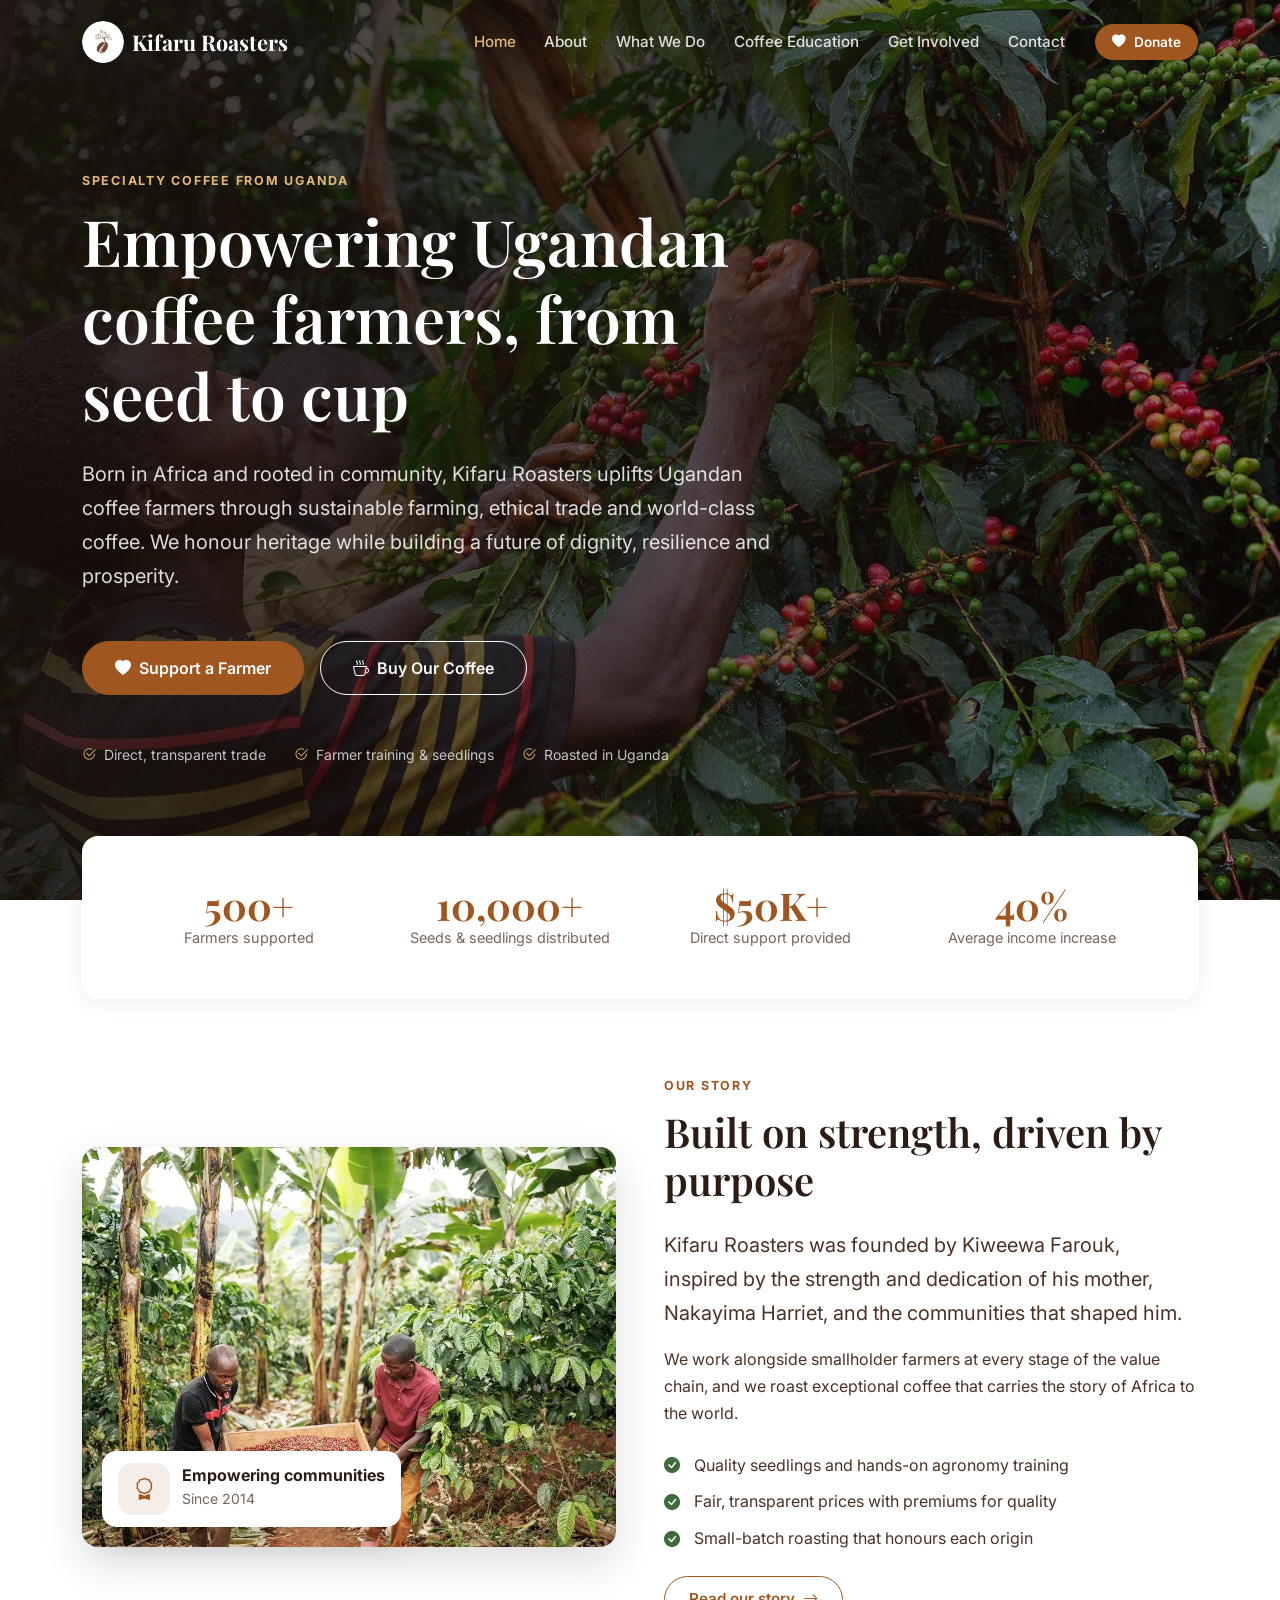
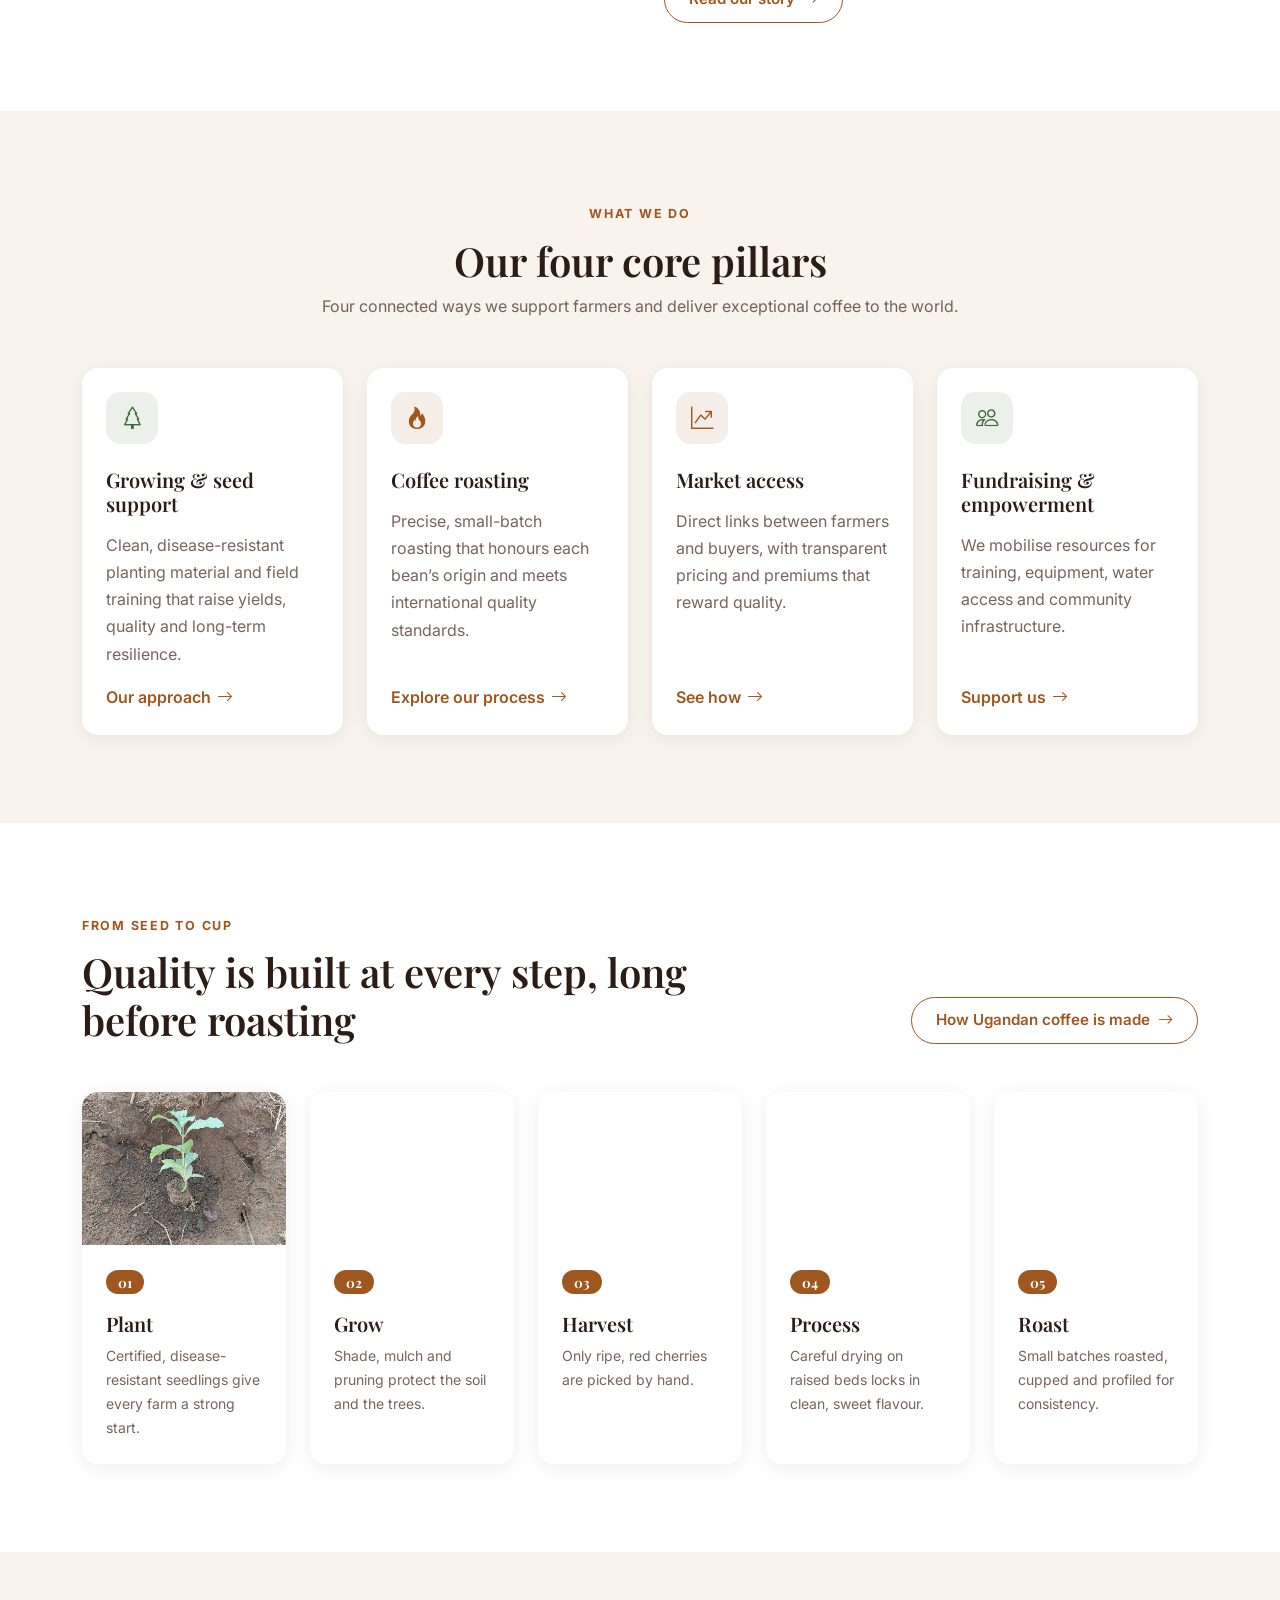
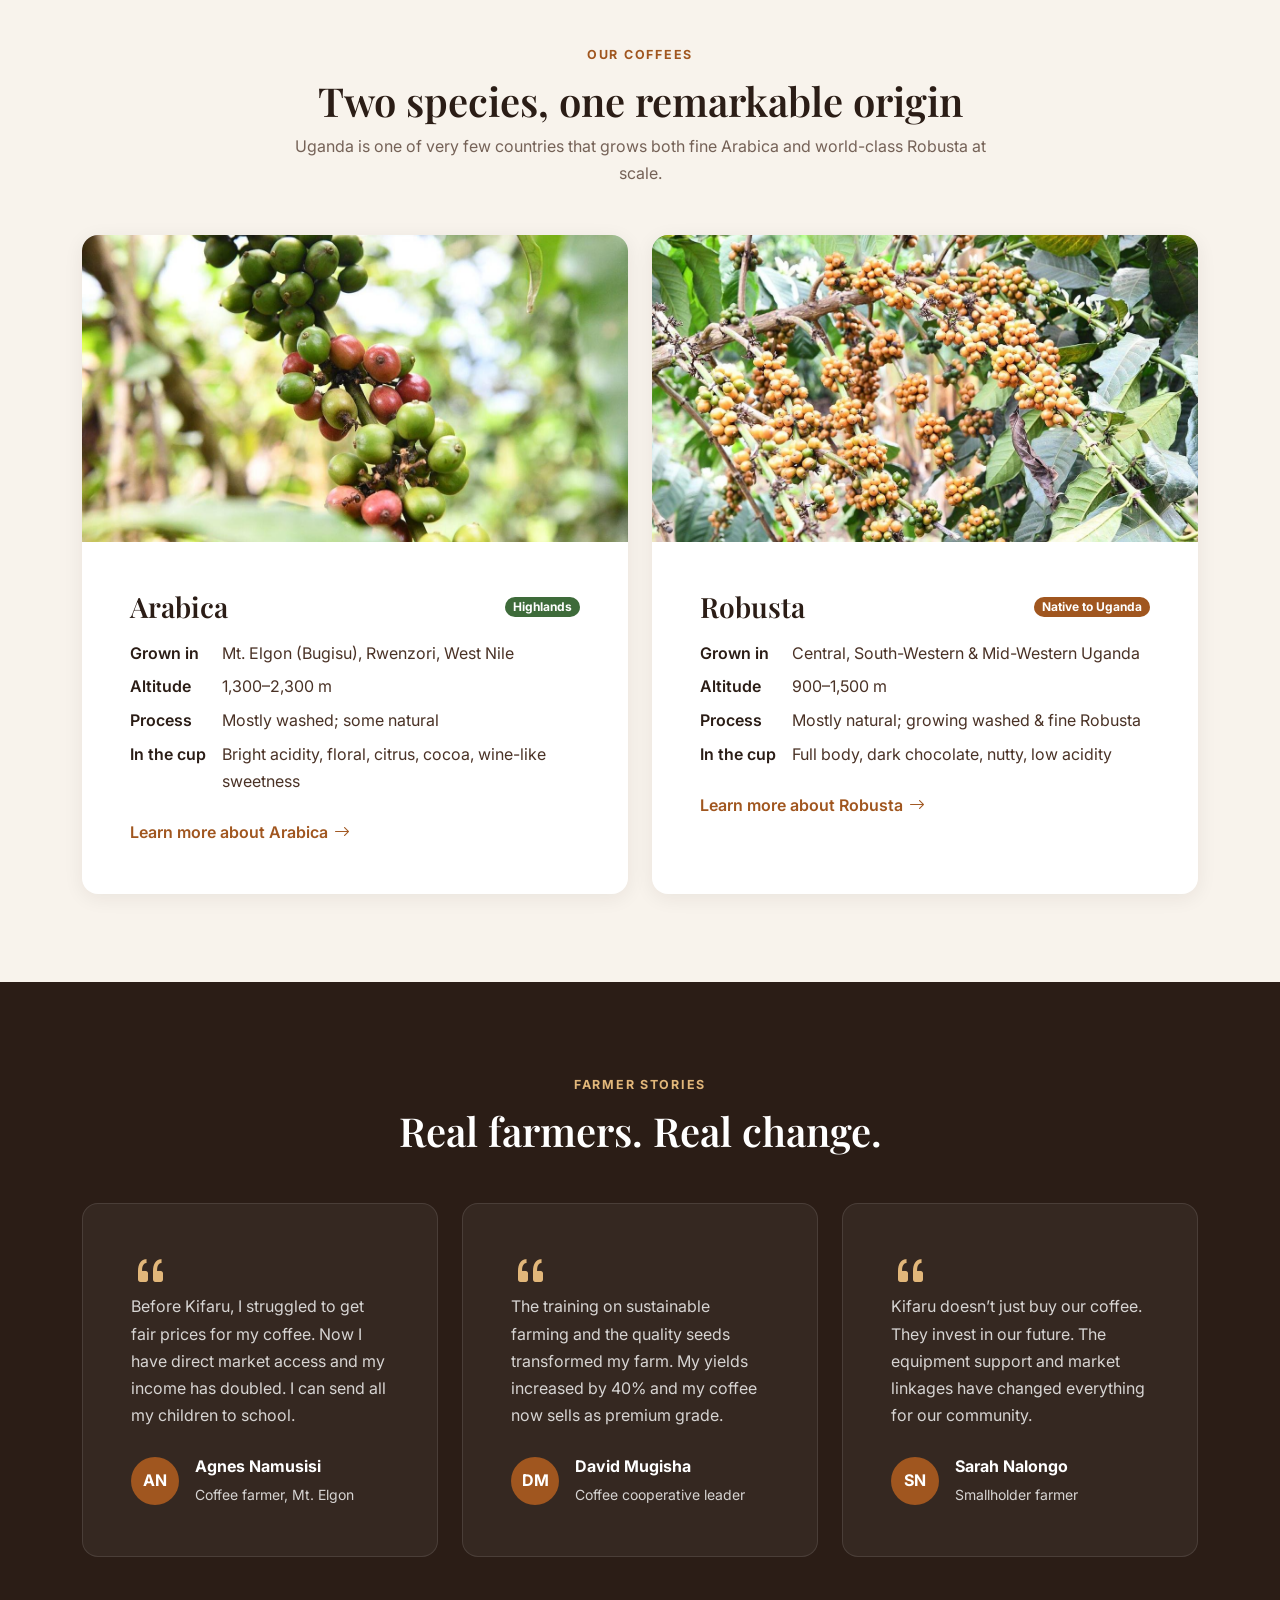
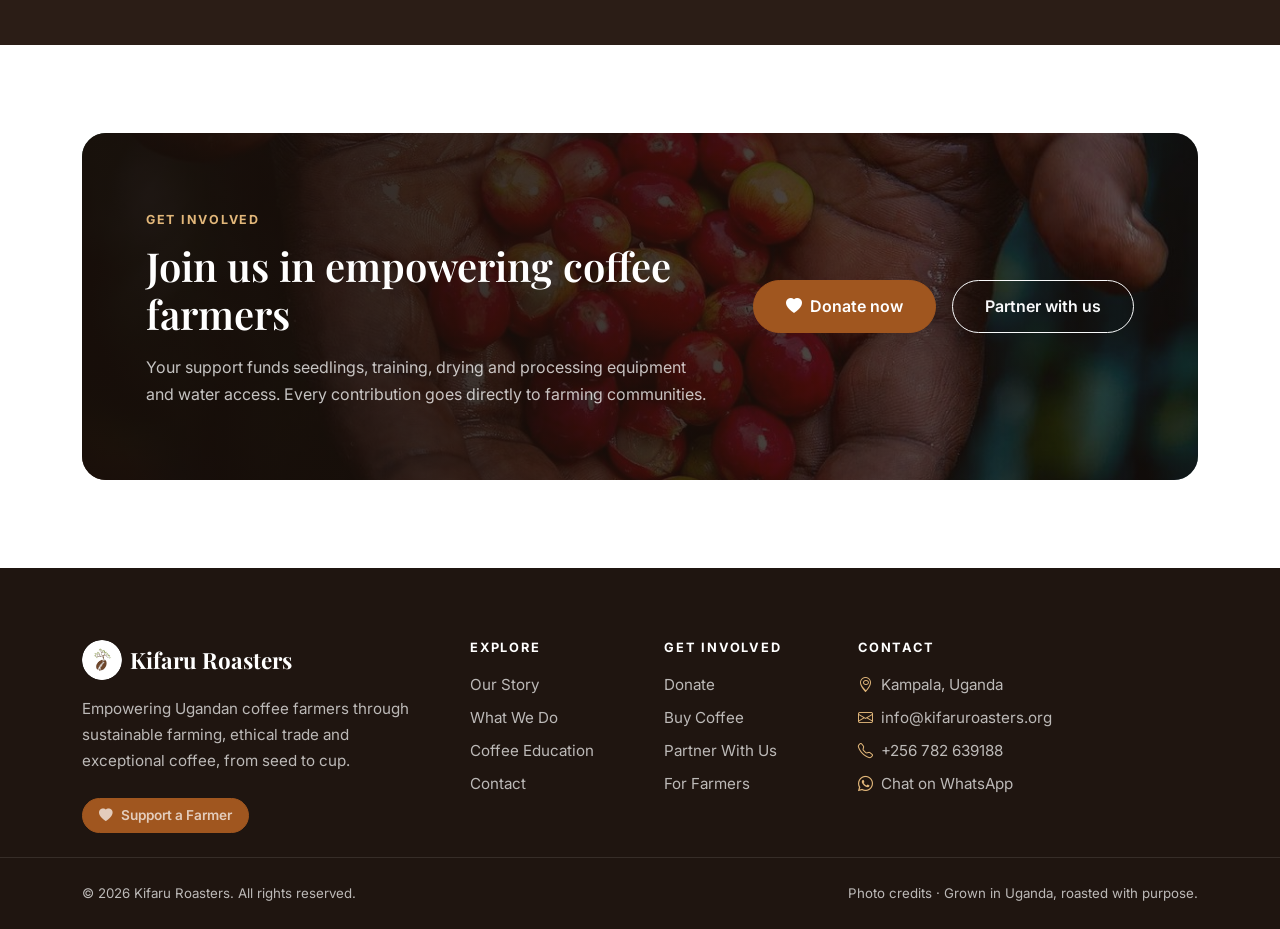
<file: index.html>
<!DOCTYPE html>
<html lang="en">

<head>
  <meta charset="utf-8">
  <meta name="viewport" content="width=device-width, initial-scale=1">
  <title>Kifaru Roasters | Empowering Ugandan Coffee Farmers</title>
  <meta name="description" content="Born in Africa and rooted in community, Kifaru Roasters uplifts Ugandan coffee farmers through sustainable farming, ethical trade and world-class coffee.">
  <link rel="canonical" href="https://kifaruroasters.com/">
  <meta name="theme-color" content="#2b1d16">

  <meta property="og:type" content="website">
  <meta property="og:site_name" content="Kifaru Roasters">
  <meta property="og:url" content="https://kifaruroasters.com/">
  <meta property="og:title" content="Kifaru Roasters | Empowering Ugandan Coffee Farmers">
  <meta property="og:description" content="Born in Africa and rooted in community, Kifaru Roasters uplifts Ugandan coffee farmers through sustainable farming, ethical trade and world-class coffee.">
  <meta property="og:image" content="https://kifaruroasters.com/assets/img/photos/hero.jpg">
  <meta name="twitter:card" content="summary_large_image">

  <link rel="icon" href="assets/img/favicon.png">
  <link rel="apple-touch-icon" href="assets/img/apple-touch-icon.png">

  <link rel="preconnect" href="https://fonts.googleapis.com">
  <link rel="preconnect" href="https://fonts.gstatic.com" crossorigin>
  <link href="https://fonts.googleapis.com/css2?family=Inter:wght@400;500;600;700&family=Playfair+Display:ital,wght@0,500;0,600;0,700;1,500&display=swap" rel="stylesheet">

  <link href="assets/vendor/bootstrap/css/bootstrap.min.css" rel="stylesheet">
  <link href="assets/vendor/bootstrap-icons/bootstrap-icons.min.css" rel="stylesheet">
  <link href="assets/vendor/aos/aos.css" rel="stylesheet">
  <link href="assets/css/main.css" rel="stylesheet">
  <script type="application/ld+json">
  {
    "@context": "https://schema.org",
    "@type": "Organization",
    "name": "Kifaru Roasters",
    "url": "https://kifaruroasters.com/",
    "logo": "https://kifaruroasters.com/assets/img/logo.png",
    "email": "info@kifaruroasters.org",
    "telephone": "+256 782 639188",
    "founder": { "@type": "Person", "name": "Kiweewa Farouk" },
    "address": { "@type": "PostalAddress", "addressLocality": "Kampala", "addressCountry": "UG" },
    "description": "Purpose-driven Ugandan coffee company supporting smallholder farmers with seedlings, training and fair market access, and roasting specialty Ugandan coffee."
  }
  </script>
</head>

<body>
  <a class="visually-hidden-focusable position-absolute top-0 start-0 m-2 btn btn-primary" style="z-index:2000" href="#main">Skip to content</a>

  <nav class="navbar navbar-expand-lg navbar-dark navbar-kf fixed-top" aria-label="Main navigation">
    <div class="container">
      <a class="navbar-brand d-flex align-items-center gap-2" href="index.html">
        <img src="assets/img/logo.png" alt="" width="42" height="42" class="rounded-circle">
        <span>Kifaru Roasters</span>
      </a>
      <button class="navbar-toggler" type="button" data-bs-toggle="collapse" data-bs-target="#mainNav" aria-controls="mainNav" aria-expanded="false" aria-label="Toggle navigation">
        <span class="navbar-toggler-icon"></span>
      </button>
      <div class="collapse navbar-collapse" id="mainNav">
        <ul class="navbar-nav ms-auto mb-3 mb-lg-0 align-items-lg-center">
            <li class="nav-item"><a class="nav-link active" href="index.html" aria-current="page">Home</a></li>
            <li class="nav-item"><a class="nav-link" href="about.html">About</a></li>
            <li class="nav-item"><a class="nav-link" href="services.html">What We Do</a></li>
            <li class="nav-item"><a class="nav-link" href="coffee-education.html">Coffee Education</a></li>
            <li class="nav-item"><a class="nav-link" href="get-involved.html">Get Involved</a></li>
            <li class="nav-item"><a class="nav-link" href="contact.html">Contact</a></li>
        </ul>
        <a href="get-involved.html#donate" class="btn btn-primary btn-sm ms-lg-3"><i class="bi bi-heart-fill"></i> Donate</a>
      </div>
    </div>
  </nav>

  <main id="main">

    <section class="hero d-flex align-items-center" style="background-image: url('assets/img/photos/hero.jpg')">
      <div class="container">
        <div class="row">
          <div class="col-lg-9 col-xl-8" data-aos="fade-up">
            <span class="eyebrow">Specialty coffee from Uganda</span>
            <h1 class="display-3 mb-4">Empowering Ugandan coffee farmers, from seed to cup</h1>
            <p class="lead mb-5 pe-lg-5">Born in Africa and rooted in community, Kifaru Roasters uplifts Ugandan coffee farmers through sustainable farming, ethical trade and world-class coffee. We honour heritage while building a future of dignity, resilience and prosperity.</p>
            <div class="d-flex flex-wrap gap-3 mb-5">
              <a href="get-involved.html#donate" class="btn btn-primary btn-lg"><i class="bi bi-heart-fill"></i> Support a Farmer</a>
              <a href="get-involved.html#buy" class="btn btn-outline-light btn-lg"><i class="bi bi-cup-hot"></i> Buy Our Coffee</a>
            </div>
            <ul class="list-inline small mb-0 text-white text-opacity-75">
              <li class="list-inline-item me-4"><i class="bi bi-check2-circle text-crema me-1"></i> Direct, transparent trade</li>
              <li class="list-inline-item me-4"><i class="bi bi-check2-circle text-crema me-1"></i> Farmer training &amp; seedlings</li>
              <li class="list-inline-item"><i class="bi bi-check2-circle text-crema me-1"></i> Roasted in Uganda</li>
            </ul>
          </div>
        </div>
      </div>
    </section>

    <section class="pb-5">
      <div class="container">
        <div class="card stats-bar p-4 p-lg-5">
          <div class="row g-4 text-center">
          <div class="col-6 col-lg-3" data-aos="fade-up" data-aos-delay="0">
            <div class="stat-value">500+</div>
            <div class="stat-label">Farmers supported</div>
          </div>
          <div class="col-6 col-lg-3" data-aos="fade-up" data-aos-delay="100">
            <div class="stat-value">10,000+</div>
            <div class="stat-label">Seeds &amp; seedlings distributed</div>
          </div>
          <div class="col-6 col-lg-3" data-aos="fade-up" data-aos-delay="200">
            <div class="stat-value">$50K+</div>
            <div class="stat-label">Direct support provided</div>
          </div>
          <div class="col-6 col-lg-3" data-aos="fade-up" data-aos-delay="300">
            <div class="stat-value">40%</div>
            <div class="stat-label">Average income increase</div>
          </div>
          </div>
        </div>
      </div>
    </section>

    <section class="section pt-4" id="story">
      <div class="container">
        <div class="row align-items-center g-4 g-lg-5">
          <div class="col-lg-6" data-aos="fade-right">
            <div class="photo-wrap">
              <div class="photo ratio ratio-4x3"><img src="assets/img/photos/harvest-tray.jpg" alt="Two Ugandan farmers carry a tray of freshly picked red coffee cherries between coffee and banana plants" width="1080" height="720" class="img-cover" loading="lazy" decoding="async"></div>
              <div class="photo-badge">
                <span class="icon-badge"><i class="bi bi-award"></i></span>
                <span><strong>Empowering communities</strong><small>Since 2014</small></span>
              </div>
            </div>
          </div>
          <div class="col-lg-6" data-aos="fade-left">
            <span class="eyebrow">Our story</span>
            <h2 class="display-6 mb-4">Built on strength, driven by purpose</h2>
            <p class="lead">Kifaru Roasters was founded by Kiweewa Farouk, inspired by the strength and dedication of his mother, Nakayima Harriet, and the communities that shaped him.</p>
            <p>We work alongside smallholder farmers at every stage of the value chain, and we roast exceptional coffee that carries the story of Africa to the world.</p>
            <ul class="list-check my-4">
              <li>Quality seedlings and hands-on agronomy training</li>
              <li>Fair, transparent prices with premiums for quality</li>
              <li>Small-batch roasting that honours each origin</li>
            </ul>
            <a href="about.html" class="btn btn-outline-primary">Read our story <i class="bi bi-arrow-right"></i></a>
          </div>
        </div>
      </div>
    </section>

    <section class="section bg-cream" id="pillars">
      <div class="container">
        <div class="section-header" data-aos="fade-up">
          <span class="eyebrow">What we do</span>
          <h2 class="display-6">Our four core pillars</h2>
          <p class="text-body-secondary mb-0">Four connected ways we support farmers and deliver exceptional coffee to the world.</p>
        </div>
        <div class="row g-4">
          <div class="col-md-6 col-lg-3" data-aos="fade-up" data-aos-delay="0">
            <div class="card card-hover h-100 p-4">
              <span class="icon-badge is-leaf mb-4"><i class="bi bi-tree"></i></span>
              <h3 class="h5 mb-3">Growing &amp; seed support</h3>
              <p class="text-body-secondary flex-grow-1">Clean, disease-resistant planting material and field training that raise yields, quality and long-term resilience.</p>
              <a href="services.html#growing" class="link-arrow">Our approach <i class="bi bi-arrow-right"></i></a>
            </div>
          </div>
          <div class="col-md-6 col-lg-3" data-aos="fade-up" data-aos-delay="100">
            <div class="card card-hover h-100 p-4">
              <span class="icon-badge mb-4"><i class="bi bi-fire"></i></span>
              <h3 class="h5 mb-3">Coffee roasting</h3>
              <p class="text-body-secondary flex-grow-1">Precise, small-batch roasting that honours each bean&rsquo;s origin and meets international quality standards.</p>
              <a href="services.html#roasting" class="link-arrow">Explore our process <i class="bi bi-arrow-right"></i></a>
            </div>
          </div>
          <div class="col-md-6 col-lg-3" data-aos="fade-up" data-aos-delay="200">
            <div class="card card-hover h-100 p-4">
              <span class="icon-badge mb-4"><i class="bi bi-graph-up-arrow"></i></span>
              <h3 class="h5 mb-3">Market access</h3>
              <p class="text-body-secondary flex-grow-1">Direct links between farmers and buyers, with transparent pricing and premiums that reward quality.</p>
              <a href="services.html#market" class="link-arrow">See how <i class="bi bi-arrow-right"></i></a>
            </div>
          </div>
          <div class="col-md-6 col-lg-3" data-aos="fade-up" data-aos-delay="300">
            <div class="card card-hover h-100 p-4">
              <span class="icon-badge is-leaf mb-4"><i class="bi bi-people"></i></span>
              <h3 class="h5 mb-3">Fundraising &amp; empowerment</h3>
              <p class="text-body-secondary flex-grow-1">We mobilise resources for training, equipment, water access and community infrastructure.</p>
              <a href="get-involved.html#donate" class="link-arrow">Support us <i class="bi bi-arrow-right"></i></a>
            </div>
          </div>
        </div>
      </div>
    </section>

    <section class="section" id="seed-to-cup">
      <div class="container">
        <div class="row align-items-end mb-5 g-4">
          <div class="col-lg-7" data-aos="fade-up">
            <span class="eyebrow">From seed to cup</span>
            <h2 class="display-6 mb-0">Quality is built at every step, long before roasting</h2>
          </div>
          <div class="col-lg-5 text-lg-end" data-aos="fade-up">
            <a href="coffee-education.html#processing" class="btn btn-outline-primary">How Ugandan coffee is made <i class="bi bi-arrow-right"></i></a>
          </div>
        </div>
        <div class="row row-cols-1 row-cols-sm-2 row-cols-lg-5 g-4">
          <div class="col" data-aos="fade-up" data-aos-delay="0">
            <div class="card h-100 overflow-hidden">
              <div class="ratio ratio-4x3"><img src="assets/img/photos/seedling-planting.jpg" alt="A young coffee seedling freshly transplanted into a planting hole" width="800" height="1062" class="img-cover" loading="lazy" decoding="async"></div>
              <div class="card-body p-4">
                <span class="step-num">01</span>
                <h3 class="h5 mt-3 mb-2">Plant</h3>
                <p class="small text-body-secondary mb-0">Certified, disease-resistant seedlings give every farm a strong start.</p>
              </div>
            </div>
          </div>
          <div class="col" data-aos="fade-up" data-aos-delay="100">
            <div class="card h-100 overflow-hidden">
              <div class="ratio ratio-4x3"><img src="assets/img/photos/agroforestry.jpg" alt="Coffee growing under banana plants on a Ugandan smallholder farm" width="1600" height="900" class="img-cover" loading="lazy" decoding="async"></div>
              <div class="card-body p-4">
                <span class="step-num">02</span>
                <h3 class="h5 mt-3 mb-2">Grow</h3>
                <p class="small text-body-secondary mb-0">Shade, mulch and pruning protect the soil and the trees.</p>
              </div>
            </div>
          </div>
          <div class="col" data-aos="fade-up" data-aos-delay="200">
            <div class="card h-100 overflow-hidden">
              <div class="ratio ratio-4x3"><img src="assets/img/photos/hand-picking.jpg" alt="A farmer&amp;rsquo;s hand selectively picking ripe red coffee cherries" width="1200" height="800" class="img-cover" loading="lazy" decoding="async"></div>
              <div class="card-body p-4">
                <span class="step-num">03</span>
                <h3 class="h5 mt-3 mb-2">Harvest</h3>
                <p class="small text-body-secondary mb-0">Only ripe, red cherries are picked by hand.</p>
              </div>
            </div>
          </div>
          <div class="col" data-aos="fade-up" data-aos-delay="300">
            <div class="card h-100 overflow-hidden">
              <div class="ratio ratio-4x3"><img src="assets/img/photos/raised-beds.jpg" alt="Two women spreading coffee cherries on a raised drying bed" width="1200" height="900" class="img-cover" loading="lazy" decoding="async"></div>
              <div class="card-body p-4">
                <span class="step-num">04</span>
                <h3 class="h5 mt-3 mb-2">Process</h3>
                <p class="small text-body-secondary mb-0">Careful drying on raised beds locks in clean, sweet flavour.</p>
              </div>
            </div>
          </div>
          <div class="col" data-aos="fade-up" data-aos-delay="400">
            <div class="card h-100 overflow-hidden">
              <div class="ratio ratio-4x3"><img src="assets/img/photos/roaster-at-work.jpg" alt="A roaster in a white coat checking beans in a drum roaster in Uganda" width="1200" height="800" class="img-cover" loading="lazy" decoding="async"></div>
              <div class="card-body p-4">
                <span class="step-num">05</span>
                <h3 class="h5 mt-3 mb-2">Roast</h3>
                <p class="small text-body-secondary mb-0">Small batches roasted, cupped and profiled for consistency.</p>
              </div>
            </div>
          </div>
        </div>
      </div>
    </section>

    <section class="section bg-cream" id="coffee-types">
      <div class="container">
        <div class="section-header" data-aos="fade-up">
          <span class="eyebrow">Our coffees</span>
          <h2 class="display-6">Two species, one remarkable origin</h2>
          <p class="text-body-secondary mb-0">Uganda is one of very few countries that grows both fine Arabica and world-class Robusta at scale.</p>
        </div>
        <div class="row g-4">
          <div class="col-lg-6" data-aos="fade-up" data-aos-delay="0">
            <div class="card h-100 overflow-hidden">
              <div class="ratio ratio-16x9"><img src="assets/img/photos/ripe-cherries.jpg" alt="Clusters of ripening red and green coffee cherries on a Ugandan coffee branch" width="1200" height="800" class="img-cover" loading="lazy" decoding="async"></div>
              <div class="card-body p-4 p-lg-5">
                <div class="d-flex align-items-center justify-content-between mb-3">
                  <h3 class="h3 mb-0">Arabica</h3>
                  <span class="badge rounded-pill text-bg-success">Highlands</span>
                </div>
                <dl class="fact-list mb-4">
                  <dt>Grown in</dt><dd>Mt. Elgon (Bugisu), Rwenzori, West Nile</dd>
                  <dt>Altitude</dt><dd>1,300&ndash;2,300 m</dd>
                  <dt>Process</dt><dd>Mostly washed; some natural</dd>
                  <dt>In the cup</dt><dd>Bright acidity, floral, citrus, cocoa, wine-like sweetness</dd>
                </dl>
                <a href="coffee-education.html#arabica" class="link-arrow">Learn more about Arabica <i class="bi bi-arrow-right"></i></a>
              </div>
            </div>
          </div>
          <div class="col-lg-6" data-aos="fade-up" data-aos-delay="100">
            <div class="card h-100 overflow-hidden">
              <div class="ratio ratio-16x9"><img src="assets/img/photos/robusta-clusters.jpg" alt="Dense clusters of ripening Robusta coffee cherries along a branch" width="1200" height="800" class="img-cover" loading="lazy" decoding="async"></div>
              <div class="card-body p-4 p-lg-5">
                <div class="d-flex align-items-center justify-content-between mb-3">
                  <h3 class="h3 mb-0">Robusta</h3>
                  <span class="badge rounded-pill text-bg-primary">Native to Uganda</span>
                </div>
                <dl class="fact-list mb-4">
                  <dt>Grown in</dt><dd>Central, South-Western &amp; Mid-Western Uganda</dd>
                  <dt>Altitude</dt><dd>900&ndash;1,500 m</dd>
                  <dt>Process</dt><dd>Mostly natural; growing washed &amp; fine Robusta</dd>
                  <dt>In the cup</dt><dd>Full body, dark chocolate, nutty, low acidity</dd>
                </dl>
                <a href="coffee-education.html#robusta" class="link-arrow">Learn more about Robusta <i class="bi bi-arrow-right"></i></a>
              </div>
            </div>
          </div>
        </div>
      </div>
    </section>

    <section class="section bg-espresso" id="stories">
      <div class="container">
        <div class="section-header" data-aos="fade-up">
          <span class="eyebrow">Farmer stories</span>
          <h2 class="display-6">Real farmers. Real change.</h2>
        </div>
        <div class="row g-4">
          <div class="col-lg-4" data-aos="fade-up" data-aos-delay="0">
            <figure class="card quote-card h-100 p-4 p-lg-5 mb-0">
              <i class="bi bi-quote" aria-hidden="true"></i>
              <blockquote class="flex-grow-1 mb-4"><p class="mb-0">Before Kifaru, I struggled to get fair prices for my coffee. Now I have direct market access and my income has doubled. I can send all my children to school.</p></blockquote>
              <figcaption class="d-flex align-items-center gap-3">
                <span class="avatar" aria-hidden="true">AN</span>
                <span><strong class="d-block text-white">Agnes Namusisi</strong><small>Coffee farmer, Mt. Elgon</small></span>
              </figcaption>
            </figure>
          </div>
          <div class="col-lg-4" data-aos="fade-up" data-aos-delay="100">
            <figure class="card quote-card h-100 p-4 p-lg-5 mb-0">
              <i class="bi bi-quote" aria-hidden="true"></i>
              <blockquote class="flex-grow-1 mb-4"><p class="mb-0">The training on sustainable farming and the quality seeds transformed my farm. My yields increased by 40% and my coffee now sells as premium grade.</p></blockquote>
              <figcaption class="d-flex align-items-center gap-3">
                <span class="avatar" aria-hidden="true">DM</span>
                <span><strong class="d-block text-white">David Mugisha</strong><small>Coffee cooperative leader</small></span>
              </figcaption>
            </figure>
          </div>
          <div class="col-lg-4" data-aos="fade-up" data-aos-delay="200">
            <figure class="card quote-card h-100 p-4 p-lg-5 mb-0">
              <i class="bi bi-quote" aria-hidden="true"></i>
              <blockquote class="flex-grow-1 mb-4"><p class="mb-0">Kifaru doesn&rsquo;t just buy our coffee. They invest in our future. The equipment support and market linkages have changed everything for our community.</p></blockquote>
              <figcaption class="d-flex align-items-center gap-3">
                <span class="avatar" aria-hidden="true">SN</span>
                <span><strong class="d-block text-white">Sarah Nalongo</strong><small>Smallholder farmer</small></span>
              </figcaption>
            </figure>
          </div>
        </div>
      </div>
    </section>

    <section class="section">
      <div class="container">
        <div class="cta-banner p-4 p-md-5" style="background-image: url('assets/img/photos/cherries-in-hands.jpg')" data-aos="zoom-in">
          <div class="row align-items-center g-4 py-lg-4 px-lg-3">
            <div class="col-lg-7">
              <span class="eyebrow">Get involved</span>
              <h2 class="display-6 mb-3">Join us in empowering coffee farmers</h2>
              <p class="mb-0 text-white text-opacity-75">Your support funds seedlings, training, drying and processing equipment and water access. Every contribution goes directly to farming communities.</p>
            </div>
            <div class="col-lg-5 d-flex flex-wrap gap-3 justify-content-lg-end">
              <a href="get-involved.html#donate" class="btn btn-primary btn-lg"><i class="bi bi-heart-fill"></i> Donate now</a>
              <a href="get-involved.html#partner" class="btn btn-outline-light btn-lg">Partner with us</a>
            </div>
          </div>
        </div>
      </div>
    </section>

  </main>

  <footer class="site-footer pt-5">
    <div class="container py-4">
      <div class="row g-4 g-lg-5">
        <div class="col-lg-4">
          <a href="index.html" class="d-inline-flex align-items-center gap-2 mb-3 footer-brand">
            <img src="assets/img/logo.png" alt="" width="40" height="40" class="rounded-circle">
            Kifaru Roasters
          </a>
          <p class="mb-4">Empowering Ugandan coffee farmers through sustainable farming, ethical trade and exceptional coffee, from seed to cup.</p>
          <a href="get-involved.html#donate" class="btn btn-primary btn-sm"><i class="bi bi-heart-fill"></i> Support a Farmer</a>
        </div>
        <div class="col-6 col-md-4 col-lg-2">
          <h2>Explore</h2>
          <ul class="list-unstyled mb-0">
            <li><a href="about.html">Our Story</a></li>
            <li><a href="services.html">What We Do</a></li>
            <li><a href="coffee-education.html">Coffee Education</a></li>
            <li><a href="contact.html">Contact</a></li>
          </ul>
        </div>
        <div class="col-6 col-md-4 col-lg-2">
          <h2>Get Involved</h2>
          <ul class="list-unstyled mb-0">
            <li><a href="get-involved.html#donate">Donate</a></li>
            <li><a href="get-involved.html#buy">Buy Coffee</a></li>
            <li><a href="get-involved.html#partner">Partner With Us</a></li>
            <li><a href="get-involved.html#farmers">For Farmers</a></li>
          </ul>
        </div>
        <div class="col-md-4 col-lg-4">
          <h2>Contact</h2>
          <ul class="list-unstyled mb-0">
            <li class="d-flex gap-2"><i class="bi bi-geo-alt text-crema"></i> Kampala, Uganda</li>
            <li class="d-flex gap-2"><i class="bi bi-envelope text-crema"></i> <a href="mailto:info@kifaruroasters.org">info@kifaruroasters.org</a></li>
            <li class="d-flex gap-2"><i class="bi bi-telephone text-crema"></i> <a href="tel:+256782639188">+256 782 639188</a></li>
            <li class="d-flex gap-2"><i class="bi bi-whatsapp text-crema"></i> <a href="https://wa.me/256782639188" target="_blank" rel="noopener">Chat on WhatsApp</a></li>
          </ul>
        </div>
      </div>
    </div>
    <div class="border-top py-4">
      <div class="container d-flex flex-column flex-md-row justify-content-between gap-2 small">
        <p class="mb-0">&copy; <span data-year>2026</span> Kifaru Roasters. All rights reserved.</p>
        <p class="mb-0"><a href="credits.html">Photo credits</a> &middot; Grown in Uganda, roasted with purpose.</p>
      </div>
    </div>
  </footer>

  <a href="#" class="back-to-top" aria-label="Back to top"><i class="bi bi-arrow-up-short"></i></a>

  <script src="assets/vendor/bootstrap/js/bootstrap.bundle.min.js"></script>
  <script src="assets/vendor/aos/aos.js"></script>
  <script src="assets/js/main.js"></script>
</body>

</html>
</file>
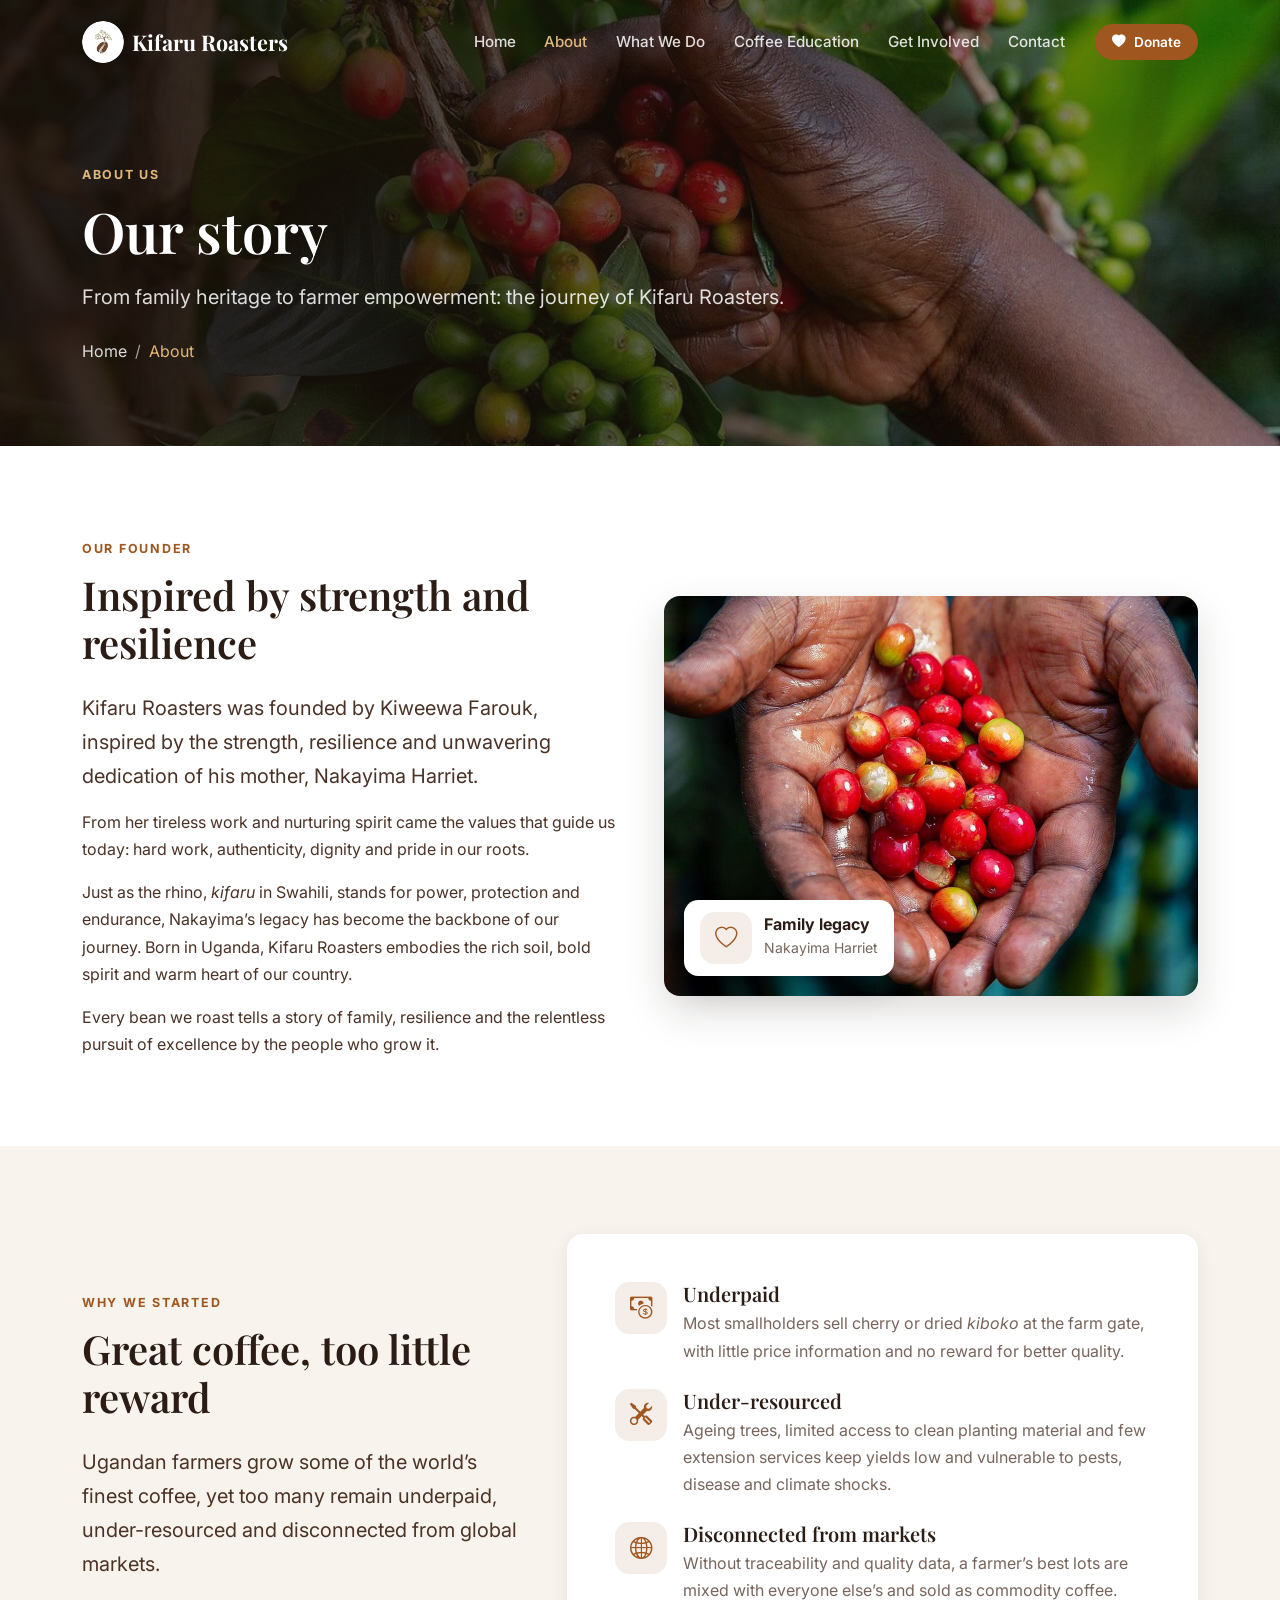
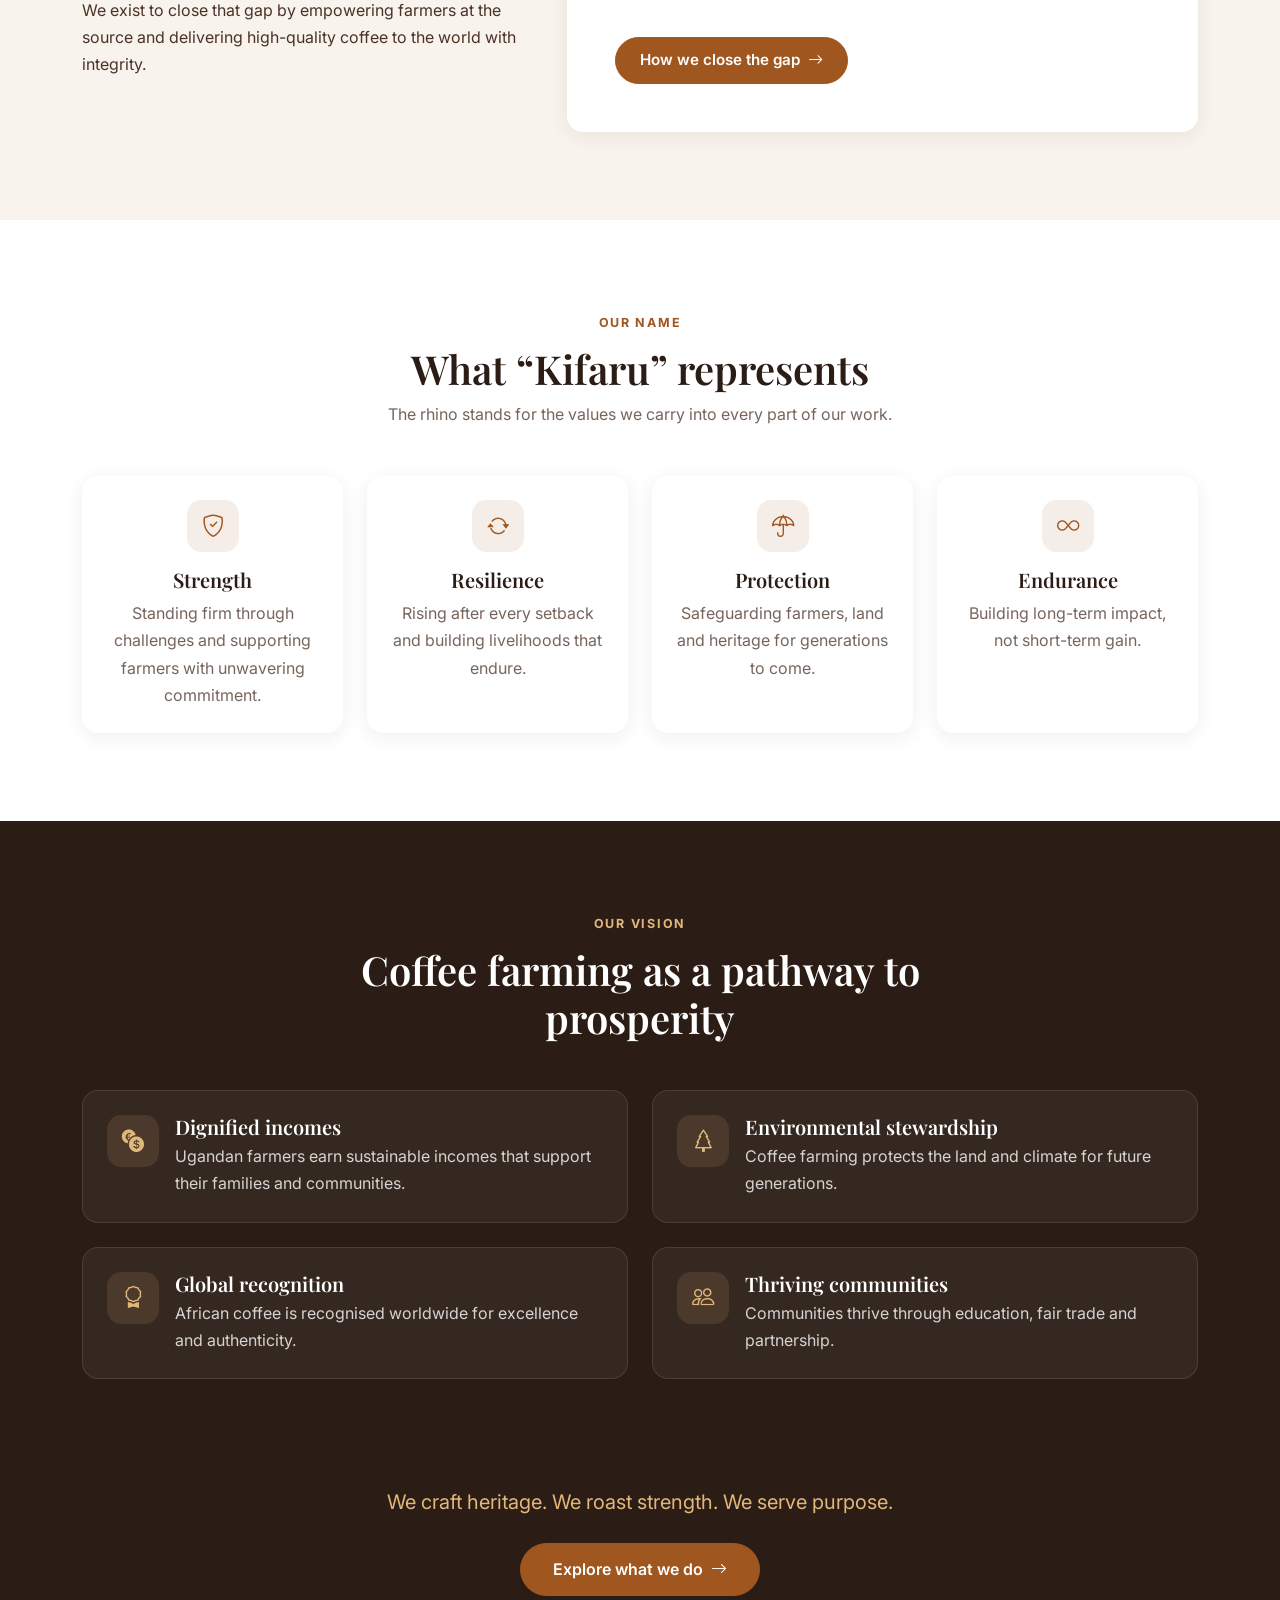
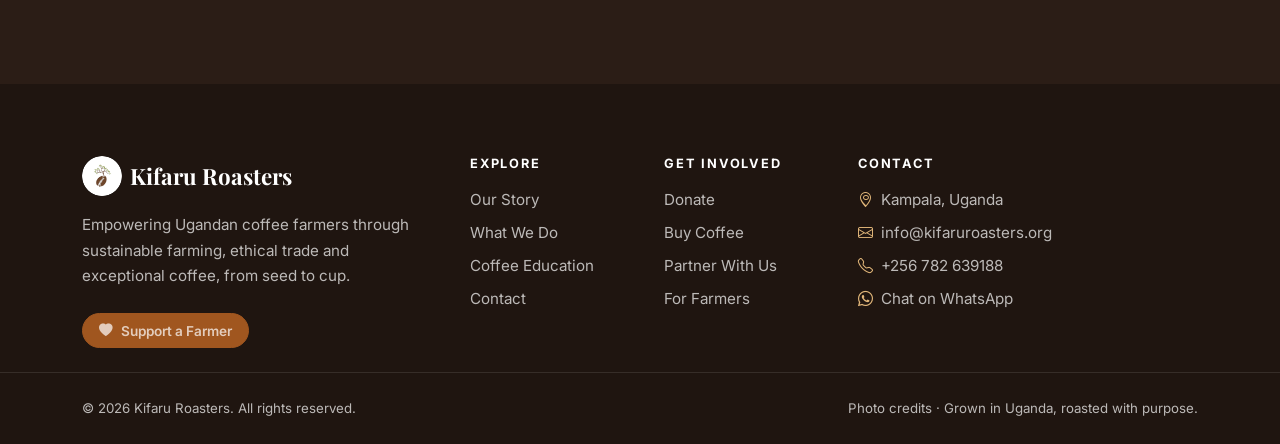
<file: about.html>
<!DOCTYPE html>
<html lang="en">

<head>
  <meta charset="utf-8">
  <meta name="viewport" content="width=device-width, initial-scale=1">
  <title>About Us | Kifaru Roasters</title>
  <meta name="description" content="The story of Kifaru Roasters, founded by Kiweewa Farouk and inspired by the strength of his mother, Nakayima Harriet.">
  <link rel="canonical" href="https://kifaruroasters.com/about.html">
  <meta name="theme-color" content="#2b1d16">

  <meta property="og:type" content="website">
  <meta property="og:site_name" content="Kifaru Roasters">
  <meta property="og:url" content="https://kifaruroasters.com/about.html">
  <meta property="og:title" content="About Us | Kifaru Roasters">
  <meta property="og:description" content="The story of Kifaru Roasters, founded by Kiweewa Farouk and inspired by the strength of his mother, Nakayima Harriet.">
  <meta property="og:image" content="https://kifaruroasters.com/assets/img/photos/hand-picking.jpg">
  <meta name="twitter:card" content="summary_large_image">

  <link rel="icon" href="assets/img/favicon.png">
  <link rel="apple-touch-icon" href="assets/img/apple-touch-icon.png">

  <link rel="preconnect" href="https://fonts.googleapis.com">
  <link rel="preconnect" href="https://fonts.gstatic.com" crossorigin>
  <link href="https://fonts.googleapis.com/css2?family=Inter:wght@400;500;600;700&family=Playfair+Display:ital,wght@0,500;0,600;0,700;1,500&display=swap" rel="stylesheet">

  <link href="assets/vendor/bootstrap/css/bootstrap.min.css" rel="stylesheet">
  <link href="assets/vendor/bootstrap-icons/bootstrap-icons.min.css" rel="stylesheet">
  <link href="assets/vendor/aos/aos.css" rel="stylesheet">
  <link href="assets/css/main.css" rel="stylesheet">
</head>

<body>
  <a class="visually-hidden-focusable position-absolute top-0 start-0 m-2 btn btn-primary" style="z-index:2000" href="#main">Skip to content</a>

  <nav class="navbar navbar-expand-lg navbar-dark navbar-kf fixed-top" aria-label="Main navigation">
    <div class="container">
      <a class="navbar-brand d-flex align-items-center gap-2" href="index.html">
        <img src="assets/img/logo.png" alt="" width="42" height="42" class="rounded-circle">
        <span>Kifaru Roasters</span>
      </a>
      <button class="navbar-toggler" type="button" data-bs-toggle="collapse" data-bs-target="#mainNav" aria-controls="mainNav" aria-expanded="false" aria-label="Toggle navigation">
        <span class="navbar-toggler-icon"></span>
      </button>
      <div class="collapse navbar-collapse" id="mainNav">
        <ul class="navbar-nav ms-auto mb-3 mb-lg-0 align-items-lg-center">
            <li class="nav-item"><a class="nav-link" href="index.html">Home</a></li>
            <li class="nav-item"><a class="nav-link active" href="about.html" aria-current="page">About</a></li>
            <li class="nav-item"><a class="nav-link" href="services.html">What We Do</a></li>
            <li class="nav-item"><a class="nav-link" href="coffee-education.html">Coffee Education</a></li>
            <li class="nav-item"><a class="nav-link" href="get-involved.html">Get Involved</a></li>
            <li class="nav-item"><a class="nav-link" href="contact.html">Contact</a></li>
        </ul>
        <a href="get-involved.html#donate" class="btn btn-primary btn-sm ms-lg-3"><i class="bi bi-heart-fill"></i> Donate</a>
      </div>
    </div>
  </nav>

  <main id="main">

    <header class="page-hero" style="background-image: url('assets/img/photos/hand-picking.jpg')">
      <div class="container">
        <div class="col-lg-8" data-aos="fade-up">
          <span class="eyebrow">About us</span>
          <h1 class="display-4 mb-3">Our story</h1>
          <p class="lead mb-4">From family heritage to farmer empowerment: the journey of Kifaru Roasters.</p>
          <nav aria-label="breadcrumb">
            <ol class="breadcrumb">
              <li class="breadcrumb-item"><a href="index.html">Home</a></li>
              <li class="breadcrumb-item active" aria-current="page">About</li>
            </ol>
          </nav>
        </div>
      </div>
    </header>

    <section class="section" id="founder">
      <div class="container">
        <div class="row align-items-center g-4 g-lg-5">
          <div class="col-lg-6 order-lg-2" data-aos="fade-left">
            <div class="photo-wrap">
              <div class="photo ratio ratio-4x3"><img src="assets/img/photos/cherries-in-hands.jpg" alt="A Ugandan farmer holding freshly picked ripe coffee cherries in cupped hands" width="1200" height="800" class="img-cover" loading="lazy" decoding="async"></div>
              <div class="photo-badge">
                <span class="icon-badge"><i class="bi bi-heart"></i></span>
                <span><strong>Family legacy</strong><small>Nakayima Harriet</small></span>
              </div>
            </div>
          </div>
          <div class="col-lg-6 order-lg-1" data-aos="fade-right">
            <span class="eyebrow">Our founder</span>
            <h2 class="display-6 mb-4">Inspired by strength and resilience</h2>
            <p class="lead">Kifaru Roasters was founded by Kiweewa Farouk, inspired by the strength, resilience and unwavering dedication of his mother, Nakayima Harriet.</p>
            <p>From her tireless work and nurturing spirit came the values that guide us today: hard work, authenticity, dignity and pride in our roots.</p>
            <p>Just as the rhino, <em>kifaru</em> in Swahili, stands for power, protection and endurance, Nakayima&rsquo;s legacy has become the backbone of our journey. Born in Uganda, Kifaru Roasters embodies the rich soil, bold spirit and warm heart of our country.</p>
            <p class="mb-0">Every bean we roast tells a story of family, resilience and the relentless pursuit of excellence by the people who grow it.</p>
          </div>
        </div>
      </div>
    </section>

    <section class="section bg-cream" id="why">
      <div class="container">
        <div class="row g-4 g-lg-5 align-items-center">
          <div class="col-lg-5" data-aos="fade-right">
            <span class="eyebrow">Why we started</span>
            <h2 class="display-6 mb-4">Great coffee, too little reward</h2>
            <p class="lead">Ugandan farmers grow some of the world&rsquo;s finest coffee, yet too many remain underpaid, under-resourced and disconnected from global markets.</p>
            <p class="mb-0">We exist to close that gap by empowering farmers at the source and delivering high-quality coffee to the world with integrity.</p>
          </div>
          <div class="col-lg-7" data-aos="fade-left">
            <div class="card p-4 p-lg-5">
              <div class="d-flex gap-3 mb-4">
                <span class="icon-badge"><i class="bi bi-cash-coin"></i></span>
                <div>
                  <h3 class="h5 mb-1">Underpaid</h3>
                  <p class="text-body-secondary mb-0">Most smallholders sell cherry or dried <em>kiboko</em> at the farm gate, with little price information and no reward for better quality.</p>
                </div>
              </div>
              <div class="d-flex gap-3 mb-4">
                <span class="icon-badge"><i class="bi bi-tools"></i></span>
                <div>
                  <h3 class="h5 mb-1">Under-resourced</h3>
                  <p class="text-body-secondary mb-0">Ageing trees, limited access to clean planting material and few extension services keep yields low and vulnerable to pests, disease and climate shocks.</p>
                </div>
              </div>
              <div class="d-flex gap-3 mb-4">
                <span class="icon-badge"><i class="bi bi-globe2"></i></span>
                <div>
                  <h3 class="h5 mb-1">Disconnected from markets</h3>
                  <p class="text-body-secondary mb-0">Without traceability and quality data, a farmer&rsquo;s best lots are mixed with everyone else&rsquo;s and sold as commodity coffee.</p>
                </div>
              </div>
              <a href="services.html" class="btn btn-primary align-self-start mt-2">How we close the gap <i class="bi bi-arrow-right"></i></a>
            </div>
          </div>
        </div>
      </div>
    </section>

    <section class="section" id="meaning">
      <div class="container">
        <div class="section-header" data-aos="fade-up">
          <span class="eyebrow">Our name</span>
          <h2 class="display-6">What &ldquo;Kifaru&rdquo; represents</h2>
          <p class="text-body-secondary mb-0">The rhino stands for the values we carry into every part of our work.</p>
        </div>
        <div class="row g-4">
          <div class="col-sm-6 col-lg-3" data-aos="fade-up" data-aos-delay="0">
            <div class="card card-hover h-100 p-4 text-center">
              <span class="icon-badge mx-auto mb-3"><i class="bi bi-shield-check"></i></span>
              <h3 class="h5">Strength</h3>
              <p class="text-body-secondary mb-0">Standing firm through challenges and supporting farmers with unwavering commitment.</p>
            </div>
          </div>
          <div class="col-sm-6 col-lg-3" data-aos="fade-up" data-aos-delay="100">
            <div class="card card-hover h-100 p-4 text-center">
              <span class="icon-badge mx-auto mb-3"><i class="bi bi-arrow-repeat"></i></span>
              <h3 class="h5">Resilience</h3>
              <p class="text-body-secondary mb-0">Rising after every setback and building livelihoods that endure.</p>
            </div>
          </div>
          <div class="col-sm-6 col-lg-3" data-aos="fade-up" data-aos-delay="200">
            <div class="card card-hover h-100 p-4 text-center">
              <span class="icon-badge mx-auto mb-3"><i class="bi bi-umbrella"></i></span>
              <h3 class="h5">Protection</h3>
              <p class="text-body-secondary mb-0">Safeguarding farmers, land and heritage for generations to come.</p>
            </div>
          </div>
          <div class="col-sm-6 col-lg-3" data-aos="fade-up" data-aos-delay="300">
            <div class="card card-hover h-100 p-4 text-center">
              <span class="icon-badge mx-auto mb-3"><i class="bi bi-infinity"></i></span>
              <h3 class="h5">Endurance</h3>
              <p class="text-body-secondary mb-0">Building long-term impact, not short-term gain.</p>
            </div>
          </div>
        </div>
      </div>
    </section>

    <section class="section bg-espresso" id="vision">
      <div class="container">
        <div class="section-header" data-aos="fade-up">
          <span class="eyebrow">Our vision</span>
          <h2 class="display-6">Coffee farming as a pathway to prosperity</h2>
        </div>
        <div class="row g-4">
          <div class="col-md-6" data-aos="fade-up" data-aos-delay="0">
            <div class="card h-100 p-4 d-flex flex-row gap-3">
              <span class="icon-badge"><i class="bi bi-currency-exchange"></i></span>
              <div>
                <h3 class="h5 mb-1">Dignified incomes</h3>
                <p class="mb-0">Ugandan farmers earn sustainable incomes that support their families and communities.</p>
              </div>
            </div>
          </div>
          <div class="col-md-6" data-aos="fade-up" data-aos-delay="100">
            <div class="card h-100 p-4 d-flex flex-row gap-3">
              <span class="icon-badge"><i class="bi bi-tree"></i></span>
              <div>
                <h3 class="h5 mb-1">Environmental stewardship</h3>
                <p class="mb-0">Coffee farming protects the land and climate for future generations.</p>
              </div>
            </div>
          </div>
          <div class="col-md-6" data-aos="fade-up" data-aos-delay="200">
            <div class="card h-100 p-4 d-flex flex-row gap-3">
              <span class="icon-badge"><i class="bi bi-award"></i></span>
              <div>
                <h3 class="h5 mb-1">Global recognition</h3>
                <p class="mb-0">African coffee is recognised worldwide for excellence and authenticity.</p>
              </div>
            </div>
          </div>
          <div class="col-md-6" data-aos="fade-up" data-aos-delay="300">
            <div class="card h-100 p-4 d-flex flex-row gap-3">
              <span class="icon-badge"><i class="bi bi-people"></i></span>
              <div>
                <h3 class="h5 mb-1">Thriving communities</h3>
                <p class="mb-0">Communities thrive through education, fair trade and partnership.</p>
              </div>
            </div>
          </div>
        </div>
        <div class="text-center mt-5 pt-3" data-aos="fade-up">
          <p class="h3 fst-italic mb-2">&ldquo;At Kifaru Roasters, we don&rsquo;t just make coffee.&rdquo;</p>
          <p class="lead text-crema mb-4">We craft heritage. We roast strength. We serve purpose.</p>
          <a href="services.html" class="btn btn-primary btn-lg">Explore what we do <i class="bi bi-arrow-right"></i></a>
        </div>
      </div>
    </section>

  </main>

  <footer class="site-footer pt-5">
    <div class="container py-4">
      <div class="row g-4 g-lg-5">
        <div class="col-lg-4">
          <a href="index.html" class="d-inline-flex align-items-center gap-2 mb-3 footer-brand">
            <img src="assets/img/logo.png" alt="" width="40" height="40" class="rounded-circle">
            Kifaru Roasters
          </a>
          <p class="mb-4">Empowering Ugandan coffee farmers through sustainable farming, ethical trade and exceptional coffee, from seed to cup.</p>
          <a href="get-involved.html#donate" class="btn btn-primary btn-sm"><i class="bi bi-heart-fill"></i> Support a Farmer</a>
        </div>
        <div class="col-6 col-md-4 col-lg-2">
          <h2>Explore</h2>
          <ul class="list-unstyled mb-0">
            <li><a href="about.html">Our Story</a></li>
            <li><a href="services.html">What We Do</a></li>
            <li><a href="coffee-education.html">Coffee Education</a></li>
            <li><a href="contact.html">Contact</a></li>
          </ul>
        </div>
        <div class="col-6 col-md-4 col-lg-2">
          <h2>Get Involved</h2>
          <ul class="list-unstyled mb-0">
            <li><a href="get-involved.html#donate">Donate</a></li>
            <li><a href="get-involved.html#buy">Buy Coffee</a></li>
            <li><a href="get-involved.html#partner">Partner With Us</a></li>
            <li><a href="get-involved.html#farmers">For Farmers</a></li>
          </ul>
        </div>
        <div class="col-md-4 col-lg-4">
          <h2>Contact</h2>
          <ul class="list-unstyled mb-0">
            <li class="d-flex gap-2"><i class="bi bi-geo-alt text-crema"></i> Kampala, Uganda</li>
            <li class="d-flex gap-2"><i class="bi bi-envelope text-crema"></i> <a href="mailto:info@kifaruroasters.org">info@kifaruroasters.org</a></li>
            <li class="d-flex gap-2"><i class="bi bi-telephone text-crema"></i> <a href="tel:+256782639188">+256 782 639188</a></li>
            <li class="d-flex gap-2"><i class="bi bi-whatsapp text-crema"></i> <a href="https://wa.me/256782639188" target="_blank" rel="noopener">Chat on WhatsApp</a></li>
          </ul>
        </div>
      </div>
    </div>
    <div class="border-top py-4">
      <div class="container d-flex flex-column flex-md-row justify-content-between gap-2 small">
        <p class="mb-0">&copy; <span data-year>2026</span> Kifaru Roasters. All rights reserved.</p>
        <p class="mb-0"><a href="credits.html">Photo credits</a> &middot; Grown in Uganda, roasted with purpose.</p>
      </div>
    </div>
  </footer>

  <a href="#" class="back-to-top" aria-label="Back to top"><i class="bi bi-arrow-up-short"></i></a>

  <script src="assets/vendor/bootstrap/js/bootstrap.bundle.min.js"></script>
  <script src="assets/vendor/aos/aos.js"></script>
  <script src="assets/js/main.js"></script>
</body>

</html>
</file>
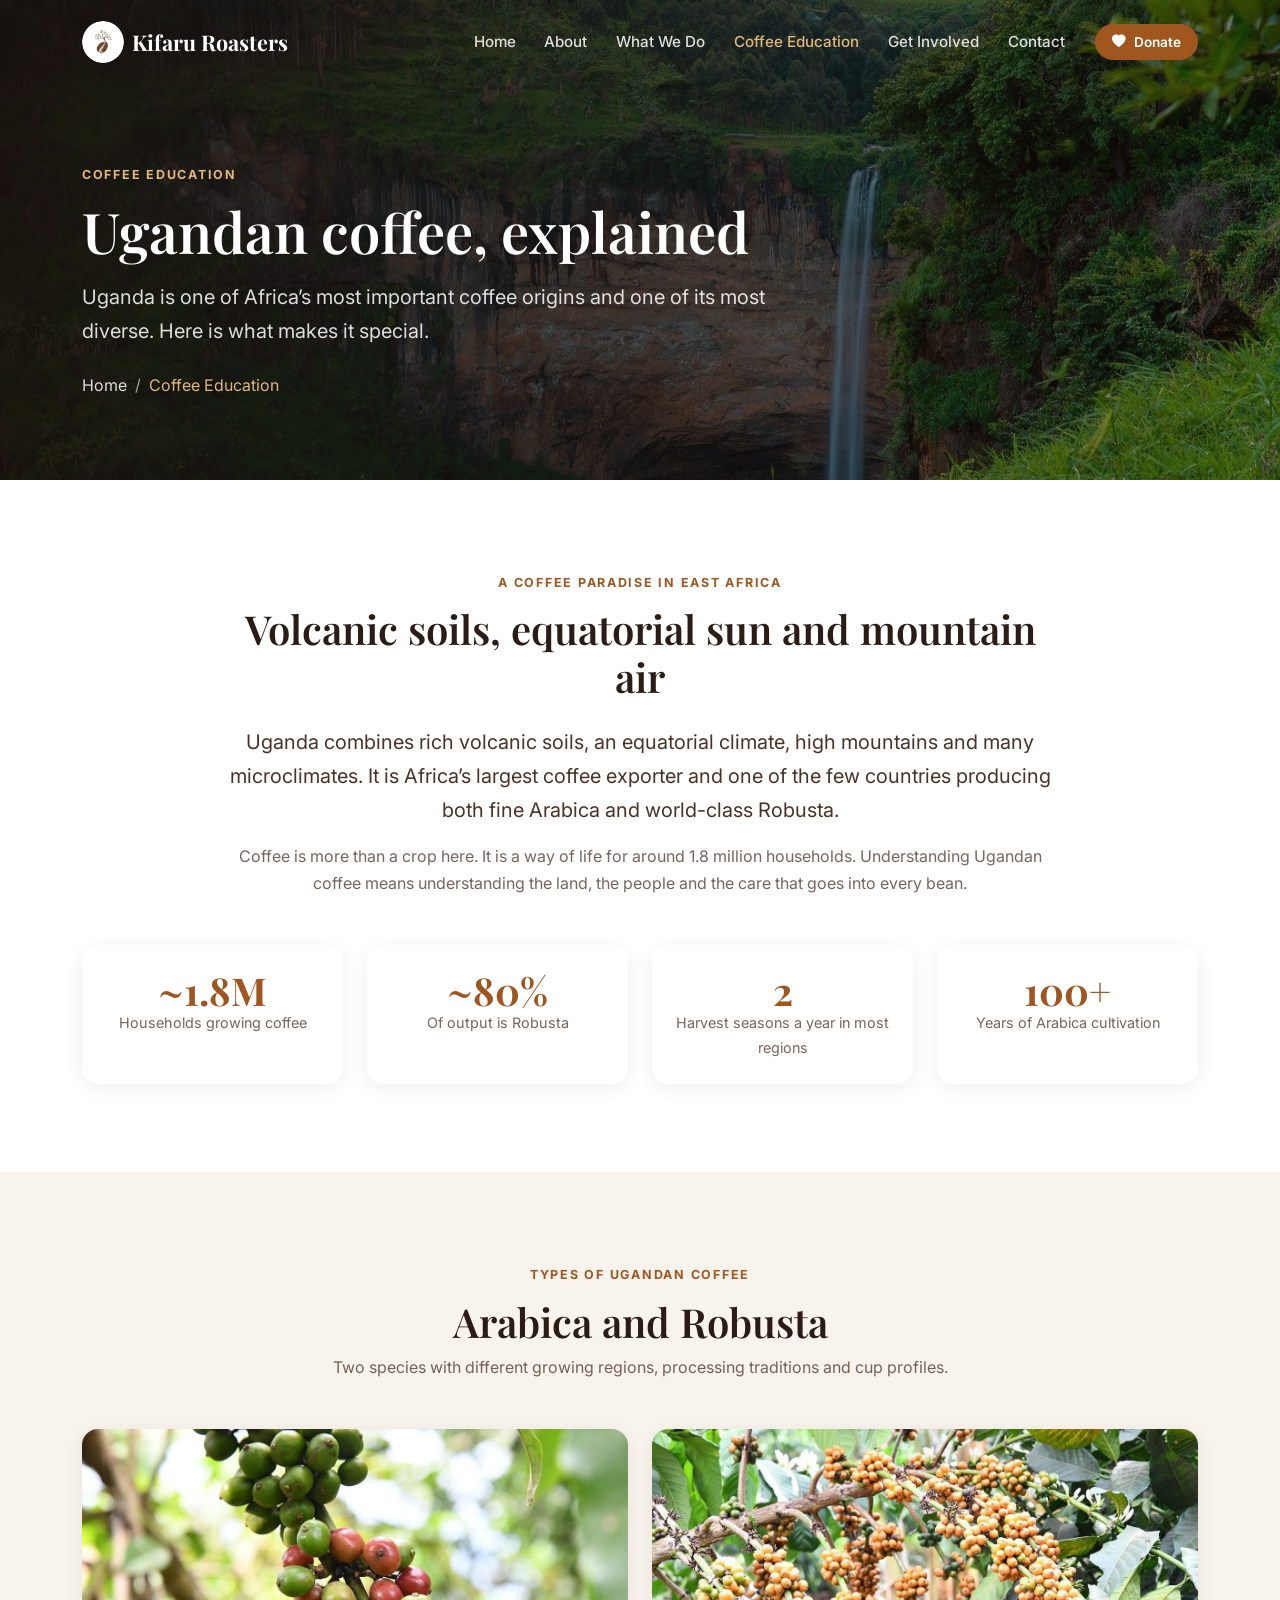
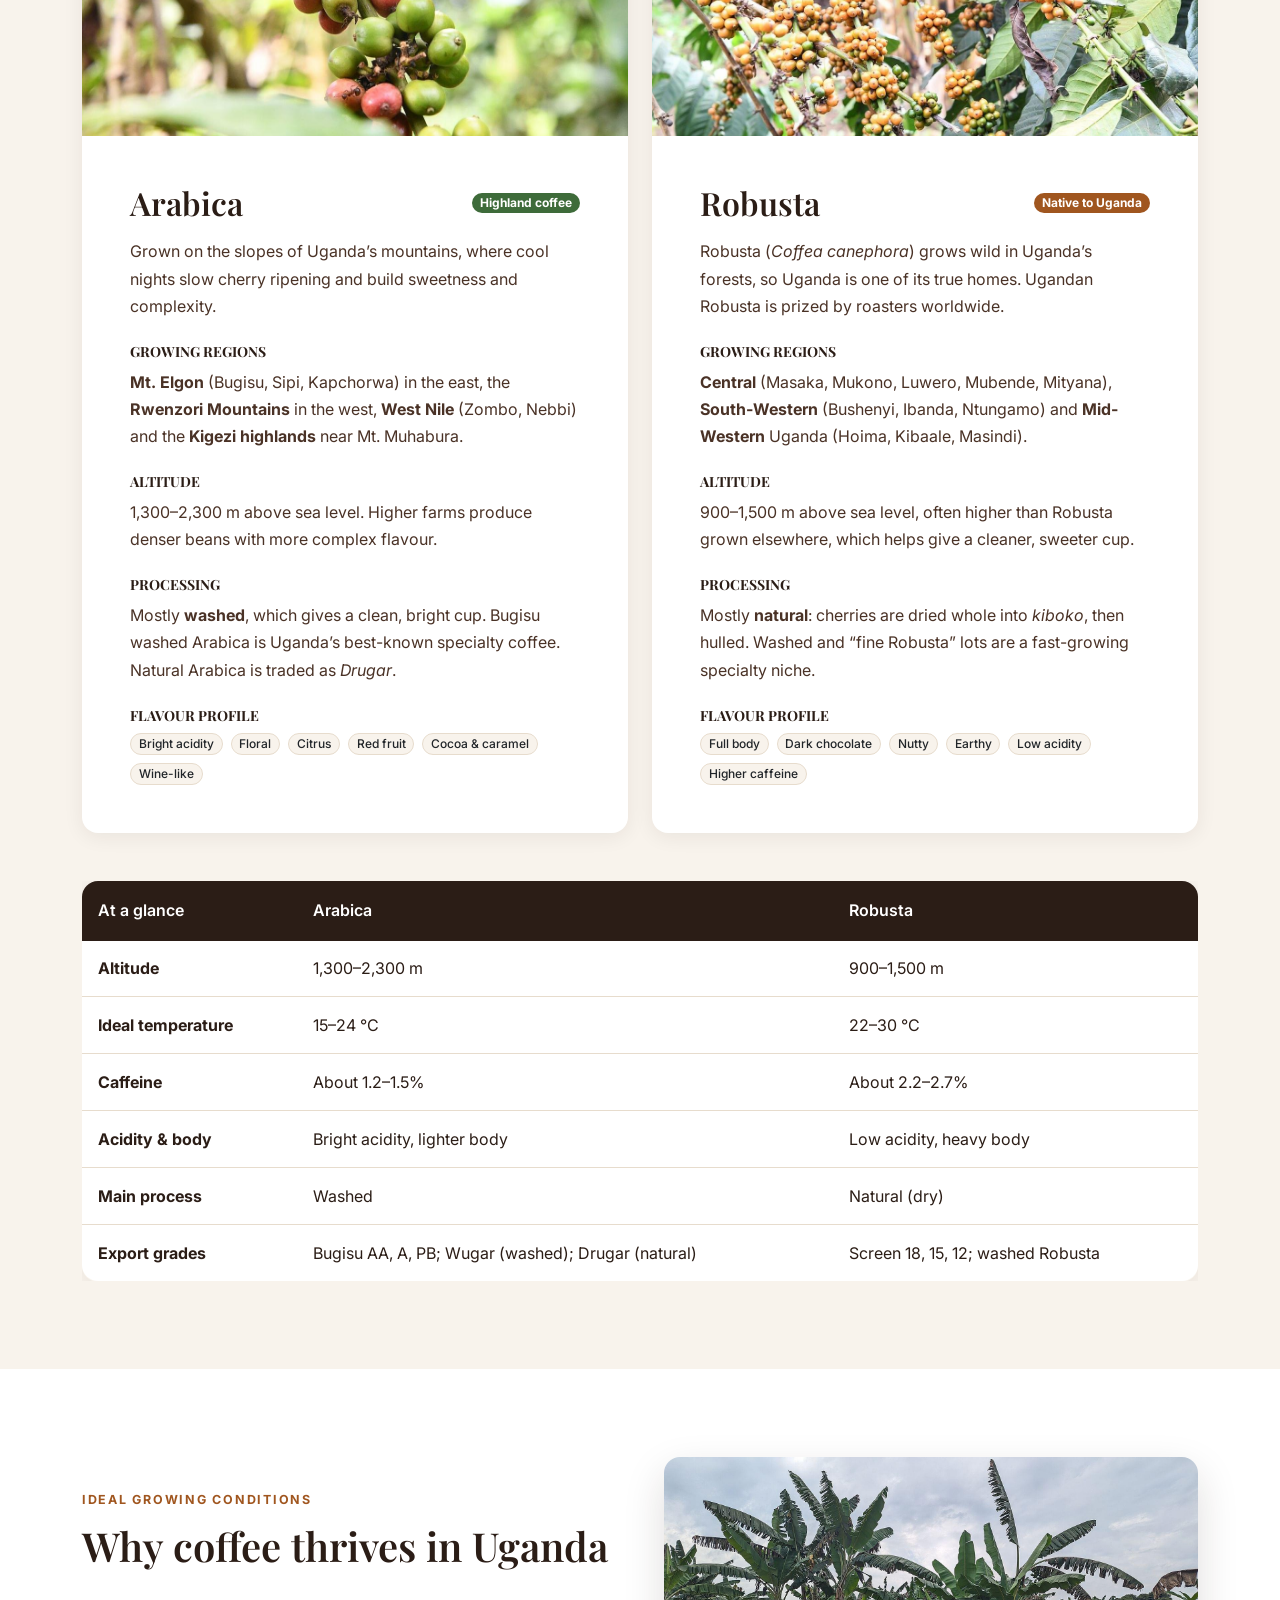
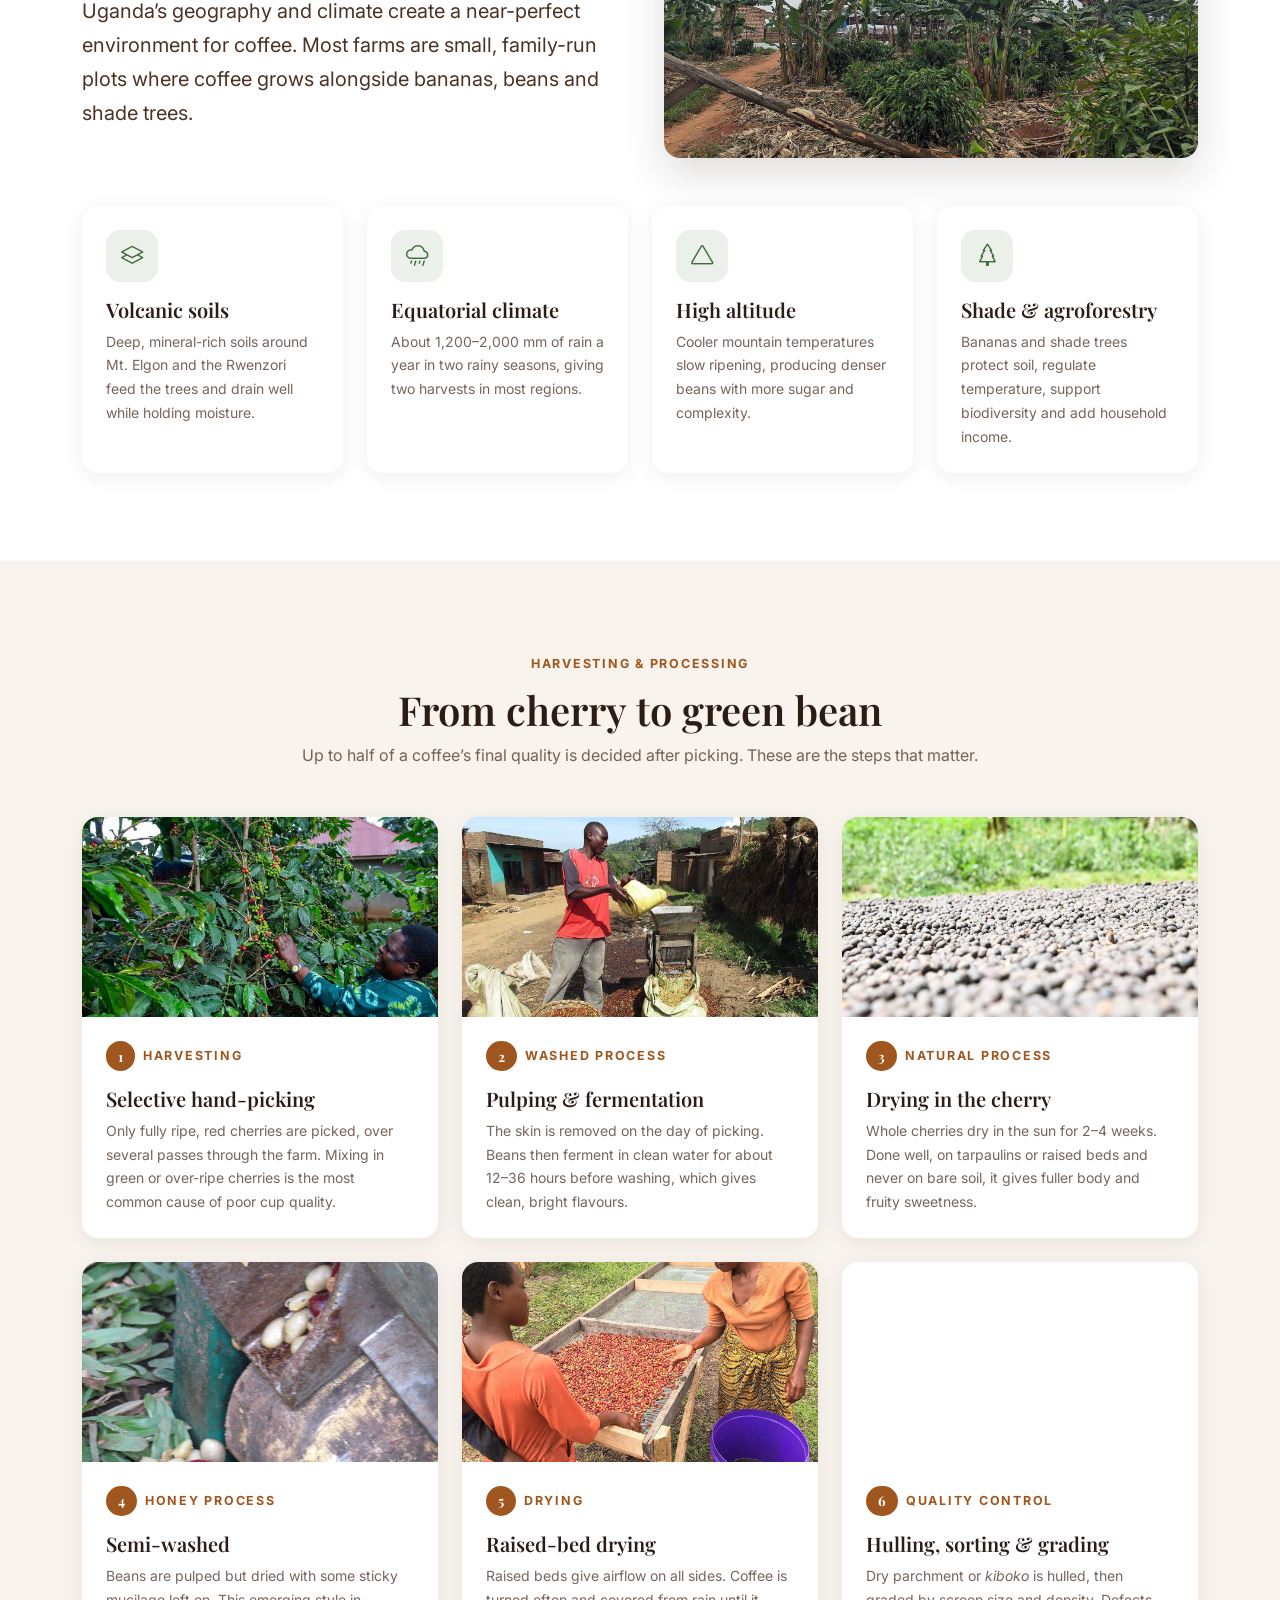
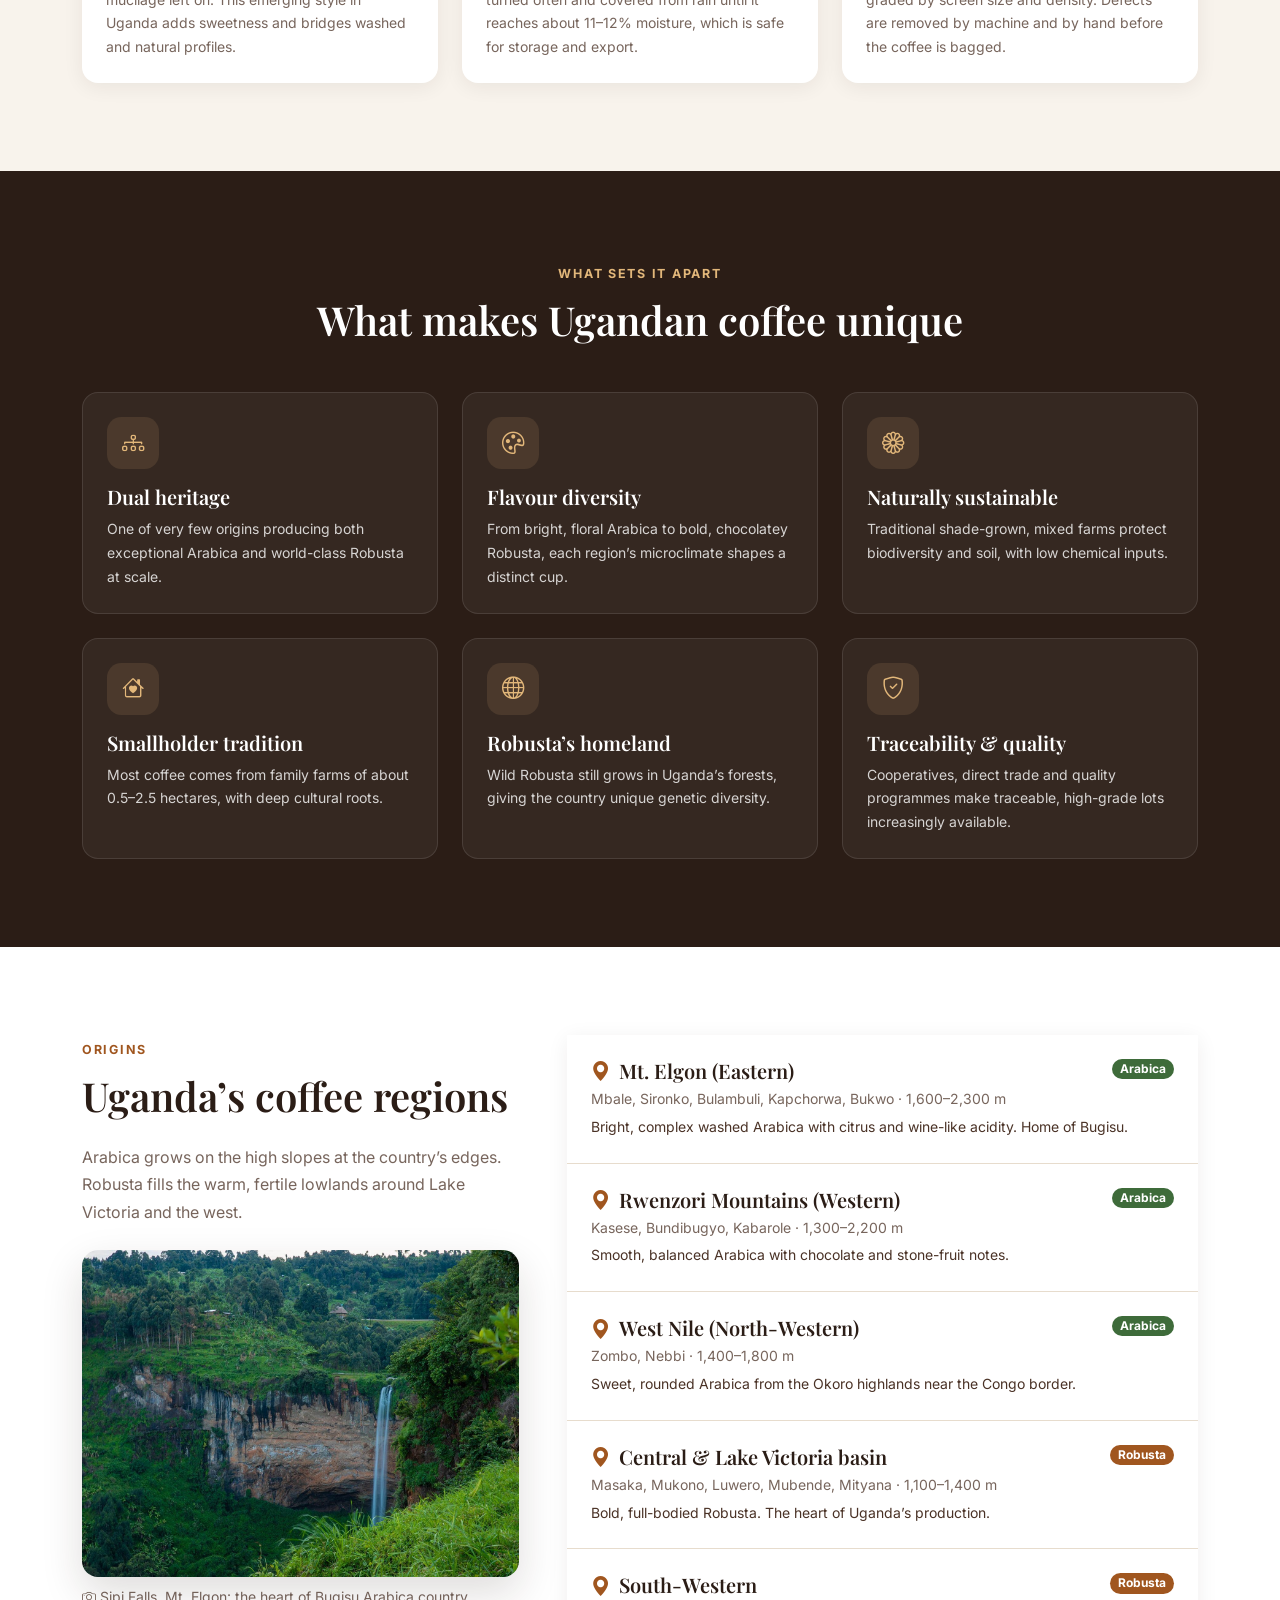
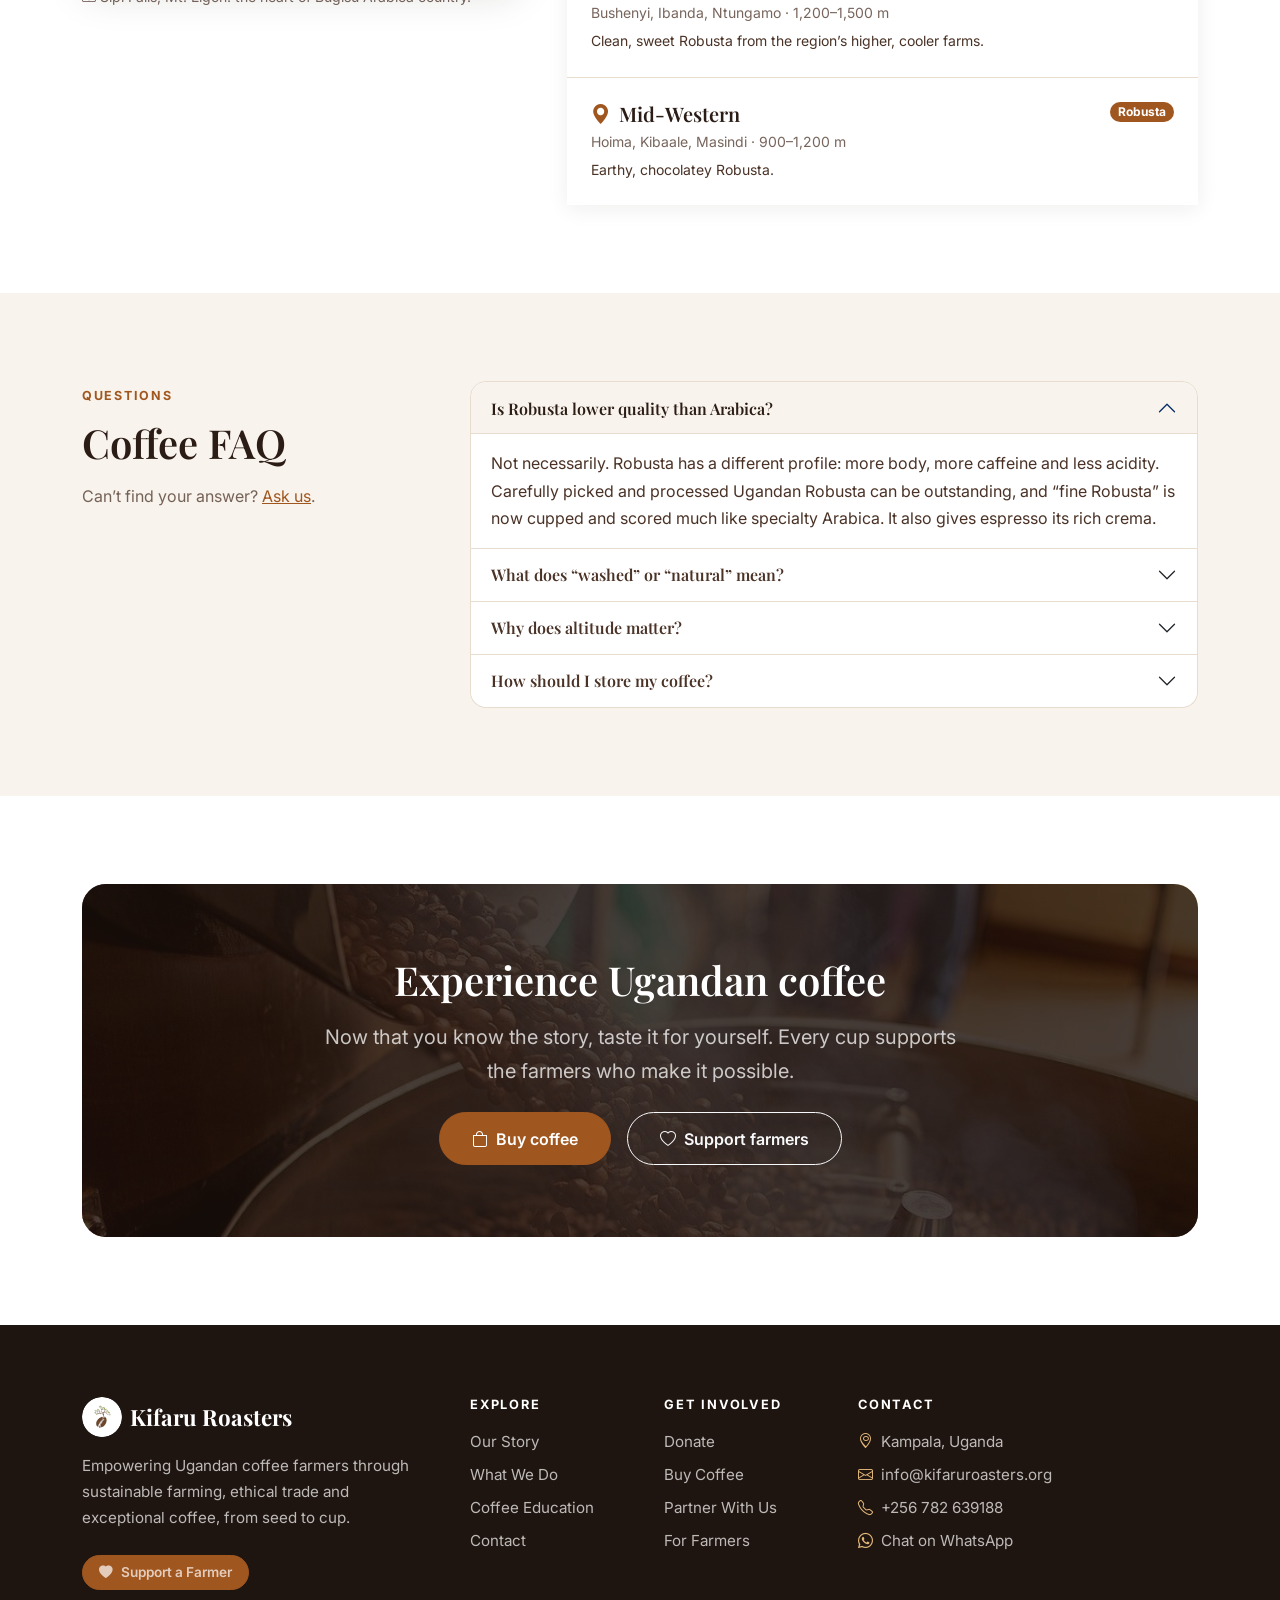
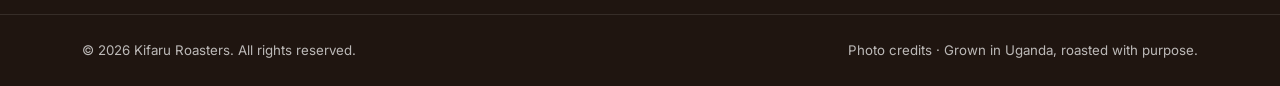
<file: coffee-education.html>
<!DOCTYPE html>
<html lang="en">

<head>
  <meta charset="utf-8">
  <meta name="viewport" content="width=device-width, initial-scale=1">
  <title>Ugandan Coffee Education | Kifaru Roasters</title>
  <meta name="description" content="Learn about Ugandan Arabica and Robusta: growing regions, altitude, processing methods, grades and what makes Uganda a unique coffee origin.">
  <link rel="canonical" href="https://kifaruroasters.com/coffee-education.html">
  <meta name="theme-color" content="#2b1d16">

  <meta property="og:type" content="website">
  <meta property="og:site_name" content="Kifaru Roasters">
  <meta property="og:url" content="https://kifaruroasters.com/coffee-education.html">
  <meta property="og:title" content="Ugandan Coffee Education | Kifaru Roasters">
  <meta property="og:description" content="Learn about Ugandan Arabica and Robusta: growing regions, altitude, processing methods, grades and what makes Uganda a unique coffee origin.">
  <meta property="og:image" content="https://kifaruroasters.com/assets/img/photos/sipi-falls.jpg">
  <meta name="twitter:card" content="summary_large_image">

  <link rel="icon" href="assets/img/favicon.png">
  <link rel="apple-touch-icon" href="assets/img/apple-touch-icon.png">

  <link rel="preconnect" href="https://fonts.googleapis.com">
  <link rel="preconnect" href="https://fonts.gstatic.com" crossorigin>
  <link href="https://fonts.googleapis.com/css2?family=Inter:wght@400;500;600;700&family=Playfair+Display:ital,wght@0,500;0,600;0,700;1,500&display=swap" rel="stylesheet">

  <link href="assets/vendor/bootstrap/css/bootstrap.min.css" rel="stylesheet">
  <link href="assets/vendor/bootstrap-icons/bootstrap-icons.min.css" rel="stylesheet">
  <link href="assets/vendor/aos/aos.css" rel="stylesheet">
  <link href="assets/css/main.css" rel="stylesheet">
</head>

<body>
  <a class="visually-hidden-focusable position-absolute top-0 start-0 m-2 btn btn-primary" style="z-index:2000" href="#main">Skip to content</a>

  <nav class="navbar navbar-expand-lg navbar-dark navbar-kf fixed-top" aria-label="Main navigation">
    <div class="container">
      <a class="navbar-brand d-flex align-items-center gap-2" href="index.html">
        <img src="assets/img/logo.png" alt="" width="42" height="42" class="rounded-circle">
        <span>Kifaru Roasters</span>
      </a>
      <button class="navbar-toggler" type="button" data-bs-toggle="collapse" data-bs-target="#mainNav" aria-controls="mainNav" aria-expanded="false" aria-label="Toggle navigation">
        <span class="navbar-toggler-icon"></span>
      </button>
      <div class="collapse navbar-collapse" id="mainNav">
        <ul class="navbar-nav ms-auto mb-3 mb-lg-0 align-items-lg-center">
            <li class="nav-item"><a class="nav-link" href="index.html">Home</a></li>
            <li class="nav-item"><a class="nav-link" href="about.html">About</a></li>
            <li class="nav-item"><a class="nav-link" href="services.html">What We Do</a></li>
            <li class="nav-item"><a class="nav-link active" href="coffee-education.html" aria-current="page">Coffee Education</a></li>
            <li class="nav-item"><a class="nav-link" href="get-involved.html">Get Involved</a></li>
            <li class="nav-item"><a class="nav-link" href="contact.html">Contact</a></li>
        </ul>
        <a href="get-involved.html#donate" class="btn btn-primary btn-sm ms-lg-3"><i class="bi bi-heart-fill"></i> Donate</a>
      </div>
    </div>
  </nav>

  <main id="main">

    <header class="page-hero" style="background-image: url('assets/img/photos/sipi-falls.jpg')">
      <div class="container">
        <div class="col-lg-8" data-aos="fade-up">
          <span class="eyebrow">Coffee education</span>
          <h1 class="display-4 mb-3">Ugandan coffee, explained</h1>
          <p class="lead mb-4">Uganda is one of Africa&rsquo;s most important coffee origins and one of its most diverse. Here is what makes it special.</p>
          <nav aria-label="breadcrumb">
            <ol class="breadcrumb">
              <li class="breadcrumb-item"><a href="index.html">Home</a></li>
              <li class="breadcrumb-item active" aria-current="page">Coffee Education</li>
            </ol>
          </nav>
        </div>
      </div>
    </header>

    <section class="section" id="intro">
      <div class="container">
        <div class="row justify-content-center">
          <div class="col-lg-9 text-center" data-aos="fade-up">
            <span class="eyebrow">A coffee paradise in East Africa</span>
            <h2 class="display-6 mb-4">Volcanic soils, equatorial sun and mountain air</h2>
            <p class="lead">Uganda combines rich volcanic soils, an equatorial climate, high mountains and many microclimates. It is Africa&rsquo;s largest coffee exporter and one of the few countries producing both fine Arabica and world-class Robusta.</p>
            <p class="text-body-secondary mb-0">Coffee is more than a crop here. It is a way of life for around 1.8 million households. Understanding Ugandan coffee means understanding the land, the people and the care that goes into every bean.</p>
          </div>
        </div>
        <div class="row g-4 mt-4">
          <div class="col-6 col-lg-3" data-aos="fade-up" data-aos-delay="0">
            <div class="card h-100 p-4 text-center">
              <div class="stat-value">~1.8M</div>
              <div class="stat-label">Households growing coffee</div>
            </div>
          </div>
          <div class="col-6 col-lg-3" data-aos="fade-up" data-aos-delay="100">
            <div class="card h-100 p-4 text-center">
              <div class="stat-value">~80%</div>
              <div class="stat-label">Of output is Robusta</div>
            </div>
          </div>
          <div class="col-6 col-lg-3" data-aos="fade-up" data-aos-delay="200">
            <div class="card h-100 p-4 text-center">
              <div class="stat-value">2</div>
              <div class="stat-label">Harvest seasons a year in most regions</div>
            </div>
          </div>
          <div class="col-6 col-lg-3" data-aos="fade-up" data-aos-delay="300">
            <div class="card h-100 p-4 text-center">
              <div class="stat-value">100+</div>
              <div class="stat-label">Years of Arabica cultivation</div>
            </div>
          </div>
        </div>
      </div>
    </section>

    <section class="section bg-cream" id="types">
      <div class="container">
        <div class="section-header" data-aos="fade-up">
          <span class="eyebrow">Types of Ugandan coffee</span>
          <h2 class="display-6">Arabica and Robusta</h2>
          <p class="text-body-secondary mb-0">Two species with different growing regions, processing traditions and cup profiles.</p>
        </div>
        <div class="row g-4">
          <div class="col-lg-6" id="arabica" data-aos="fade-up" data-aos-delay="0">
            <article class="card h-100 overflow-hidden">
              <div class="ratio ratio-16x9"><img src="assets/img/photos/ripe-cherries.jpg" alt="Ripening red and green coffee cherries on a branch in Uganda" width="1200" height="800" class="img-cover" loading="lazy" decoding="async"></div>
              <div class="card-body p-4 p-lg-5">
                <div class="d-flex align-items-center justify-content-between mb-3">
                  <h3 class="h2 mb-0">Arabica</h3>
                  <span class="badge rounded-pill text-bg-success">Highland coffee</span>
                </div>
                <p class="lead fs-6">Grown on the slopes of Uganda&rsquo;s mountains, where cool nights slow cherry ripening and build sweetness and complexity.</p>
                <h4 class="h6 text-uppercase small fw-bold mt-4 mb-2">Growing regions</h4>
                <p class="mb-0"><strong>Mt. Elgon</strong> (Bugisu, Sipi, Kapchorwa) in the east, the <strong>Rwenzori Mountains</strong> in the west, <strong>West Nile</strong> (Zombo, Nebbi) and the <strong>Kigezi highlands</strong> near Mt. Muhabura.</p>
                <h4 class="h6 text-uppercase small fw-bold mt-4 mb-2">Altitude</h4>
                <p class="mb-0">1,300&ndash;2,300 m above sea level. Higher farms produce denser beans with more complex flavour.</p>
                <h4 class="h6 text-uppercase small fw-bold mt-4 mb-2">Processing</h4>
                <p class="mb-0">Mostly <strong>washed</strong>, which gives a clean, bright cup. Bugisu washed Arabica is Uganda&rsquo;s best-known specialty coffee. Natural Arabica is traded as <em>Drugar</em>.</p>
                <h4 class="h6 text-uppercase small fw-bold mt-4 mb-2">Flavour profile</h4>
                <div class="d-flex flex-wrap gap-2"><span class="badge rounded-pill bg-cream text-body border fw-medium">Bright acidity</span><span class="badge rounded-pill bg-cream text-body border fw-medium">Floral</span><span class="badge rounded-pill bg-cream text-body border fw-medium">Citrus</span><span class="badge rounded-pill bg-cream text-body border fw-medium">Red fruit</span><span class="badge rounded-pill bg-cream text-body border fw-medium">Cocoa &amp; caramel</span><span class="badge rounded-pill bg-cream text-body border fw-medium">Wine-like</span></div>
              </div>
            </article>
          </div>
          <div class="col-lg-6" id="robusta" data-aos="fade-up" data-aos-delay="100">
            <article class="card h-100 overflow-hidden">
              <div class="ratio ratio-16x9"><img src="assets/img/photos/robusta-clusters.jpg" alt="Dense clusters of Robusta coffee cherries ripening along a branch" width="1200" height="800" class="img-cover" loading="lazy" decoding="async"></div>
              <div class="card-body p-4 p-lg-5">
                <div class="d-flex align-items-center justify-content-between mb-3">
                  <h3 class="h2 mb-0">Robusta</h3>
                  <span class="badge rounded-pill text-bg-primary">Native to Uganda</span>
                </div>
                <p class="lead fs-6">Robusta (<em>Coffea canephora</em>) grows wild in Uganda&rsquo;s forests, so Uganda is one of its true homes. Ugandan Robusta is prized by roasters worldwide.</p>
                <h4 class="h6 text-uppercase small fw-bold mt-4 mb-2">Growing regions</h4>
                <p class="mb-0"><strong>Central</strong> (Masaka, Mukono, Luwero, Mubende, Mityana), <strong>South-Western</strong> (Bushenyi, Ibanda, Ntungamo) and <strong>Mid-Western</strong> Uganda (Hoima, Kibaale, Masindi).</p>
                <h4 class="h6 text-uppercase small fw-bold mt-4 mb-2">Altitude</h4>
                <p class="mb-0">900&ndash;1,500 m above sea level, often higher than Robusta grown elsewhere, which helps give a cleaner, sweeter cup.</p>
                <h4 class="h6 text-uppercase small fw-bold mt-4 mb-2">Processing</h4>
                <p class="mb-0">Mostly <strong>natural</strong>: cherries are dried whole into <em>kiboko</em>, then hulled. Washed and &ldquo;fine Robusta&rdquo; lots are a fast-growing specialty niche.</p>
                <h4 class="h6 text-uppercase small fw-bold mt-4 mb-2">Flavour profile</h4>
                <div class="d-flex flex-wrap gap-2"><span class="badge rounded-pill bg-cream text-body border fw-medium">Full body</span><span class="badge rounded-pill bg-cream text-body border fw-medium">Dark chocolate</span><span class="badge rounded-pill bg-cream text-body border fw-medium">Nutty</span><span class="badge rounded-pill bg-cream text-body border fw-medium">Earthy</span><span class="badge rounded-pill bg-cream text-body border fw-medium">Low acidity</span><span class="badge rounded-pill bg-cream text-body border fw-medium">Higher caffeine</span></div>
              </div>
            </article>
          </div>
        </div>

        <div class="table-responsive mt-5" data-aos="fade-up">
          <table class="table table-kf mb-0">
            <caption class="visually-hidden">Arabica and Robusta compared</caption>
            <thead><tr><th scope="col">At a glance</th><th scope="col">Arabica</th><th scope="col">Robusta</th></tr></thead>
            <tbody>
              <tr><th scope="row">Altitude</th><td>1,300&ndash;2,300 m</td><td>900&ndash;1,500 m</td></tr>
              <tr><th scope="row">Ideal temperature</th><td>15&ndash;24&nbsp;&deg;C</td><td>22&ndash;30&nbsp;&deg;C</td></tr>
              <tr><th scope="row">Caffeine</th><td>About 1.2&ndash;1.5%</td><td>About 2.2&ndash;2.7%</td></tr>
              <tr><th scope="row">Acidity &amp; body</th><td>Bright acidity, lighter body</td><td>Low acidity, heavy body</td></tr>
              <tr><th scope="row">Main process</th><td>Washed</td><td>Natural (dry)</td></tr>
              <tr><th scope="row">Export grades</th><td>Bugisu AA, A, PB; Wugar (washed); Drugar (natural)</td><td>Screen 18, 15, 12; washed Robusta</td></tr>
            </tbody>
          </table>
        </div>
      </div>
    </section>

    <section class="section" id="growing">
      <div class="container">
        <div class="row g-4 g-lg-5 align-items-center mb-5">
          <div class="col-lg-6" data-aos="fade-right">
            <span class="eyebrow">Ideal growing conditions</span>
            <h2 class="display-6 mb-4">Why coffee thrives in Uganda</h2>
            <p class="lead mb-0">Uganda&rsquo;s geography and climate create a near-perfect environment for coffee. Most farms are small, family-run plots where coffee grows alongside bananas, beans and shade trees.</p>
          </div>
          <div class="col-lg-6" data-aos="fade-left">
            <div class="photo ratio ratio-16x9"><img src="assets/img/photos/agroforestry.jpg" alt="Coffee bushes growing under banana plants on a Ugandan farm" width="1600" height="900" class="img-cover" loading="lazy" decoding="async"></div>
          </div>
        </div>
        <div class="row g-4">
          <div class="col-sm-6 col-lg-3" data-aos="fade-up" data-aos-delay="0">
            <div class="card card-hover h-100 p-4">
              <span class="icon-badge is-leaf mb-3"><i class="bi bi-layers"></i></span>
              <h3 class="h5">Volcanic soils</h3>
              <p class="text-body-secondary small mb-0">Deep, mineral-rich soils around Mt. Elgon and the Rwenzori feed the trees and drain well while holding moisture.</p>
            </div>
          </div>
          <div class="col-sm-6 col-lg-3" data-aos="fade-up" data-aos-delay="100">
            <div class="card card-hover h-100 p-4">
              <span class="icon-badge is-leaf mb-3"><i class="bi bi-cloud-rain"></i></span>
              <h3 class="h5">Equatorial climate</h3>
              <p class="text-body-secondary small mb-0">About 1,200&ndash;2,000 mm of rain a year in two rainy seasons, giving two harvests in most regions.</p>
            </div>
          </div>
          <div class="col-sm-6 col-lg-3" data-aos="fade-up" data-aos-delay="200">
            <div class="card card-hover h-100 p-4">
              <span class="icon-badge is-leaf mb-3"><i class="bi bi-triangle"></i></span>
              <h3 class="h5">High altitude</h3>
              <p class="text-body-secondary small mb-0">Cooler mountain temperatures slow ripening, producing denser beans with more sugar and complexity.</p>
            </div>
          </div>
          <div class="col-sm-6 col-lg-3" data-aos="fade-up" data-aos-delay="300">
            <div class="card card-hover h-100 p-4">
              <span class="icon-badge is-leaf mb-3"><i class="bi bi-tree"></i></span>
              <h3 class="h5">Shade &amp; agroforestry</h3>
              <p class="text-body-secondary small mb-0">Bananas and shade trees protect soil, regulate temperature, support biodiversity and add household income.</p>
            </div>
          </div>
        </div>
      </div>
    </section>

    <section class="section bg-cream" id="processing">
      <div class="container">
        <div class="section-header" data-aos="fade-up">
          <span class="eyebrow">Harvesting &amp; processing</span>
          <h2 class="display-6">From cherry to green bean</h2>
          <p class="text-body-secondary mb-0">Up to half of a coffee&rsquo;s final quality is decided after picking. These are the steps that matter.</p>
        </div>
        <div class="row g-4">
          <div class="col-md-6 col-lg-4" data-aos="fade-up" data-aos-delay="0">
            <div class="card h-100 overflow-hidden">
              <div class="ratio ratio-16x9"><img src="assets/img/photos/woman-harvesting.jpg" alt="A woman selectively picking ripe coffee cherries from a tree" width="1200" height="800" class="img-cover" loading="lazy" decoding="async"></div>
              <div class="card-body p-4">
                <div class="d-flex align-items-center gap-2 mb-3">
                  <span class="step-num">1</span>
                  <span class="eyebrow mb-0">Harvesting</span>
                </div>
                <h3 class="h5">Selective hand-picking</h3>
                <p class="text-body-secondary small mb-0">Only fully ripe, red cherries are picked, over several passes through the farm. Mixing in green or over-ripe cherries is the most common cause of poor cup quality.</p>
              </div>
            </div>
          </div>
          <div class="col-md-6 col-lg-4" data-aos="fade-up" data-aos-delay="100">
            <div class="card h-100 overflow-hidden">
              <div class="ratio ratio-16x9"><img src="assets/img/photos/pulping.jpg" alt="A farmer feeding coffee cherries into a hand pulping machine" width="1200" height="773" class="img-cover" loading="lazy" decoding="async"></div>
              <div class="card-body p-4">
                <div class="d-flex align-items-center gap-2 mb-3">
                  <span class="step-num">2</span>
                  <span class="eyebrow mb-0">Washed process</span>
                </div>
                <h3 class="h5">Pulping &amp; fermentation</h3>
                <p class="text-body-secondary small mb-0">The skin is removed on the day of picking. Beans then ferment in clean water for about 12&ndash;36 hours before washing, which gives clean, bright flavours.</p>
              </div>
            </div>
          </div>
          <div class="col-md-6 col-lg-4" data-aos="fade-up" data-aos-delay="200">
            <div class="card h-100 overflow-hidden">
              <div class="ratio ratio-16x9"><img src="assets/img/photos/cherry-drying.jpg" alt="Whole coffee cherries spread out to dry in the sun" width="1200" height="800" class="img-cover" loading="lazy" decoding="async"></div>
              <div class="card-body p-4">
                <div class="d-flex align-items-center gap-2 mb-3">
                  <span class="step-num">3</span>
                  <span class="eyebrow mb-0">Natural process</span>
                </div>
                <h3 class="h5">Drying in the cherry</h3>
                <p class="text-body-secondary small mb-0">Whole cherries dry in the sun for 2&ndash;4 weeks. Done well, on tarpaulins or raised beds and never on bare soil, it gives fuller body and fruity sweetness.</p>
              </div>
            </div>
          </div>
          <div class="col-md-6 col-lg-4" data-aos="fade-up" data-aos-delay="300">
            <div class="card h-100 overflow-hidden">
              <div class="ratio ratio-16x9"><img src="assets/img/photos/pulped-cherries.jpg" alt="Freshly pulped coffee beans still coated in sticky mucilage" width="1200" height="773" class="img-cover" loading="lazy" decoding="async"></div>
              <div class="card-body p-4">
                <div class="d-flex align-items-center gap-2 mb-3">
                  <span class="step-num">4</span>
                  <span class="eyebrow mb-0">Honey process</span>
                </div>
                <h3 class="h5">Semi-washed</h3>
                <p class="text-body-secondary small mb-0">Beans are pulped but dried with some sticky mucilage left on. This emerging style in Uganda adds sweetness and bridges washed and natural profiles.</p>
              </div>
            </div>
          </div>
          <div class="col-md-6 col-lg-4" data-aos="fade-up" data-aos-delay="400">
            <div class="card h-100 overflow-hidden">
              <div class="ratio ratio-16x9"><img src="assets/img/photos/raised-beds.jpg" alt="Two women turning coffee on a raised mesh drying bed" width="1200" height="900" class="img-cover" loading="lazy" decoding="async"></div>
              <div class="card-body p-4">
                <div class="d-flex align-items-center gap-2 mb-3">
                  <span class="step-num">5</span>
                  <span class="eyebrow mb-0">Drying</span>
                </div>
                <h3 class="h5">Raised-bed drying</h3>
                <p class="text-body-secondary small mb-0">Raised beds give airflow on all sides. Coffee is turned often and covered from rain until it reaches about 11&ndash;12% moisture, which is safe for storage and export.</p>
              </div>
            </div>
          </div>
          <div class="col-md-6 col-lg-4" data-aos="fade-up" data-aos-delay="500">
            <div class="card h-100 overflow-hidden">
              <div class="ratio ratio-16x9"><img src="assets/img/photos/hand-sorting.jpg" alt="Women hand-sorting dried green coffee beans on a tarpaulin" width="1200" height="773" class="img-cover" loading="lazy" decoding="async"></div>
              <div class="card-body p-4">
                <div class="d-flex align-items-center gap-2 mb-3">
                  <span class="step-num">6</span>
                  <span class="eyebrow mb-0">Quality control</span>
                </div>
                <h3 class="h5">Hulling, sorting &amp; grading</h3>
                <p class="text-body-secondary small mb-0">Dry parchment or <em>kiboko</em> is hulled, then graded by screen size and density. Defects are removed by machine and by hand before the coffee is bagged.</p>
              </div>
            </div>
          </div>
        </div>
      </div>
    </section>

    <section class="section bg-espresso" id="unique">
      <div class="container">
        <div class="section-header" data-aos="fade-up">
          <span class="eyebrow">What sets it apart</span>
          <h2 class="display-6">What makes Ugandan coffee unique</h2>
        </div>
        <div class="row g-4">
          <div class="col-md-6 col-lg-4" data-aos="fade-up" data-aos-delay="0">
            <div class="card h-100 p-4">
              <span class="icon-badge mb-3"><i class="bi bi-diagram-3"></i></span>
              <h3 class="h5">Dual heritage</h3>
              <p class="mb-0 small">One of very few origins producing both exceptional Arabica and world-class Robusta at scale.</p>
            </div>
          </div>
          <div class="col-md-6 col-lg-4" data-aos="fade-up" data-aos-delay="100">
            <div class="card h-100 p-4">
              <span class="icon-badge mb-3"><i class="bi bi-palette"></i></span>
              <h3 class="h5">Flavour diversity</h3>
              <p class="mb-0 small">From bright, floral Arabica to bold, chocolatey Robusta, each region&rsquo;s microclimate shapes a distinct cup.</p>
            </div>
          </div>
          <div class="col-md-6 col-lg-4" data-aos="fade-up" data-aos-delay="200">
            <div class="card h-100 p-4">
              <span class="icon-badge mb-3"><i class="bi bi-flower1"></i></span>
              <h3 class="h5">Naturally sustainable</h3>
              <p class="mb-0 small">Traditional shade-grown, mixed farms protect biodiversity and soil, with low chemical inputs.</p>
            </div>
          </div>
          <div class="col-md-6 col-lg-4" data-aos="fade-up" data-aos-delay="300">
            <div class="card h-100 p-4">
              <span class="icon-badge mb-3"><i class="bi bi-house-heart"></i></span>
              <h3 class="h5">Smallholder tradition</h3>
              <p class="mb-0 small">Most coffee comes from family farms of about 0.5&ndash;2.5 hectares, with deep cultural roots.</p>
            </div>
          </div>
          <div class="col-md-6 col-lg-4" data-aos="fade-up" data-aos-delay="400">
            <div class="card h-100 p-4">
              <span class="icon-badge mb-3"><i class="bi bi-globe"></i></span>
              <h3 class="h5">Robusta&rsquo;s homeland</h3>
              <p class="mb-0 small">Wild Robusta still grows in Uganda&rsquo;s forests, giving the country unique genetic diversity.</p>
            </div>
          </div>
          <div class="col-md-6 col-lg-4" data-aos="fade-up" data-aos-delay="500">
            <div class="card h-100 p-4">
              <span class="icon-badge mb-3"><i class="bi bi-shield-check"></i></span>
              <h3 class="h5">Traceability &amp; quality</h3>
              <p class="mb-0 small">Cooperatives, direct trade and quality programmes make traceable, high-grade lots increasingly available.</p>
            </div>
          </div>
        </div>
      </div>
    </section>

    <section class="section" id="regions">
      <div class="container">
        <div class="row g-4 g-lg-5">
          <div class="col-lg-5" data-aos="fade-right">
            <span class="eyebrow">Origins</span>
            <h2 class="display-6 mb-4">Uganda&rsquo;s coffee regions</h2>
            <p class="text-body-secondary">Arabica grows on the high slopes at the country&rsquo;s edges. Robusta fills the warm, fertile lowlands around Lake Victoria and the west.</p>
            <div class="photo ratio ratio-4x3 mt-4"><img src="assets/img/photos/sipi-falls.jpg" alt="Sipi Falls on the green slopes of Mt. Elgon, eastern Uganda" width="1600" height="1068" class="img-cover" loading="lazy" decoding="async"></div>
            <p class="small text-body-secondary mt-2 mb-0"><i class="bi bi-camera me-1"></i>Sipi Falls, Mt. Elgon: the heart of Bugisu Arabica country.</p>
          </div>
          <div class="col-lg-7" data-aos="fade-left">
            <div class="list-group list-group-flush card overflow-hidden">
              <div class="list-group-item p-4">
                <div class="d-flex justify-content-between align-items-start gap-3 mb-1">
                  <h3 class="h5 mb-0"><i class="bi bi-geo-alt-fill text-primary me-2"></i>Mt. Elgon (Eastern)</h3>
                  <span class="badge rounded-pill text-bg-success">Arabica</span>
                </div>
                <p class="small text-body-secondary mb-1">Mbale, Sironko, Bulambuli, Kapchorwa, Bukwo &middot; 1,600&ndash;2,300 m</p>
                <p class="mb-0 small">Bright, complex washed Arabica with citrus and wine-like acidity. Home of Bugisu.</p>
              </div>
              <div class="list-group-item p-4">
                <div class="d-flex justify-content-between align-items-start gap-3 mb-1">
                  <h3 class="h5 mb-0"><i class="bi bi-geo-alt-fill text-primary me-2"></i>Rwenzori Mountains (Western)</h3>
                  <span class="badge rounded-pill text-bg-success">Arabica</span>
                </div>
                <p class="small text-body-secondary mb-1">Kasese, Bundibugyo, Kabarole &middot; 1,300&ndash;2,200 m</p>
                <p class="mb-0 small">Smooth, balanced Arabica with chocolate and stone-fruit notes.</p>
              </div>
              <div class="list-group-item p-4">
                <div class="d-flex justify-content-between align-items-start gap-3 mb-1">
                  <h3 class="h5 mb-0"><i class="bi bi-geo-alt-fill text-primary me-2"></i>West Nile (North-Western)</h3>
                  <span class="badge rounded-pill text-bg-success">Arabica</span>
                </div>
                <p class="small text-body-secondary mb-1">Zombo, Nebbi &middot; 1,400&ndash;1,800 m</p>
                <p class="mb-0 small">Sweet, rounded Arabica from the Okoro highlands near the Congo border.</p>
              </div>
              <div class="list-group-item p-4">
                <div class="d-flex justify-content-between align-items-start gap-3 mb-1">
                  <h3 class="h5 mb-0"><i class="bi bi-geo-alt-fill text-primary me-2"></i>Central &amp; Lake Victoria basin</h3>
                  <span class="badge rounded-pill text-bg-primary">Robusta</span>
                </div>
                <p class="small text-body-secondary mb-1">Masaka, Mukono, Luwero, Mubende, Mityana &middot; 1,100&ndash;1,400 m</p>
                <p class="mb-0 small">Bold, full-bodied Robusta. The heart of Uganda&rsquo;s production.</p>
              </div>
              <div class="list-group-item p-4">
                <div class="d-flex justify-content-between align-items-start gap-3 mb-1">
                  <h3 class="h5 mb-0"><i class="bi bi-geo-alt-fill text-primary me-2"></i>South-Western</h3>
                  <span class="badge rounded-pill text-bg-primary">Robusta</span>
                </div>
                <p class="small text-body-secondary mb-1">Bushenyi, Ibanda, Ntungamo &middot; 1,200&ndash;1,500 m</p>
                <p class="mb-0 small">Clean, sweet Robusta from the region&rsquo;s higher, cooler farms.</p>
              </div>
              <div class="list-group-item p-4">
                <div class="d-flex justify-content-between align-items-start gap-3 mb-1">
                  <h3 class="h5 mb-0"><i class="bi bi-geo-alt-fill text-primary me-2"></i>Mid-Western</h3>
                  <span class="badge rounded-pill text-bg-primary">Robusta</span>
                </div>
                <p class="small text-body-secondary mb-1">Hoima, Kibaale, Masindi &middot; 900&ndash;1,200 m</p>
                <p class="mb-0 small">Earthy, chocolatey Robusta.</p>
              </div>
            </div>
          </div>
        </div>
      </div>
    </section>

    <section class="section bg-cream" id="coffee-faq">
      <div class="container">
        <div class="row g-4 g-lg-5">
          <div class="col-lg-4" data-aos="fade-right">
            <span class="eyebrow">Questions</span>
            <h2 class="display-6 mb-3">Coffee FAQ</h2>
            <p class="text-body-secondary">Can&rsquo;t find your answer? <a href="contact.html">Ask us</a>.</p>
          </div>
          <div class="col-lg-8" data-aos="fade-left">
            <div class="accordion" id="faq">
            <div class="accordion-item">
              <h3 class="accordion-header">
                <button class="accordion-button" type="button" data-bs-toggle="collapse" data-bs-target="#faq0" aria-expanded="true" aria-controls="faq0">Is Robusta lower quality than Arabica?</button>
              </h3>
              <div id="faq0" class="accordion-collapse collapse show" data-bs-parent="#faq">
                <div class="accordion-body">Not necessarily. Robusta has a different profile: more body, more caffeine and less acidity. Carefully picked and processed Ugandan Robusta can be outstanding, and &ldquo;fine Robusta&rdquo; is now cupped and scored much like specialty Arabica. It also gives espresso its rich crema.</div>
              </div>
            </div>
            <div class="accordion-item">
              <h3 class="accordion-header">
                <button class="accordion-button collapsed" type="button" data-bs-toggle="collapse" data-bs-target="#faq1" aria-expanded="false" aria-controls="faq1">What does &ldquo;washed&rdquo; or &ldquo;natural&rdquo; mean?</button>
              </h3>
              <div id="faq1" class="accordion-collapse collapse" data-bs-parent="#faq">
                <div class="accordion-body">They describe how the fruit is removed from the seed. Washed coffee has its fruit removed before drying, which gives a clean, bright cup. Natural coffee is dried whole inside the cherry, which gives more body and fruity sweetness.</div>
              </div>
            </div>
            <div class="accordion-item">
              <h3 class="accordion-header">
                <button class="accordion-button collapsed" type="button" data-bs-toggle="collapse" data-bs-target="#faq2" aria-expanded="false" aria-controls="faq2">Why does altitude matter?</button>
              </h3>
              <div id="faq2" class="accordion-collapse collapse" data-bs-parent="#faq">
                <div class="accordion-body">Cooler temperatures at altitude slow the ripening of the cherry. The bean has more time to develop sugars and acids, so it is denser and more complex in flavour.</div>
              </div>
            </div>
            <div class="accordion-item">
              <h3 class="accordion-header">
                <button class="accordion-button collapsed" type="button" data-bs-toggle="collapse" data-bs-target="#faq3" aria-expanded="false" aria-controls="faq3">How should I store my coffee?</button>
              </h3>
              <div id="faq3" class="accordion-collapse collapse" data-bs-parent="#faq">
                <div class="accordion-body">Keep beans in an airtight, opaque container at room temperature, away from heat, light and moisture. Grind just before brewing and enjoy within about 4&ndash;6 weeks of the roast date. Avoid the fridge, where beans absorb moisture and odours.</div>
              </div>
            </div>
            </div>
          </div>
        </div>
      </div>
    </section>

    <section class="section">
      <div class="container">
        <div class="cta-banner p-4 p-md-5 text-center" style="background-image: url('assets/img/photos/roasted-beans.jpg')" data-aos="zoom-in">
          <div class="py-lg-4">
            <h2 class="display-6 mb-3">Experience Ugandan coffee</h2>
            <p class="lead text-white text-opacity-75 mx-auto mb-4" style="max-width: 640px">Now that you know the story, taste it for yourself. Every cup supports the farmers who make it possible.</p>
            <div class="d-flex flex-wrap gap-3 justify-content-center">
              <a href="get-involved.html#buy" class="btn btn-primary btn-lg"><i class="bi bi-bag"></i> Buy coffee</a>
              <a href="get-involved.html#donate" class="btn btn-outline-light btn-lg"><i class="bi bi-heart"></i> Support farmers</a>
            </div>
          </div>
        </div>
      </div>
    </section>

  </main>

  <footer class="site-footer pt-5">
    <div class="container py-4">
      <div class="row g-4 g-lg-5">
        <div class="col-lg-4">
          <a href="index.html" class="d-inline-flex align-items-center gap-2 mb-3 footer-brand">
            <img src="assets/img/logo.png" alt="" width="40" height="40" class="rounded-circle">
            Kifaru Roasters
          </a>
          <p class="mb-4">Empowering Ugandan coffee farmers through sustainable farming, ethical trade and exceptional coffee, from seed to cup.</p>
          <a href="get-involved.html#donate" class="btn btn-primary btn-sm"><i class="bi bi-heart-fill"></i> Support a Farmer</a>
        </div>
        <div class="col-6 col-md-4 col-lg-2">
          <h2>Explore</h2>
          <ul class="list-unstyled mb-0">
            <li><a href="about.html">Our Story</a></li>
            <li><a href="services.html">What We Do</a></li>
            <li><a href="coffee-education.html">Coffee Education</a></li>
            <li><a href="contact.html">Contact</a></li>
          </ul>
        </div>
        <div class="col-6 col-md-4 col-lg-2">
          <h2>Get Involved</h2>
          <ul class="list-unstyled mb-0">
            <li><a href="get-involved.html#donate">Donate</a></li>
            <li><a href="get-involved.html#buy">Buy Coffee</a></li>
            <li><a href="get-involved.html#partner">Partner With Us</a></li>
            <li><a href="get-involved.html#farmers">For Farmers</a></li>
          </ul>
        </div>
        <div class="col-md-4 col-lg-4">
          <h2>Contact</h2>
          <ul class="list-unstyled mb-0">
            <li class="d-flex gap-2"><i class="bi bi-geo-alt text-crema"></i> Kampala, Uganda</li>
            <li class="d-flex gap-2"><i class="bi bi-envelope text-crema"></i> <a href="mailto:info@kifaruroasters.org">info@kifaruroasters.org</a></li>
            <li class="d-flex gap-2"><i class="bi bi-telephone text-crema"></i> <a href="tel:+256782639188">+256 782 639188</a></li>
            <li class="d-flex gap-2"><i class="bi bi-whatsapp text-crema"></i> <a href="https://wa.me/256782639188" target="_blank" rel="noopener">Chat on WhatsApp</a></li>
          </ul>
        </div>
      </div>
    </div>
    <div class="border-top py-4">
      <div class="container d-flex flex-column flex-md-row justify-content-between gap-2 small">
        <p class="mb-0">&copy; <span data-year>2026</span> Kifaru Roasters. All rights reserved.</p>
        <p class="mb-0"><a href="credits.html">Photo credits</a> &middot; Grown in Uganda, roasted with purpose.</p>
      </div>
    </div>
  </footer>

  <a href="#" class="back-to-top" aria-label="Back to top"><i class="bi bi-arrow-up-short"></i></a>

  <script src="assets/vendor/bootstrap/js/bootstrap.bundle.min.js"></script>
  <script src="assets/vendor/aos/aos.js"></script>
  <script src="assets/js/main.js"></script>
</body>

</html>
</file>
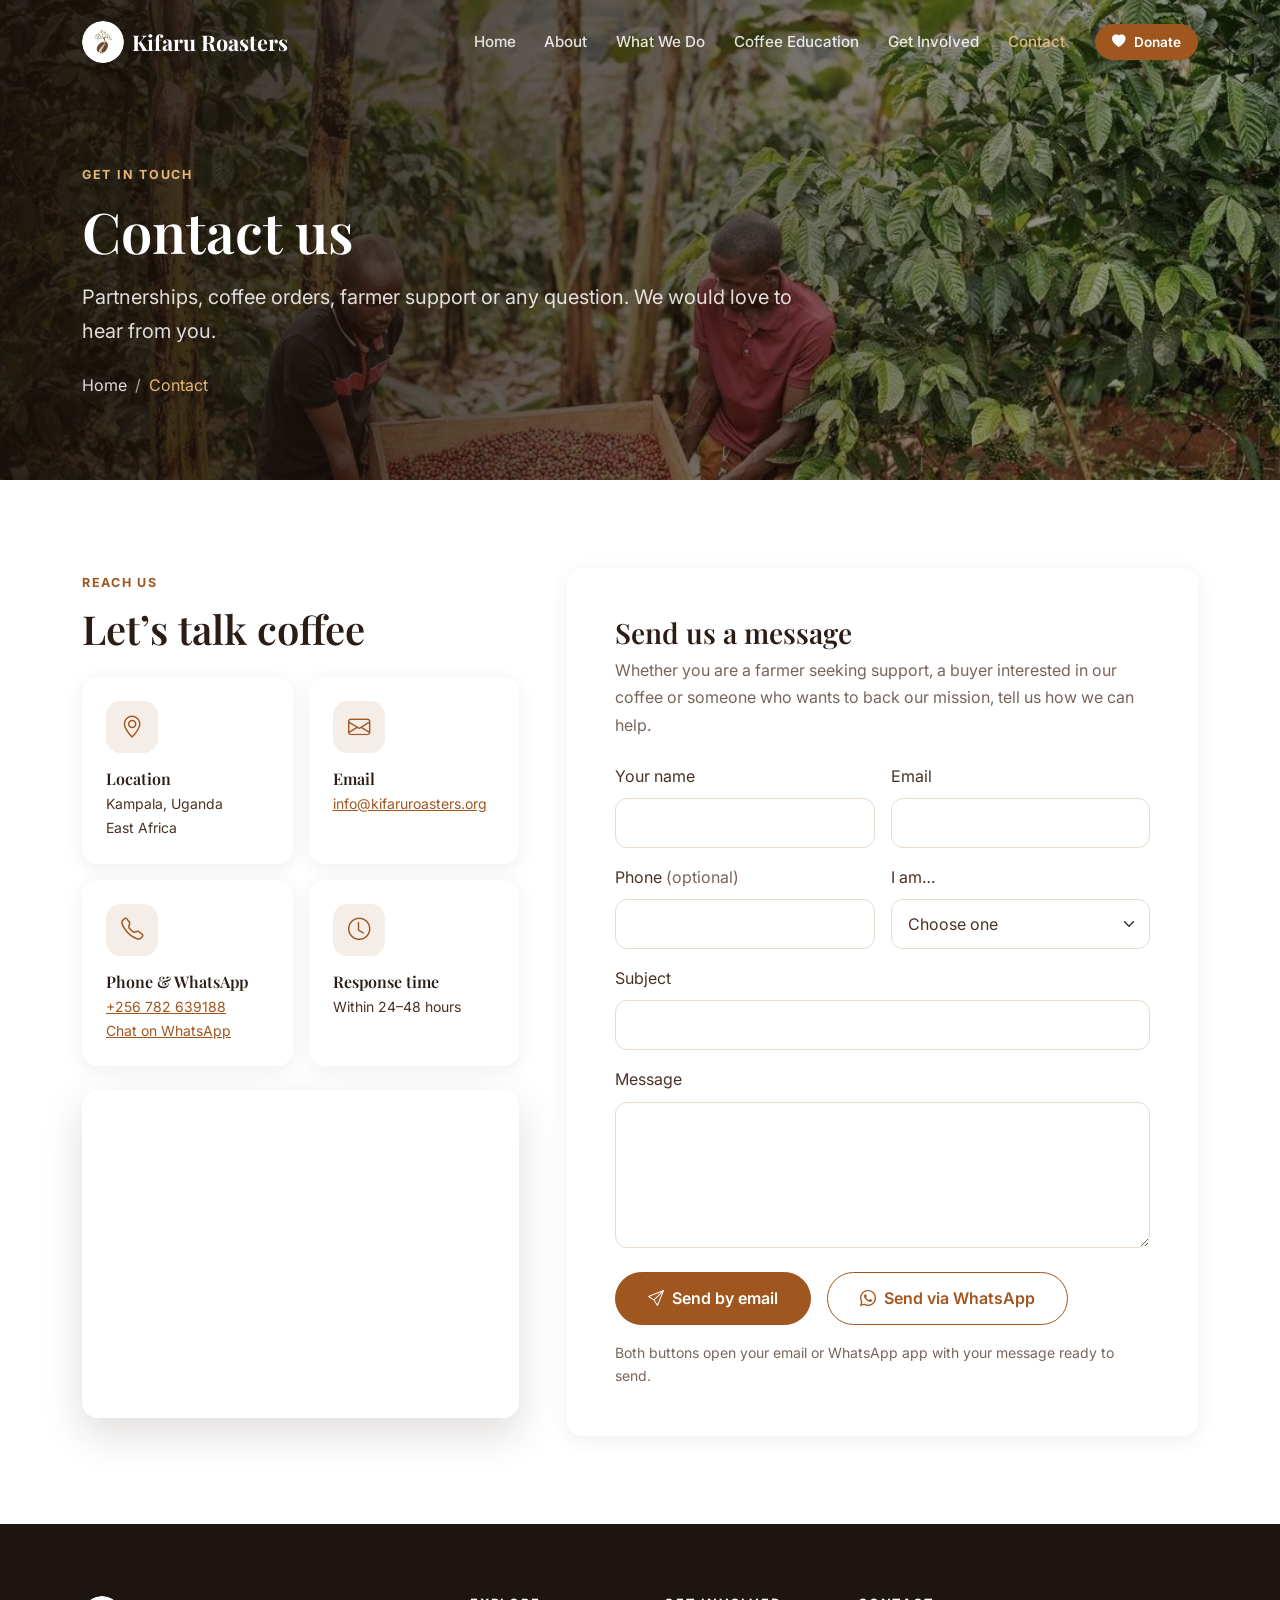
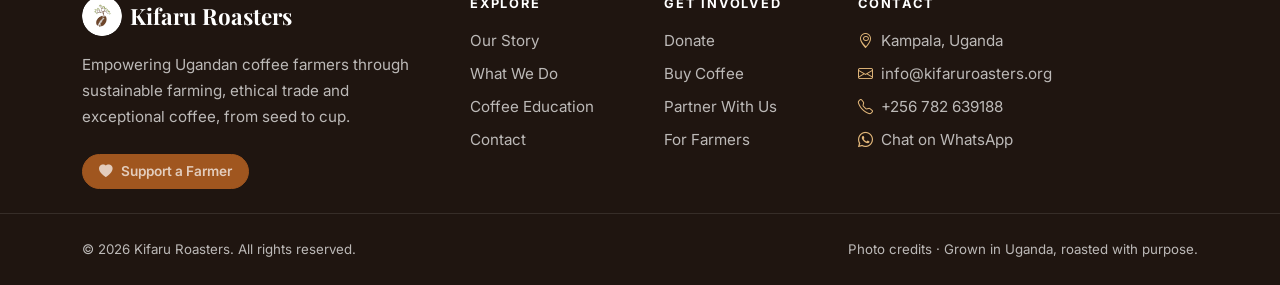
<file: contact.html>
<!DOCTYPE html>
<html lang="en">

<head>
  <meta charset="utf-8">
  <meta name="viewport" content="width=device-width, initial-scale=1">
  <title>Contact Us | Kifaru Roasters</title>
  <meta name="description" content="Contact Kifaru Roasters in Kampala, Uganda, about partnerships, coffee orders, farmer support or donations.">
  <link rel="canonical" href="https://kifaruroasters.com/contact.html">
  <meta name="theme-color" content="#2b1d16">

  <meta property="og:type" content="website">
  <meta property="og:site_name" content="Kifaru Roasters">
  <meta property="og:url" content="https://kifaruroasters.com/contact.html">
  <meta property="og:title" content="Contact Us | Kifaru Roasters">
  <meta property="og:description" content="Contact Kifaru Roasters in Kampala, Uganda, about partnerships, coffee orders, farmer support or donations.">
  <meta property="og:image" content="https://kifaruroasters.com/assets/img/photos/harvest-tray.jpg">
  <meta name="twitter:card" content="summary_large_image">

  <link rel="icon" href="assets/img/favicon.png">
  <link rel="apple-touch-icon" href="assets/img/apple-touch-icon.png">

  <link rel="preconnect" href="https://fonts.googleapis.com">
  <link rel="preconnect" href="https://fonts.gstatic.com" crossorigin>
  <link href="https://fonts.googleapis.com/css2?family=Inter:wght@400;500;600;700&family=Playfair+Display:ital,wght@0,500;0,600;0,700;1,500&display=swap" rel="stylesheet">

  <link href="assets/vendor/bootstrap/css/bootstrap.min.css" rel="stylesheet">
  <link href="assets/vendor/bootstrap-icons/bootstrap-icons.min.css" rel="stylesheet">
  <link href="assets/vendor/aos/aos.css" rel="stylesheet">
  <link href="assets/css/main.css" rel="stylesheet">
</head>

<body>
  <a class="visually-hidden-focusable position-absolute top-0 start-0 m-2 btn btn-primary" style="z-index:2000" href="#main">Skip to content</a>

  <nav class="navbar navbar-expand-lg navbar-dark navbar-kf fixed-top" aria-label="Main navigation">
    <div class="container">
      <a class="navbar-brand d-flex align-items-center gap-2" href="index.html">
        <img src="assets/img/logo.png" alt="" width="42" height="42" class="rounded-circle">
        <span>Kifaru Roasters</span>
      </a>
      <button class="navbar-toggler" type="button" data-bs-toggle="collapse" data-bs-target="#mainNav" aria-controls="mainNav" aria-expanded="false" aria-label="Toggle navigation">
        <span class="navbar-toggler-icon"></span>
      </button>
      <div class="collapse navbar-collapse" id="mainNav">
        <ul class="navbar-nav ms-auto mb-3 mb-lg-0 align-items-lg-center">
            <li class="nav-item"><a class="nav-link" href="index.html">Home</a></li>
            <li class="nav-item"><a class="nav-link" href="about.html">About</a></li>
            <li class="nav-item"><a class="nav-link" href="services.html">What We Do</a></li>
            <li class="nav-item"><a class="nav-link" href="coffee-education.html">Coffee Education</a></li>
            <li class="nav-item"><a class="nav-link" href="get-involved.html">Get Involved</a></li>
            <li class="nav-item"><a class="nav-link active" href="contact.html" aria-current="page">Contact</a></li>
        </ul>
        <a href="get-involved.html#donate" class="btn btn-primary btn-sm ms-lg-3"><i class="bi bi-heart-fill"></i> Donate</a>
      </div>
    </div>
  </nav>

  <main id="main">

    <header class="page-hero" style="background-image: url('assets/img/photos/harvest-tray.jpg')">
      <div class="container">
        <div class="col-lg-8" data-aos="fade-up">
          <span class="eyebrow">Get in touch</span>
          <h1 class="display-4 mb-3">Contact us</h1>
          <p class="lead mb-4">Partnerships, coffee orders, farmer support or any question. We would love to hear from you.</p>
          <nav aria-label="breadcrumb">
            <ol class="breadcrumb">
              <li class="breadcrumb-item"><a href="index.html">Home</a></li>
              <li class="breadcrumb-item active" aria-current="page">Contact</li>
            </ol>
          </nav>
        </div>
      </div>
    </header>

    <section class="section" id="contact">
      <div class="container">
        <div class="row g-4 g-lg-5">
          <div class="col-lg-5" data-aos="fade-right">
            <span class="eyebrow">Reach us</span>
            <h2 class="display-6 mb-4">Let&rsquo;s talk coffee</h2>
            <div class="row g-3">
              <div class="col-sm-6">
                <div class="card h-100 p-4">
                  <span class="icon-badge mb-3"><i class="bi bi-geo-alt"></i></span>
                  <h3 class="h6 mb-1">Location</h3>
                  <p class="mb-0 small">Kampala, Uganda<br>East Africa</p>
                </div>
              </div>
              <div class="col-sm-6">
                <div class="card h-100 p-4">
                  <span class="icon-badge mb-3"><i class="bi bi-envelope"></i></span>
                  <h3 class="h6 mb-1">Email</h3>
                  <p class="mb-0 small"><a href="mailto:info@kifaruroasters.org">info@kifaruroasters.org</a></p>
                </div>
              </div>
              <div class="col-sm-6">
                <div class="card h-100 p-4">
                  <span class="icon-badge mb-3"><i class="bi bi-telephone"></i></span>
                  <h3 class="h6 mb-1">Phone &amp; WhatsApp</h3>
                  <p class="mb-0 small"><a href="tel:+256782639188">+256 782 639188</a><br><a href="https://wa.me/256782639188" target="_blank" rel="noopener">Chat on WhatsApp</a></p>
                </div>
              </div>
              <div class="col-sm-6">
                <div class="card h-100 p-4">
                  <span class="icon-badge mb-3"><i class="bi bi-clock"></i></span>
                  <h3 class="h6 mb-1">Response time</h3>
                  <p class="mb-0 small">Within 24&ndash;48 hours</p>
                </div>
              </div>
            </div>
            <div class="photo ratio ratio-4x3 mt-4">
              <iframe src="https://www.openstreetmap.org/export/embed.html?bbox=32.48%2C0.25%2C32.68%2C0.42&amp;layer=mapnik&amp;marker=0.3476%2C32.5825" title="Map of Kampala, Uganda" loading="lazy" referrerpolicy="no-referrer-when-downgrade" style="border:0"></iframe>
            </div>
          </div>

          <div class="col-lg-7" data-aos="fade-left">
            <div class="card p-4 p-lg-5">
              <h2 class="h3 mb-2">Send us a message</h2>
              <p class="text-body-secondary mb-4">Whether you are a farmer seeking support, a buyer interested in our coffee or someone who wants to back our mission, tell us how we can help.</p>
              <form id="contactForm" novalidate>
                <div class="row g-3">
                  <div class="col-md-6">
                    <label for="name" class="form-label">Your name</label>
                    <input type="text" class="form-control" id="name" name="name" autocomplete="name" required>
                    <div class="invalid-feedback">Please enter your name.</div>
                  </div>
                  <div class="col-md-6">
                    <label for="email" class="form-label">Email</label>
                    <input type="email" class="form-control" id="email" name="email" autocomplete="email" required>
                    <div class="invalid-feedback">Please enter a valid email.</div>
                  </div>
                  <div class="col-md-6">
                    <label for="phone" class="form-label">Phone <span class="text-body-secondary">(optional)</span></label>
                    <input type="tel" class="form-control" id="phone" name="phone" autocomplete="tel">
                  </div>
                  <div class="col-md-6">
                    <label for="topic" class="form-label">I am&hellip;</label>
                    <select class="form-select" id="topic" name="topic" required>
                      <option value="" selected disabled>Choose one</option>
                      <option value="farmer">A farmer seeking seedlings or training</option>
                      <option value="order">Ordering roasted coffee</option>
                      <option value="buyer">A buyer or roaster (green coffee)</option>
                      <option value="donor">Making a donation</option>
                      <option value="partner">Exploring a partnership</option>
                      <option value="other">Something else</option>
                    </select>
                    <div class="invalid-feedback">Please choose a topic.</div>
                  </div>
                  <div class="col-12">
                    <label for="subject" class="form-label">Subject</label>
                    <input type="text" class="form-control" id="subject" name="subject" required>
                    <div class="invalid-feedback">Please add a subject.</div>
                  </div>
                  <div class="col-12">
                    <label for="message" class="form-label">Message</label>
                    <textarea class="form-control" id="message" name="message" rows="5" required></textarea>
                    <div class="invalid-feedback">Please write a message.</div>
                  </div>
                  <div class="col-12 d-flex flex-wrap gap-3 pt-2">
                    <button type="submit" class="btn btn-primary btn-lg"><i class="bi bi-send"></i> Send by email</button>
                    <button type="button" id="sendWhatsApp" class="btn btn-outline-primary btn-lg"><i class="bi bi-whatsapp"></i> Send via WhatsApp</button>
                  </div>
                  <div class="col-12">
                    <p class="small text-body-secondary mb-0">Both buttons open your email or WhatsApp app with your message ready to send.</p>
                    <p id="formNote" class="small text-success mb-0 mt-2 d-none"><i class="bi bi-check-circle"></i> Your email app should now be open. If it didn&rsquo;t open, write to info@kifaruroasters.org.</p>
                  </div>
                </div>
              </form>
            </div>
          </div>
        </div>
      </div>
    </section>

  </main>

  <footer class="site-footer pt-5">
    <div class="container py-4">
      <div class="row g-4 g-lg-5">
        <div class="col-lg-4">
          <a href="index.html" class="d-inline-flex align-items-center gap-2 mb-3 footer-brand">
            <img src="assets/img/logo.png" alt="" width="40" height="40" class="rounded-circle">
            Kifaru Roasters
          </a>
          <p class="mb-4">Empowering Ugandan coffee farmers through sustainable farming, ethical trade and exceptional coffee, from seed to cup.</p>
          <a href="get-involved.html#donate" class="btn btn-primary btn-sm"><i class="bi bi-heart-fill"></i> Support a Farmer</a>
        </div>
        <div class="col-6 col-md-4 col-lg-2">
          <h2>Explore</h2>
          <ul class="list-unstyled mb-0">
            <li><a href="about.html">Our Story</a></li>
            <li><a href="services.html">What We Do</a></li>
            <li><a href="coffee-education.html">Coffee Education</a></li>
            <li><a href="contact.html">Contact</a></li>
          </ul>
        </div>
        <div class="col-6 col-md-4 col-lg-2">
          <h2>Get Involved</h2>
          <ul class="list-unstyled mb-0">
            <li><a href="get-involved.html#donate">Donate</a></li>
            <li><a href="get-involved.html#buy">Buy Coffee</a></li>
            <li><a href="get-involved.html#partner">Partner With Us</a></li>
            <li><a href="get-involved.html#farmers">For Farmers</a></li>
          </ul>
        </div>
        <div class="col-md-4 col-lg-4">
          <h2>Contact</h2>
          <ul class="list-unstyled mb-0">
            <li class="d-flex gap-2"><i class="bi bi-geo-alt text-crema"></i> Kampala, Uganda</li>
            <li class="d-flex gap-2"><i class="bi bi-envelope text-crema"></i> <a href="mailto:info@kifaruroasters.org">info@kifaruroasters.org</a></li>
            <li class="d-flex gap-2"><i class="bi bi-telephone text-crema"></i> <a href="tel:+256782639188">+256 782 639188</a></li>
            <li class="d-flex gap-2"><i class="bi bi-whatsapp text-crema"></i> <a href="https://wa.me/256782639188" target="_blank" rel="noopener">Chat on WhatsApp</a></li>
          </ul>
        </div>
      </div>
    </div>
    <div class="border-top py-4">
      <div class="container d-flex flex-column flex-md-row justify-content-between gap-2 small">
        <p class="mb-0">&copy; <span data-year>2026</span> Kifaru Roasters. All rights reserved.</p>
        <p class="mb-0"><a href="credits.html">Photo credits</a> &middot; Grown in Uganda, roasted with purpose.</p>
      </div>
    </div>
  </footer>

  <a href="#" class="back-to-top" aria-label="Back to top"><i class="bi bi-arrow-up-short"></i></a>

  <script src="assets/vendor/bootstrap/js/bootstrap.bundle.min.js"></script>
  <script src="assets/vendor/aos/aos.js"></script>
  <script src="assets/js/main.js"></script>
</body>

</html>
</file>
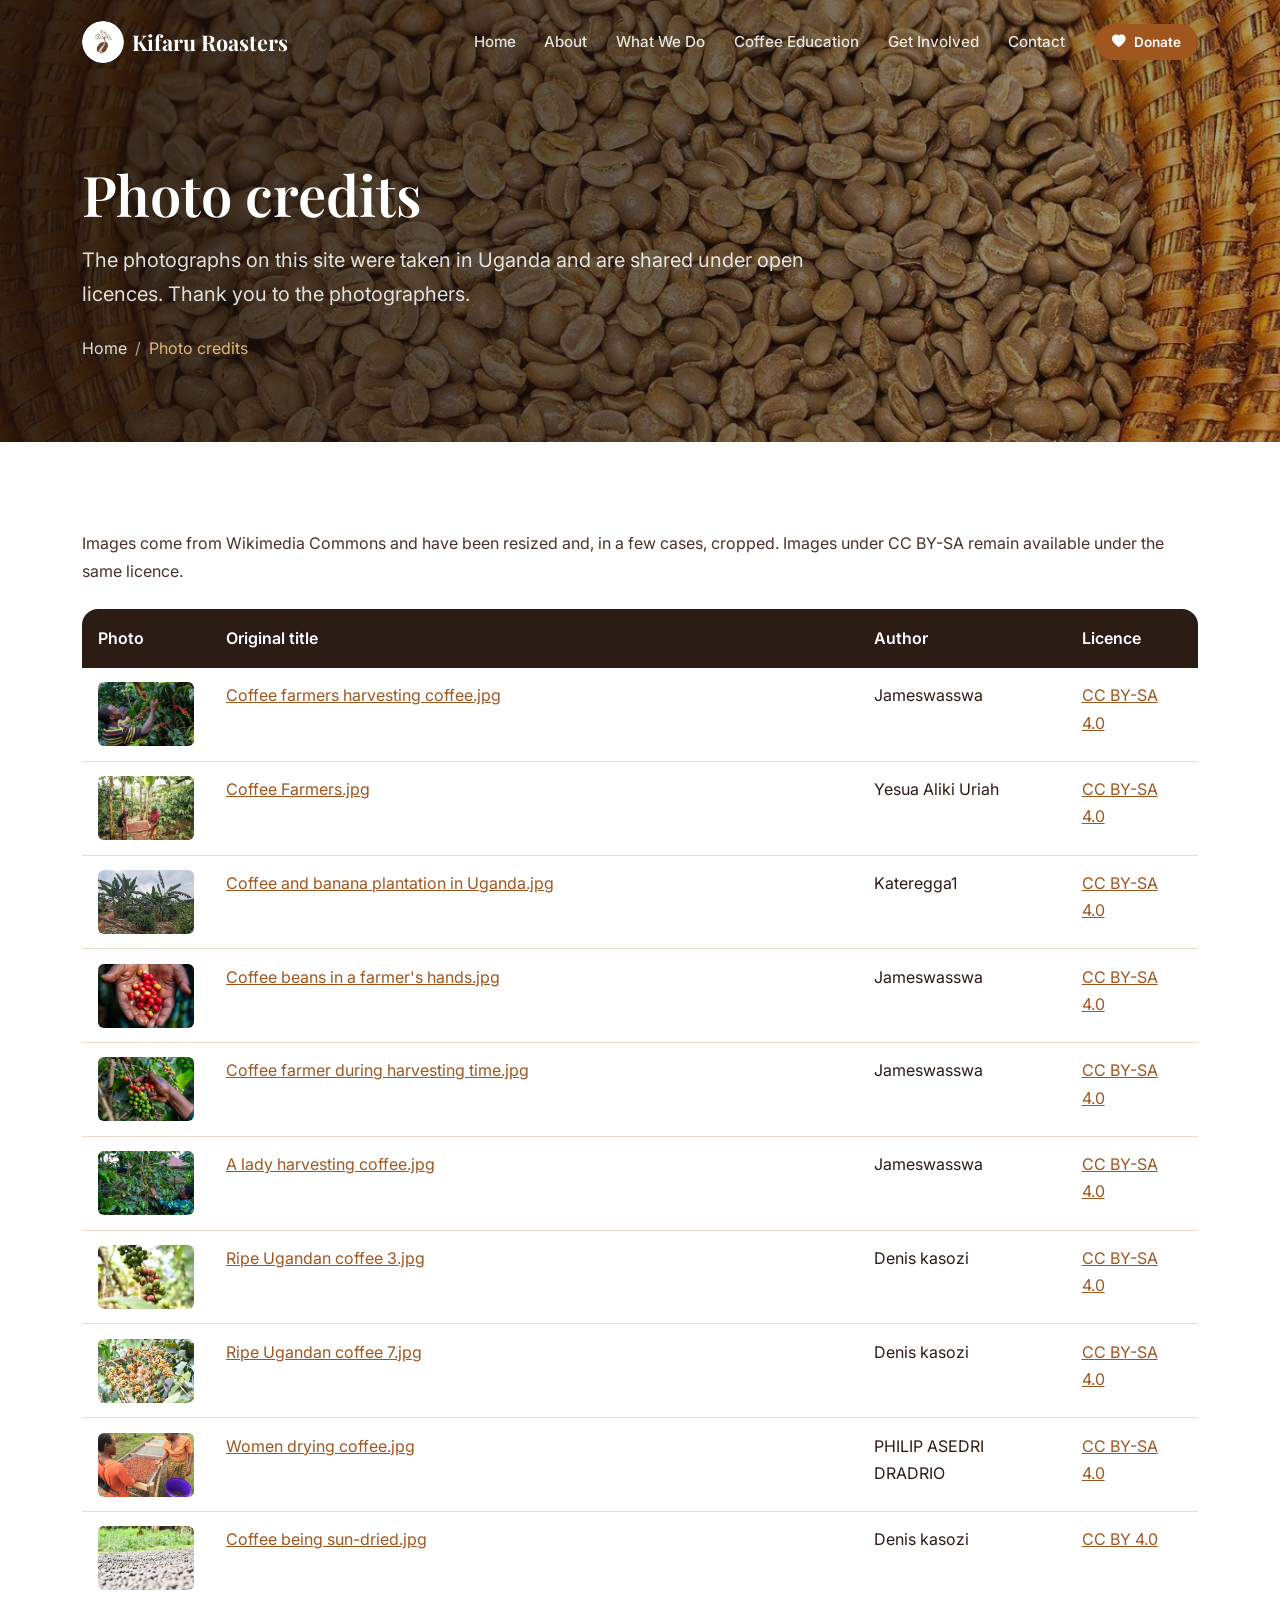
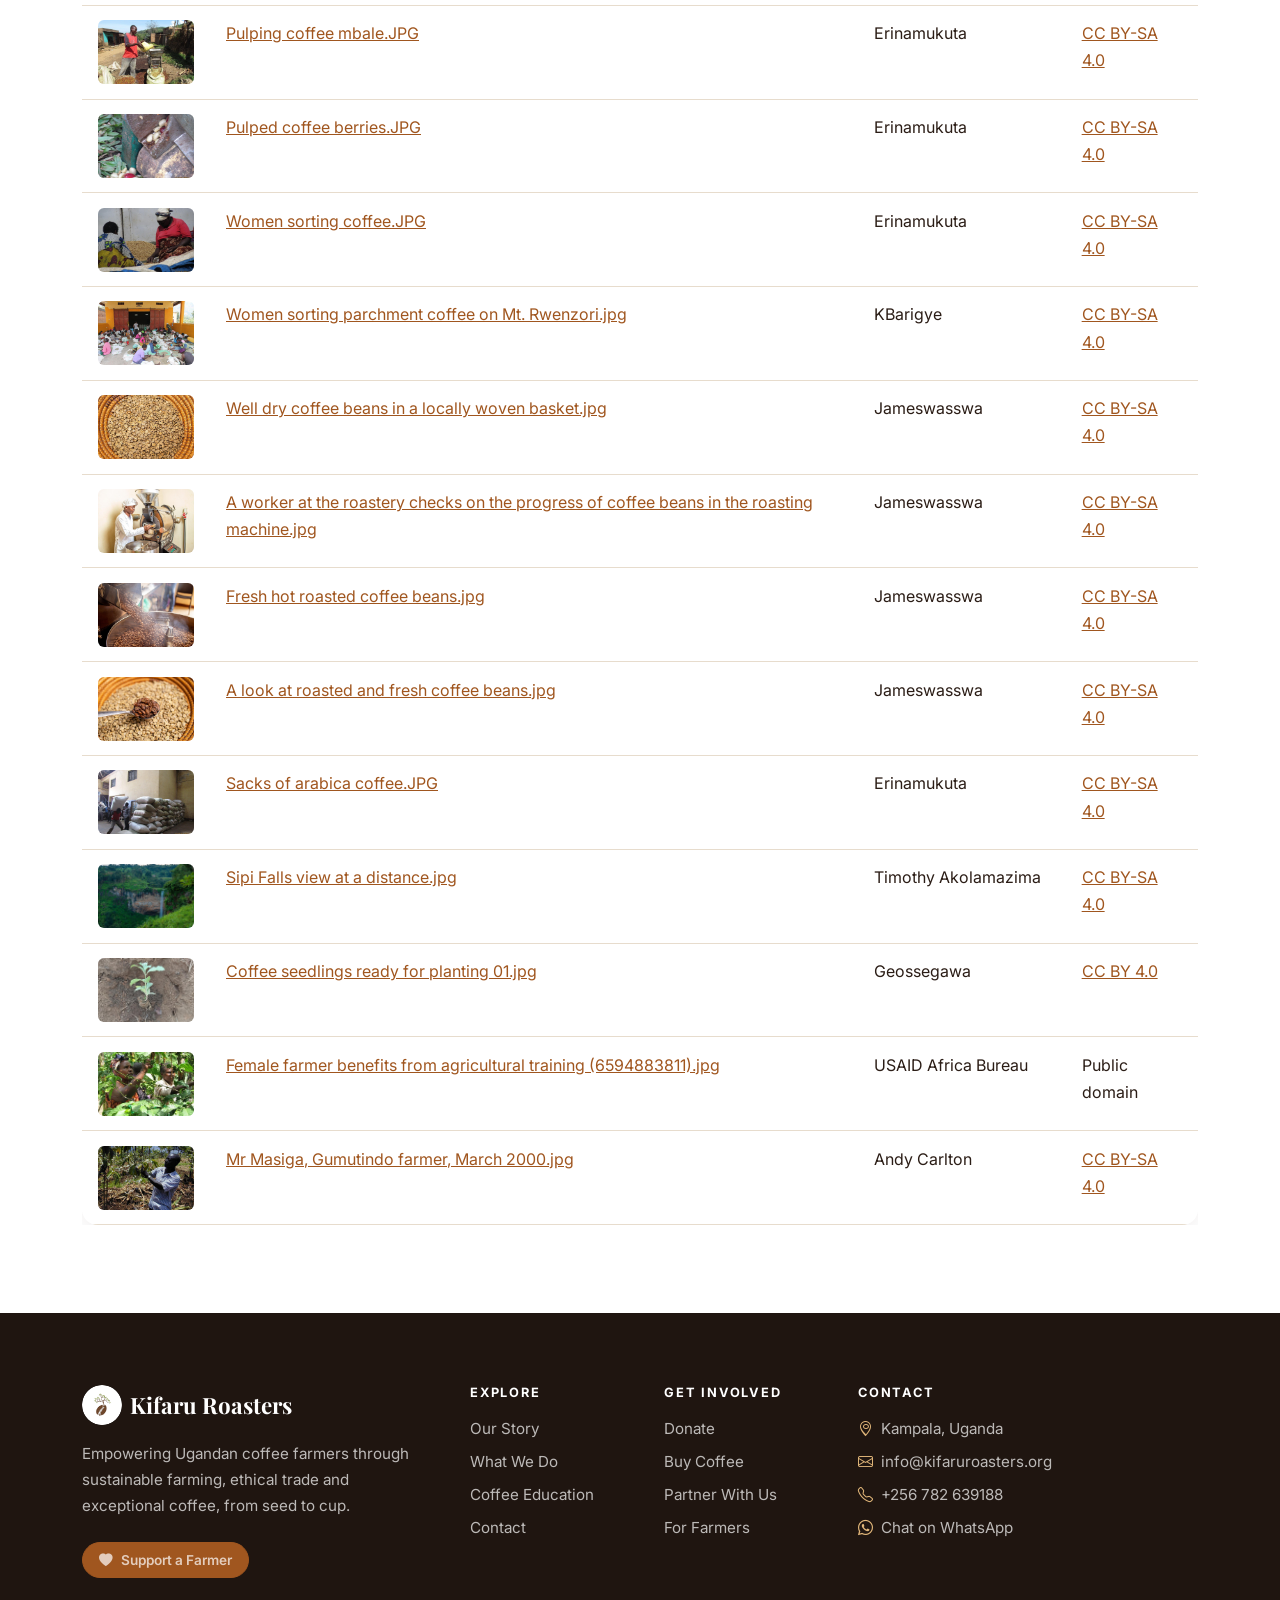
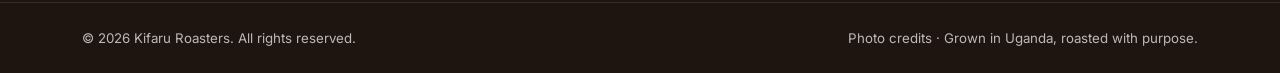
<file: credits.html>
<!DOCTYPE html>
<html lang="en">

<head>
  <meta charset="utf-8">
  <meta name="viewport" content="width=device-width, initial-scale=1">
  <title>Photo Credits | Kifaru Roasters</title>
  <meta name="description" content="Credits and licences for the photographs used on the Kifaru Roasters website.">
  <link rel="canonical" href="https://kifaruroasters.com/credits.html">
  <meta name="theme-color" content="#2b1d16">

  <meta property="og:type" content="website">
  <meta property="og:site_name" content="Kifaru Roasters">
  <meta property="og:url" content="https://kifaruroasters.com/credits.html">
  <meta property="og:title" content="Photo Credits | Kifaru Roasters">
  <meta property="og:description" content="Credits and licences for the photographs used on the Kifaru Roasters website.">
  <meta property="og:image" content="https://kifaruroasters.com/assets/img/photos/green-beans.jpg">
  <meta name="twitter:card" content="summary_large_image">

  <link rel="icon" href="assets/img/favicon.png">
  <link rel="apple-touch-icon" href="assets/img/apple-touch-icon.png">

  <link rel="preconnect" href="https://fonts.googleapis.com">
  <link rel="preconnect" href="https://fonts.gstatic.com" crossorigin>
  <link href="https://fonts.googleapis.com/css2?family=Inter:wght@400;500;600;700&family=Playfair+Display:ital,wght@0,500;0,600;0,700;1,500&display=swap" rel="stylesheet">

  <link href="assets/vendor/bootstrap/css/bootstrap.min.css" rel="stylesheet">
  <link href="assets/vendor/bootstrap-icons/bootstrap-icons.min.css" rel="stylesheet">
  <link href="assets/vendor/aos/aos.css" rel="stylesheet">
  <link href="assets/css/main.css" rel="stylesheet">
</head>

<body>
  <a class="visually-hidden-focusable position-absolute top-0 start-0 m-2 btn btn-primary" style="z-index:2000" href="#main">Skip to content</a>

  <nav class="navbar navbar-expand-lg navbar-dark navbar-kf fixed-top" aria-label="Main navigation">
    <div class="container">
      <a class="navbar-brand d-flex align-items-center gap-2" href="index.html">
        <img src="assets/img/logo.png" alt="" width="42" height="42" class="rounded-circle">
        <span>Kifaru Roasters</span>
      </a>
      <button class="navbar-toggler" type="button" data-bs-toggle="collapse" data-bs-target="#mainNav" aria-controls="mainNav" aria-expanded="false" aria-label="Toggle navigation">
        <span class="navbar-toggler-icon"></span>
      </button>
      <div class="collapse navbar-collapse" id="mainNav">
        <ul class="navbar-nav ms-auto mb-3 mb-lg-0 align-items-lg-center">
            <li class="nav-item"><a class="nav-link" href="index.html">Home</a></li>
            <li class="nav-item"><a class="nav-link" href="about.html">About</a></li>
            <li class="nav-item"><a class="nav-link" href="services.html">What We Do</a></li>
            <li class="nav-item"><a class="nav-link" href="coffee-education.html">Coffee Education</a></li>
            <li class="nav-item"><a class="nav-link" href="get-involved.html">Get Involved</a></li>
            <li class="nav-item"><a class="nav-link" href="contact.html">Contact</a></li>
        </ul>
        <a href="get-involved.html#donate" class="btn btn-primary btn-sm ms-lg-3"><i class="bi bi-heart-fill"></i> Donate</a>
      </div>
    </div>
  </nav>

  <main id="main">

    <header class="page-hero" style="background-image: url('assets/img/photos/green-beans.jpg')">
      <div class="container">
        <div class="col-lg-8" data-aos="fade-up">
          <h1 class="display-4 mb-3">Photo credits</h1>
          <p class="lead mb-4">The photographs on this site were taken in Uganda and are shared under open licences. Thank you to the photographers.</p>
          <nav aria-label="breadcrumb">
            <ol class="breadcrumb">
              <li class="breadcrumb-item"><a href="index.html">Home</a></li>
              <li class="breadcrumb-item active" aria-current="page">Photo credits</li>
            </ol>
          </nav>
        </div>
      </div>
    </header>

    <section class="section">
      <div class="container">
        <p class="mb-4">Images come from Wikimedia Commons and have been resized and, in a few cases, cropped. Images under CC BY-SA remain available under the same licence.</p>
        <div class="table-responsive">
          <table class="table table-kf align-middle mb-0">
            <thead><tr><th scope="col">Photo</th><th scope="col">Original title</th><th scope="col">Author</th><th scope="col">Licence</th></tr></thead>
            <tbody>
                  <tr>
                    <td><a href="assets/img/photos/hero.jpg"><img src="assets/img/photos/hero.jpg" alt="" width="96" height="64" class="rounded object-fit-cover" loading="lazy"></a></td>
                    <td><a href="https://commons.wikimedia.org/wiki/File:Coffee_farmers_harvesting_coffee.jpg" target="_blank" rel="noopener">Coffee farmers harvesting coffee.jpg</a></td>
                    <td>Jameswasswa</td>
                    <td><a href="https://creativecommons.org/licenses/by-sa/4.0" target="_blank" rel="noopener">CC BY-SA 4.0</a></td>
                  </tr>
                  <tr>
                    <td><a href="assets/img/photos/harvest-tray.jpg"><img src="assets/img/photos/harvest-tray.jpg" alt="" width="96" height="64" class="rounded object-fit-cover" loading="lazy"></a></td>
                    <td><a href="https://commons.wikimedia.org/wiki/File:Coffee_Farmers.jpg" target="_blank" rel="noopener">Coffee Farmers.jpg</a></td>
                    <td>Yesua Aliki Uriah</td>
                    <td><a href="https://creativecommons.org/licenses/by-sa/4.0" target="_blank" rel="noopener">CC BY-SA 4.0</a></td>
                  </tr>
                  <tr>
                    <td><a href="assets/img/photos/agroforestry.jpg"><img src="assets/img/photos/agroforestry.jpg" alt="" width="96" height="64" class="rounded object-fit-cover" loading="lazy"></a></td>
                    <td><a href="https://commons.wikimedia.org/wiki/File:Coffee_and_banana_plantation_in_Uganda.jpg" target="_blank" rel="noopener">Coffee and banana plantation in Uganda.jpg</a></td>
                    <td>Kateregga1</td>
                    <td><a href="https://creativecommons.org/licenses/by-sa/4.0" target="_blank" rel="noopener">CC BY-SA 4.0</a></td>
                  </tr>
                  <tr>
                    <td><a href="assets/img/photos/cherries-in-hands.jpg"><img src="assets/img/photos/cherries-in-hands.jpg" alt="" width="96" height="64" class="rounded object-fit-cover" loading="lazy"></a></td>
                    <td><a href="https://commons.wikimedia.org/wiki/File:Coffee_beans_in_a_farmer%27s_hands.jpg" target="_blank" rel="noopener">Coffee beans in a farmer&#x27;s hands.jpg</a></td>
                    <td>Jameswasswa</td>
                    <td><a href="https://creativecommons.org/licenses/by-sa/4.0" target="_blank" rel="noopener">CC BY-SA 4.0</a></td>
                  </tr>
                  <tr>
                    <td><a href="assets/img/photos/hand-picking.jpg"><img src="assets/img/photos/hand-picking.jpg" alt="" width="96" height="64" class="rounded object-fit-cover" loading="lazy"></a></td>
                    <td><a href="https://commons.wikimedia.org/wiki/File:Coffee_farmer_during_harvesting_time.jpg" target="_blank" rel="noopener">Coffee farmer during harvesting time.jpg</a></td>
                    <td>Jameswasswa</td>
                    <td><a href="https://creativecommons.org/licenses/by-sa/4.0" target="_blank" rel="noopener">CC BY-SA 4.0</a></td>
                  </tr>
                  <tr>
                    <td><a href="assets/img/photos/woman-harvesting.jpg"><img src="assets/img/photos/woman-harvesting.jpg" alt="" width="96" height="64" class="rounded object-fit-cover" loading="lazy"></a></td>
                    <td><a href="https://commons.wikimedia.org/wiki/File:A_lady_harvesting_coffee.jpg" target="_blank" rel="noopener">A lady harvesting coffee.jpg</a></td>
                    <td>Jameswasswa</td>
                    <td><a href="https://creativecommons.org/licenses/by-sa/4.0" target="_blank" rel="noopener">CC BY-SA 4.0</a></td>
                  </tr>
                  <tr>
                    <td><a href="assets/img/photos/ripe-cherries.jpg"><img src="assets/img/photos/ripe-cherries.jpg" alt="" width="96" height="64" class="rounded object-fit-cover" loading="lazy"></a></td>
                    <td><a href="https://commons.wikimedia.org/wiki/File:Ripe_Ugandan_coffee_3.jpg" target="_blank" rel="noopener">Ripe Ugandan coffee 3.jpg</a></td>
                    <td>Denis kasozi</td>
                    <td><a href="https://creativecommons.org/licenses/by-sa/4.0" target="_blank" rel="noopener">CC BY-SA 4.0</a></td>
                  </tr>
                  <tr>
                    <td><a href="assets/img/photos/robusta-clusters.jpg"><img src="assets/img/photos/robusta-clusters.jpg" alt="" width="96" height="64" class="rounded object-fit-cover" loading="lazy"></a></td>
                    <td><a href="https://commons.wikimedia.org/wiki/File:Ripe_Ugandan_coffee_7.jpg" target="_blank" rel="noopener">Ripe Ugandan coffee 7.jpg</a></td>
                    <td>Denis kasozi</td>
                    <td><a href="https://creativecommons.org/licenses/by-sa/4.0" target="_blank" rel="noopener">CC BY-SA 4.0</a></td>
                  </tr>
                  <tr>
                    <td><a href="assets/img/photos/raised-beds.jpg"><img src="assets/img/photos/raised-beds.jpg" alt="" width="96" height="64" class="rounded object-fit-cover" loading="lazy"></a></td>
                    <td><a href="https://commons.wikimedia.org/wiki/File:Women_drying_coffee.jpg" target="_blank" rel="noopener">Women drying coffee.jpg</a></td>
                    <td>PHILIP ASEDRI DRADRIO</td>
                    <td><a href="https://creativecommons.org/licenses/by-sa/4.0" target="_blank" rel="noopener">CC BY-SA 4.0</a></td>
                  </tr>
                  <tr>
                    <td><a href="assets/img/photos/cherry-drying.jpg"><img src="assets/img/photos/cherry-drying.jpg" alt="" width="96" height="64" class="rounded object-fit-cover" loading="lazy"></a></td>
                    <td><a href="https://commons.wikimedia.org/wiki/File:Coffee_being_sun-dried.jpg" target="_blank" rel="noopener">Coffee being sun-dried.jpg</a></td>
                    <td>Denis kasozi</td>
                    <td><a href="https://creativecommons.org/licenses/by/4.0" target="_blank" rel="noopener">CC BY 4.0</a></td>
                  </tr>
                  <tr>
                    <td><a href="assets/img/photos/pulping.jpg"><img src="assets/img/photos/pulping.jpg" alt="" width="96" height="64" class="rounded object-fit-cover" loading="lazy"></a></td>
                    <td><a href="https://commons.wikimedia.org/wiki/File:Pulping_coffee_mbale.JPG" target="_blank" rel="noopener">Pulping coffee mbale.JPG</a></td>
                    <td>Erinamukuta</td>
                    <td><a href="https://creativecommons.org/licenses/by-sa/4.0" target="_blank" rel="noopener">CC BY-SA 4.0</a></td>
                  </tr>
                  <tr>
                    <td><a href="assets/img/photos/pulped-cherries.jpg"><img src="assets/img/photos/pulped-cherries.jpg" alt="" width="96" height="64" class="rounded object-fit-cover" loading="lazy"></a></td>
                    <td><a href="https://commons.wikimedia.org/wiki/File:Pulped_coffee_berries.JPG" target="_blank" rel="noopener">Pulped coffee berries.JPG</a></td>
                    <td>Erinamukuta</td>
                    <td><a href="https://creativecommons.org/licenses/by-sa/4.0" target="_blank" rel="noopener">CC BY-SA 4.0</a></td>
                  </tr>
                  <tr>
                    <td><a href="assets/img/photos/hand-sorting.jpg"><img src="assets/img/photos/hand-sorting.jpg" alt="" width="96" height="64" class="rounded object-fit-cover" loading="lazy"></a></td>
                    <td><a href="https://commons.wikimedia.org/wiki/File:Women_sorting_coffee.JPG" target="_blank" rel="noopener">Women sorting coffee.JPG</a></td>
                    <td>Erinamukuta</td>
                    <td><a href="https://creativecommons.org/licenses/by-sa/4.0" target="_blank" rel="noopener">CC BY-SA 4.0</a></td>
                  </tr>
                  <tr>
                    <td><a href="assets/img/photos/parchment-sorting.jpg"><img src="assets/img/photos/parchment-sorting.jpg" alt="" width="96" height="64" class="rounded object-fit-cover" loading="lazy"></a></td>
                    <td><a href="https://commons.wikimedia.org/wiki/File:Women_sorting_parchment_coffee_on_Mt._Rwenzori.jpg" target="_blank" rel="noopener">Women sorting parchment coffee on Mt. Rwenzori.jpg</a></td>
                    <td>KBarigye</td>
                    <td><a href="https://creativecommons.org/licenses/by-sa/4.0" target="_blank" rel="noopener">CC BY-SA 4.0</a></td>
                  </tr>
                  <tr>
                    <td><a href="assets/img/photos/green-beans.jpg"><img src="assets/img/photos/green-beans.jpg" alt="" width="96" height="64" class="rounded object-fit-cover" loading="lazy"></a></td>
                    <td><a href="https://commons.wikimedia.org/wiki/File:Well_dry_coffee_beans_in_a_locally_woven_basket.jpg" target="_blank" rel="noopener">Well dry coffee beans in a locally woven basket.jpg</a></td>
                    <td>Jameswasswa</td>
                    <td><a href="https://creativecommons.org/licenses/by-sa/4.0" target="_blank" rel="noopener">CC BY-SA 4.0</a></td>
                  </tr>
                  <tr>
                    <td><a href="assets/img/photos/roaster-at-work.jpg"><img src="assets/img/photos/roaster-at-work.jpg" alt="" width="96" height="64" class="rounded object-fit-cover" loading="lazy"></a></td>
                    <td><a href="https://commons.wikimedia.org/wiki/File:A_worker_at_the_roastery_checks_on_the_progress_of_coffee_beans_in_the_roasting_machine.jpg" target="_blank" rel="noopener">A worker at the roastery checks on the progress of coffee beans in the roasting machine.jpg</a></td>
                    <td>Jameswasswa</td>
                    <td><a href="https://creativecommons.org/licenses/by-sa/4.0" target="_blank" rel="noopener">CC BY-SA 4.0</a></td>
                  </tr>
                  <tr>
                    <td><a href="assets/img/photos/roasted-beans.jpg"><img src="assets/img/photos/roasted-beans.jpg" alt="" width="96" height="64" class="rounded object-fit-cover" loading="lazy"></a></td>
                    <td><a href="https://commons.wikimedia.org/wiki/File:Fresh_hot_roasted_coffee_beans.jpg" target="_blank" rel="noopener">Fresh hot roasted coffee beans.jpg</a></td>
                    <td>Jameswasswa</td>
                    <td><a href="https://creativecommons.org/licenses/by-sa/4.0" target="_blank" rel="noopener">CC BY-SA 4.0</a></td>
                  </tr>
                  <tr>
                    <td><a href="assets/img/photos/roasted-and-green.jpg"><img src="assets/img/photos/roasted-and-green.jpg" alt="" width="96" height="64" class="rounded object-fit-cover" loading="lazy"></a></td>
                    <td><a href="https://commons.wikimedia.org/wiki/File:A_look_at_roasted_and_fresh_coffee_beans.jpg" target="_blank" rel="noopener">A look at roasted and fresh coffee beans.jpg</a></td>
                    <td>Jameswasswa</td>
                    <td><a href="https://creativecommons.org/licenses/by-sa/4.0" target="_blank" rel="noopener">CC BY-SA 4.0</a></td>
                  </tr>
                  <tr>
                    <td><a href="assets/img/photos/arabica-sacks.jpg"><img src="assets/img/photos/arabica-sacks.jpg" alt="" width="96" height="64" class="rounded object-fit-cover" loading="lazy"></a></td>
                    <td><a href="https://commons.wikimedia.org/wiki/File:Sacks_of_arabica_coffee.JPG" target="_blank" rel="noopener">Sacks of arabica coffee.JPG</a></td>
                    <td>Erinamukuta</td>
                    <td><a href="https://creativecommons.org/licenses/by-sa/4.0" target="_blank" rel="noopener">CC BY-SA 4.0</a></td>
                  </tr>
                  <tr>
                    <td><a href="assets/img/photos/sipi-falls.jpg"><img src="assets/img/photos/sipi-falls.jpg" alt="" width="96" height="64" class="rounded object-fit-cover" loading="lazy"></a></td>
                    <td><a href="https://commons.wikimedia.org/wiki/File:Sipi_Falls_view_at_a_distance.jpg" target="_blank" rel="noopener">Sipi Falls view at a distance.jpg</a></td>
                    <td>Timothy Akolamazima</td>
                    <td><a href="https://creativecommons.org/licenses/by-sa/4.0" target="_blank" rel="noopener">CC BY-SA 4.0</a></td>
                  </tr>
                  <tr>
                    <td><a href="assets/img/photos/seedling-planting.jpg"><img src="assets/img/photos/seedling-planting.jpg" alt="" width="96" height="64" class="rounded object-fit-cover" loading="lazy"></a></td>
                    <td><a href="https://commons.wikimedia.org/wiki/File:Coffee_seedlings_ready_for_planting_01.jpg" target="_blank" rel="noopener">Coffee seedlings ready for planting 01.jpg</a></td>
                    <td>Geossegawa</td>
                    <td><a href="https://creativecommons.org/licenses/by/4.0" target="_blank" rel="noopener">CC BY 4.0</a></td>
                  </tr>
                  <tr>
                    <td><a href="assets/img/photos/farmer-training.jpg"><img src="assets/img/photos/farmer-training.jpg" alt="" width="96" height="64" class="rounded object-fit-cover" loading="lazy"></a></td>
                    <td><a href="https://commons.wikimedia.org/wiki/File:Female_farmer_benefits_from_agricultural_training_(6594883811).jpg" target="_blank" rel="noopener">Female farmer benefits from agricultural training (6594883811).jpg</a></td>
                    <td>USAID Africa Bureau</td>
                    <td>Public domain</td>
                  </tr>
                  <tr>
                    <td><a href="assets/img/photos/farmer-pruning.jpg"><img src="assets/img/photos/farmer-pruning.jpg" alt="" width="96" height="64" class="rounded object-fit-cover" loading="lazy"></a></td>
                    <td><a href="https://commons.wikimedia.org/wiki/File:Mr_Masiga,_Gumutindo_farmer,_March_2000.jpg" target="_blank" rel="noopener">Mr Masiga, Gumutindo farmer, March 2000.jpg</a></td>
                    <td>Andy Carlton</td>
                    <td><a href="https://creativecommons.org/licenses/by-sa/4.0" target="_blank" rel="noopener">CC BY-SA 4.0</a></td>
                  </tr>
            </tbody>
          </table>
        </div>
      </div>
    </section>

  </main>

  <footer class="site-footer pt-5">
    <div class="container py-4">
      <div class="row g-4 g-lg-5">
        <div class="col-lg-4">
          <a href="index.html" class="d-inline-flex align-items-center gap-2 mb-3 footer-brand">
            <img src="assets/img/logo.png" alt="" width="40" height="40" class="rounded-circle">
            Kifaru Roasters
          </a>
          <p class="mb-4">Empowering Ugandan coffee farmers through sustainable farming, ethical trade and exceptional coffee, from seed to cup.</p>
          <a href="get-involved.html#donate" class="btn btn-primary btn-sm"><i class="bi bi-heart-fill"></i> Support a Farmer</a>
        </div>
        <div class="col-6 col-md-4 col-lg-2">
          <h2>Explore</h2>
          <ul class="list-unstyled mb-0">
            <li><a href="about.html">Our Story</a></li>
            <li><a href="services.html">What We Do</a></li>
            <li><a href="coffee-education.html">Coffee Education</a></li>
            <li><a href="contact.html">Contact</a></li>
          </ul>
        </div>
        <div class="col-6 col-md-4 col-lg-2">
          <h2>Get Involved</h2>
          <ul class="list-unstyled mb-0">
            <li><a href="get-involved.html#donate">Donate</a></li>
            <li><a href="get-involved.html#buy">Buy Coffee</a></li>
            <li><a href="get-involved.html#partner">Partner With Us</a></li>
            <li><a href="get-involved.html#farmers">For Farmers</a></li>
          </ul>
        </div>
        <div class="col-md-4 col-lg-4">
          <h2>Contact</h2>
          <ul class="list-unstyled mb-0">
            <li class="d-flex gap-2"><i class="bi bi-geo-alt text-crema"></i> Kampala, Uganda</li>
            <li class="d-flex gap-2"><i class="bi bi-envelope text-crema"></i> <a href="mailto:info@kifaruroasters.org">info@kifaruroasters.org</a></li>
            <li class="d-flex gap-2"><i class="bi bi-telephone text-crema"></i> <a href="tel:+256782639188">+256 782 639188</a></li>
            <li class="d-flex gap-2"><i class="bi bi-whatsapp text-crema"></i> <a href="https://wa.me/256782639188" target="_blank" rel="noopener">Chat on WhatsApp</a></li>
          </ul>
        </div>
      </div>
    </div>
    <div class="border-top py-4">
      <div class="container d-flex flex-column flex-md-row justify-content-between gap-2 small">
        <p class="mb-0">&copy; <span data-year>2026</span> Kifaru Roasters. All rights reserved.</p>
        <p class="mb-0"><a href="credits.html">Photo credits</a> &middot; Grown in Uganda, roasted with purpose.</p>
      </div>
    </div>
  </footer>

  <a href="#" class="back-to-top" aria-label="Back to top"><i class="bi bi-arrow-up-short"></i></a>

  <script src="assets/vendor/bootstrap/js/bootstrap.bundle.min.js"></script>
  <script src="assets/vendor/aos/aos.js"></script>
  <script src="assets/js/main.js"></script>
</body>

</html>
</file>
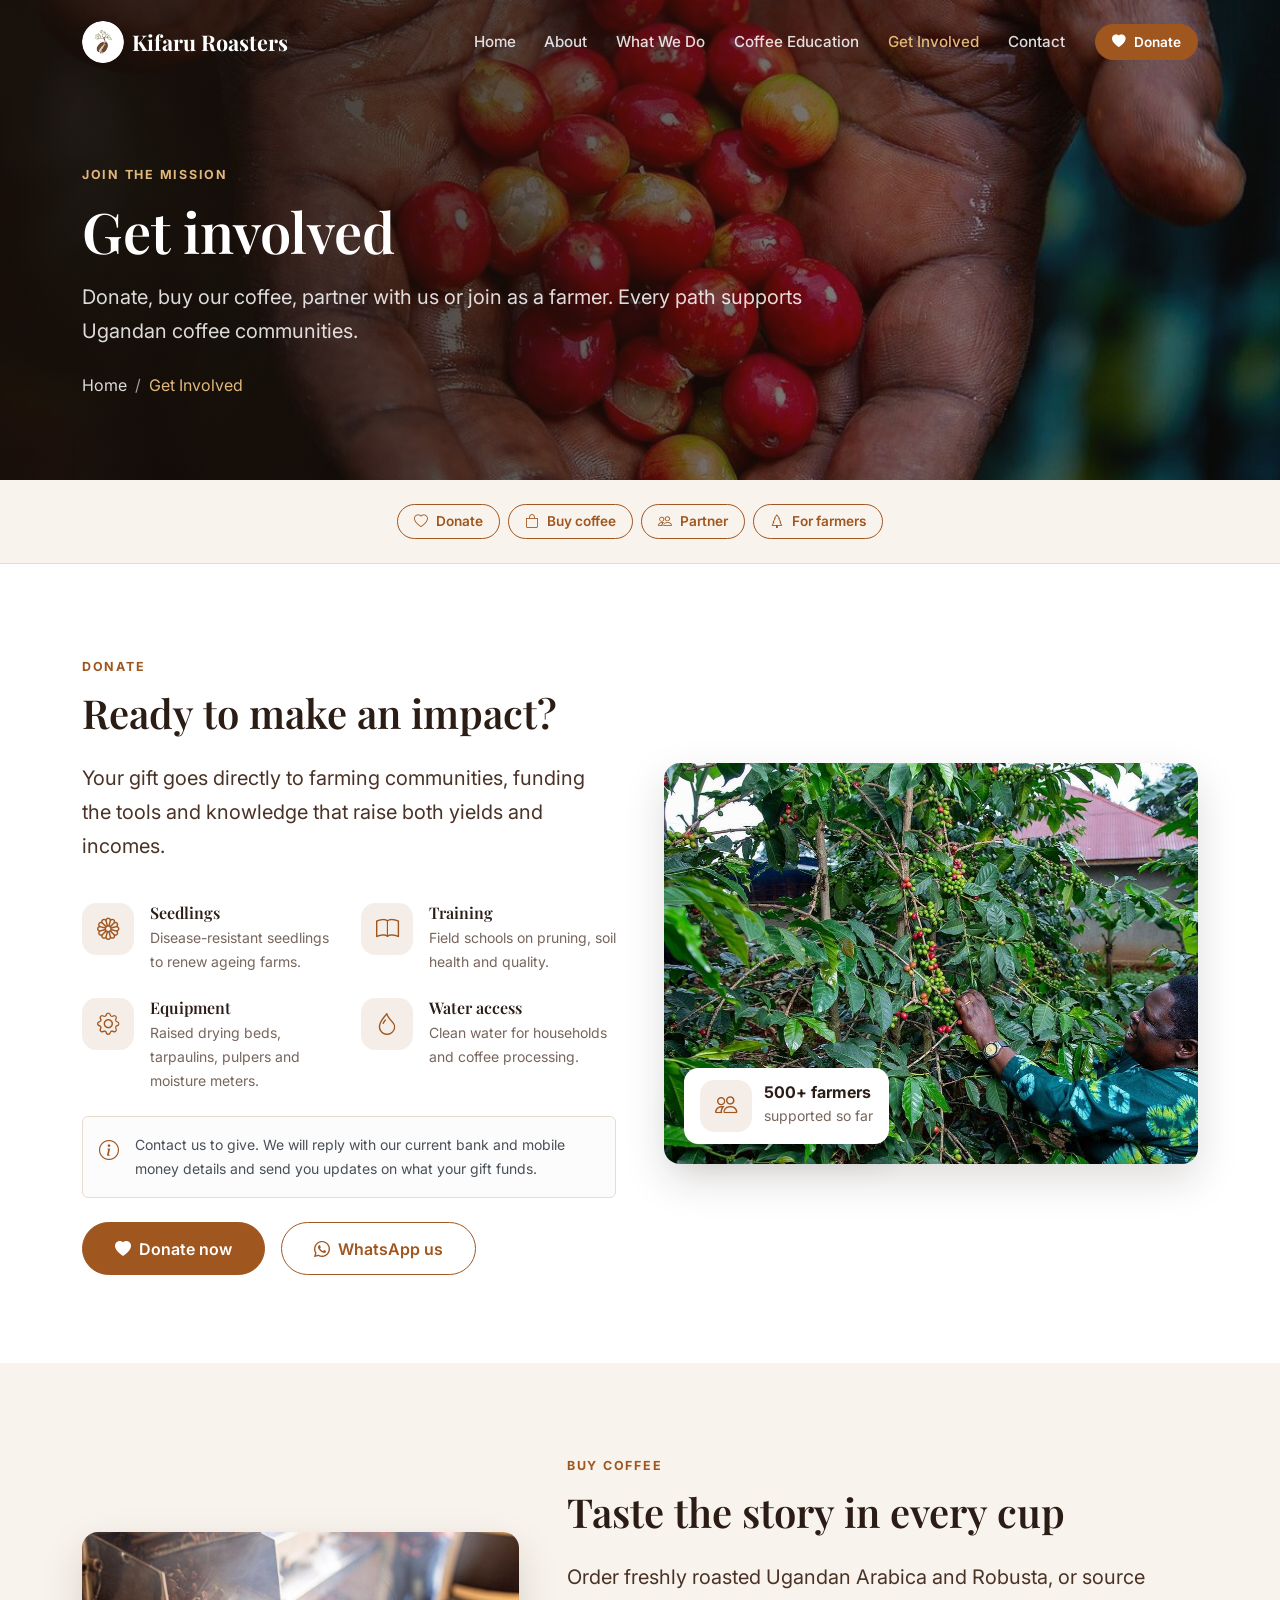
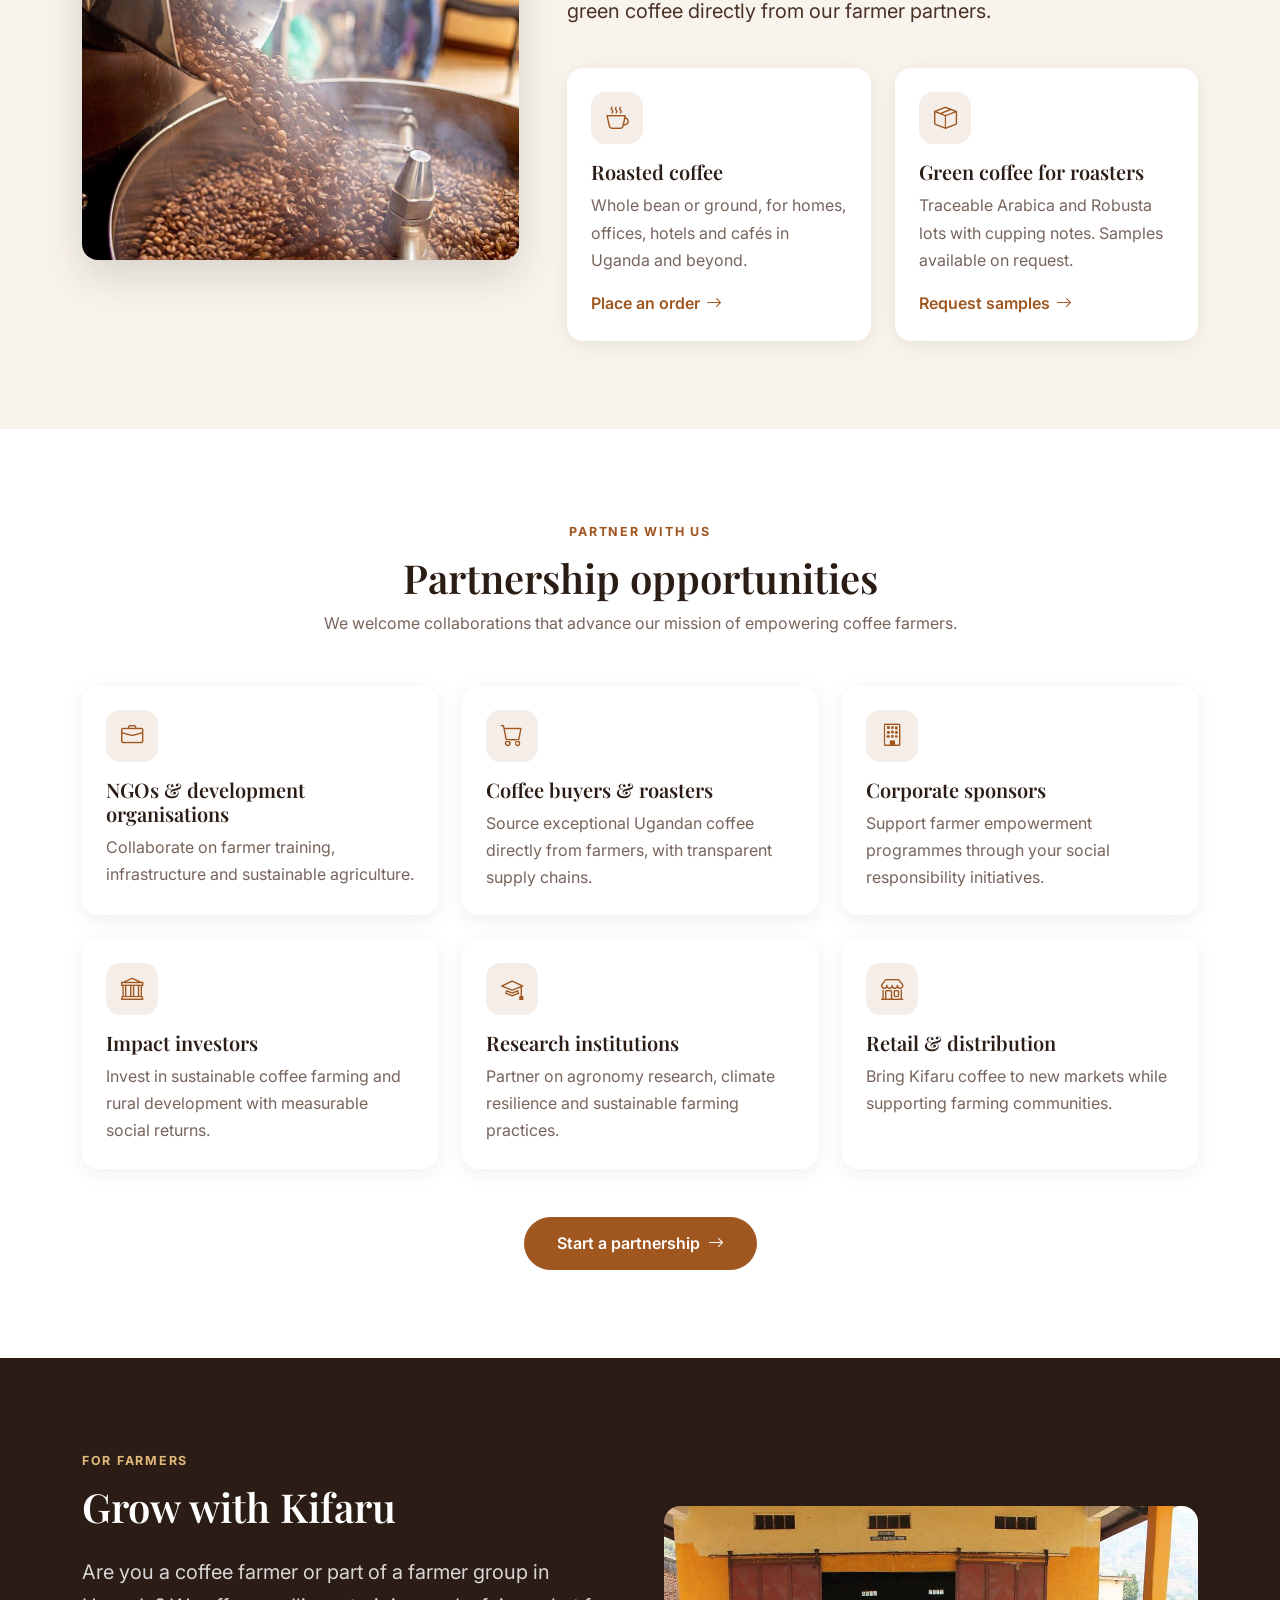
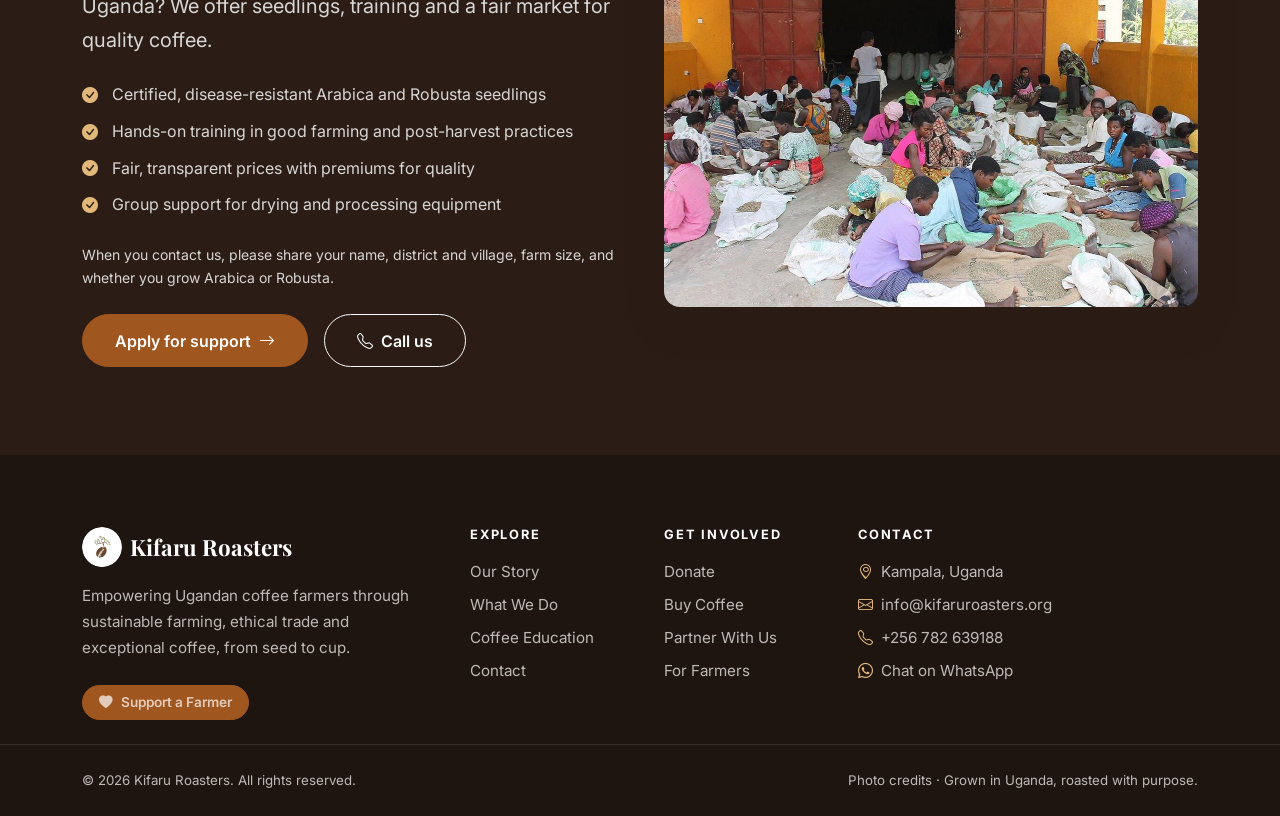
<file: get-involved.html>
<!DOCTYPE html>
<html lang="en">

<head>
  <meta charset="utf-8">
  <meta name="viewport" content="width=device-width, initial-scale=1">
  <title>Get Involved | Kifaru Roasters</title>
  <meta name="description" content="Donate, buy Ugandan coffee, partner with Kifaru Roasters or apply for farmer support.">
  <link rel="canonical" href="https://kifaruroasters.com/get-involved.html">
  <meta name="theme-color" content="#2b1d16">

  <meta property="og:type" content="website">
  <meta property="og:site_name" content="Kifaru Roasters">
  <meta property="og:url" content="https://kifaruroasters.com/get-involved.html">
  <meta property="og:title" content="Get Involved | Kifaru Roasters">
  <meta property="og:description" content="Donate, buy Ugandan coffee, partner with Kifaru Roasters or apply for farmer support.">
  <meta property="og:image" content="https://kifaruroasters.com/assets/img/photos/cherries-in-hands.jpg">
  <meta name="twitter:card" content="summary_large_image">

  <link rel="icon" href="assets/img/favicon.png">
  <link rel="apple-touch-icon" href="assets/img/apple-touch-icon.png">

  <link rel="preconnect" href="https://fonts.googleapis.com">
  <link rel="preconnect" href="https://fonts.gstatic.com" crossorigin>
  <link href="https://fonts.googleapis.com/css2?family=Inter:wght@400;500;600;700&family=Playfair+Display:ital,wght@0,500;0,600;0,700;1,500&display=swap" rel="stylesheet">

  <link href="assets/vendor/bootstrap/css/bootstrap.min.css" rel="stylesheet">
  <link href="assets/vendor/bootstrap-icons/bootstrap-icons.min.css" rel="stylesheet">
  <link href="assets/vendor/aos/aos.css" rel="stylesheet">
  <link href="assets/css/main.css" rel="stylesheet">
</head>

<body>
  <a class="visually-hidden-focusable position-absolute top-0 start-0 m-2 btn btn-primary" style="z-index:2000" href="#main">Skip to content</a>

  <nav class="navbar navbar-expand-lg navbar-dark navbar-kf fixed-top" aria-label="Main navigation">
    <div class="container">
      <a class="navbar-brand d-flex align-items-center gap-2" href="index.html">
        <img src="assets/img/logo.png" alt="" width="42" height="42" class="rounded-circle">
        <span>Kifaru Roasters</span>
      </a>
      <button class="navbar-toggler" type="button" data-bs-toggle="collapse" data-bs-target="#mainNav" aria-controls="mainNav" aria-expanded="false" aria-label="Toggle navigation">
        <span class="navbar-toggler-icon"></span>
      </button>
      <div class="collapse navbar-collapse" id="mainNav">
        <ul class="navbar-nav ms-auto mb-3 mb-lg-0 align-items-lg-center">
            <li class="nav-item"><a class="nav-link" href="index.html">Home</a></li>
            <li class="nav-item"><a class="nav-link" href="about.html">About</a></li>
            <li class="nav-item"><a class="nav-link" href="services.html">What We Do</a></li>
            <li class="nav-item"><a class="nav-link" href="coffee-education.html">Coffee Education</a></li>
            <li class="nav-item"><a class="nav-link active" href="get-involved.html" aria-current="page">Get Involved</a></li>
            <li class="nav-item"><a class="nav-link" href="contact.html">Contact</a></li>
        </ul>
        <a href="get-involved.html#donate" class="btn btn-primary btn-sm ms-lg-3"><i class="bi bi-heart-fill"></i> Donate</a>
      </div>
    </div>
  </nav>

  <main id="main">

    <header class="page-hero" style="background-image: url('assets/img/photos/cherries-in-hands.jpg')">
      <div class="container">
        <div class="col-lg-8" data-aos="fade-up">
          <span class="eyebrow">Join the mission</span>
          <h1 class="display-4 mb-3">Get involved</h1>
          <p class="lead mb-4">Donate, buy our coffee, partner with us or join as a farmer. Every path supports Ugandan coffee communities.</p>
          <nav aria-label="breadcrumb">
            <ol class="breadcrumb">
              <li class="breadcrumb-item"><a href="index.html">Home</a></li>
              <li class="breadcrumb-item active" aria-current="page">Get Involved</li>
            </ol>
          </nav>
        </div>
      </div>
    </header>

    <section class="py-4 border-bottom bg-cream">
      <div class="container">
        <nav class="nav nav-pills-kf justify-content-center flex-wrap" aria-label="Page sections">
          <a class="btn btn-outline-primary btn-sm" href="#donate"><i class="bi bi-heart"></i> Donate</a>
          <a class="btn btn-outline-primary btn-sm" href="#buy"><i class="bi bi-bag"></i> Buy coffee</a>
          <a class="btn btn-outline-primary btn-sm" href="#partner"><i class="bi bi-people"></i> Partner</a>
          <a class="btn btn-outline-primary btn-sm" href="#farmers"><i class="bi bi-tree"></i> For farmers</a>
        </nav>
      </div>
    </section>

    <section class="section" id="donate">
      <div class="container">
        <div class="row g-4 g-lg-5 align-items-center">
          <div class="col-lg-6" data-aos="fade-right">
            <span class="eyebrow">Donate</span>
            <h2 class="display-6 mb-4">Ready to make an impact?</h2>
            <p class="lead">Your gift goes directly to farming communities, funding the tools and knowledge that raise both yields and incomes.</p>
            <div class="row g-4 my-2">
              <div class="col-sm-6">
                <div class="d-flex gap-3">
                  <span class="icon-badge"><i class="bi bi-flower1"></i></span>
                  <div><h3 class="h6 mb-1">Seedlings</h3><p class="small text-body-secondary mb-0">Disease-resistant seedlings to renew ageing farms.</p></div>
                </div>
              </div>
              <div class="col-sm-6">
                <div class="d-flex gap-3">
                  <span class="icon-badge"><i class="bi bi-book"></i></span>
                  <div><h3 class="h6 mb-1">Training</h3><p class="small text-body-secondary mb-0">Field schools on pruning, soil health and quality.</p></div>
                </div>
              </div>
              <div class="col-sm-6">
                <div class="d-flex gap-3">
                  <span class="icon-badge"><i class="bi bi-gear"></i></span>
                  <div><h3 class="h6 mb-1">Equipment</h3><p class="small text-body-secondary mb-0">Raised drying beds, tarpaulins, pulpers and moisture meters.</p></div>
                </div>
              </div>
              <div class="col-sm-6">
                <div class="d-flex gap-3">
                  <span class="icon-badge"><i class="bi bi-droplet"></i></span>
                  <div><h3 class="h6 mb-1">Water access</h3><p class="small text-body-secondary mb-0">Clean water for households and coffee processing.</p></div>
                </div>
              </div>
            </div>
            <div class="alert alert-light border d-flex gap-3 mt-4 mb-4" role="note">
              <i class="bi bi-info-circle text-primary fs-5"></i>
              <p class="small mb-0">Contact us to give. We will reply with our current bank and mobile money details and send you updates on what your gift funds.</p>
            </div>
            <div class="d-flex flex-wrap gap-3">
              <a href="contact.html?topic=donor" class="btn btn-primary btn-lg"><i class="bi bi-heart-fill"></i> Donate now</a>
              <a href="https://wa.me/256782639188?text=Hello%20Kifaru%20Roasters%2C%20I%20would%20like%20to%20donate." class="btn btn-outline-primary btn-lg" target="_blank" rel="noopener"><i class="bi bi-whatsapp"></i> WhatsApp us</a>
            </div>
          </div>
          <div class="col-lg-6" data-aos="fade-left">
            <div class="photo-wrap">
              <div class="photo ratio ratio-4x3"><img src="assets/img/photos/woman-harvesting.jpg" alt="A woman farmer picking ripe coffee cherries in Uganda" width="1200" height="800" class="img-cover" loading="lazy" decoding="async"></div>
              <div class="photo-badge">
                <span class="icon-badge"><i class="bi bi-people"></i></span>
                <span><strong>500+ farmers</strong><small>supported so far</small></span>
              </div>
            </div>
          </div>
        </div>
      </div>
    </section>

    <section class="section bg-cream" id="buy">
      <div class="container">
        <div class="row g-4 g-lg-5 align-items-center">
          <div class="col-lg-5" data-aos="fade-right">
            <div class="photo ratio ratio-4x3"><img src="assets/img/photos/roasted-beans.jpg" alt="Freshly roasted coffee beans pouring out of a roaster into the cooling tray" width="1200" height="847" class="img-cover" loading="lazy" decoding="async"></div>
          </div>
          <div class="col-lg-7" data-aos="fade-left">
            <span class="eyebrow">Buy coffee</span>
            <h2 class="display-6 mb-4">Taste the story in every cup</h2>
            <p class="lead">Order freshly roasted Ugandan Arabica and Robusta, or source green coffee directly from our farmer partners.</p>
            <div class="row g-4 mt-1">
              <div class="col-md-6">
                <div class="card h-100 p-4">
                  <span class="icon-badge mb-3"><i class="bi bi-cup-hot"></i></span>
                  <h3 class="h5">Roasted coffee</h3>
                  <p class="text-body-secondary flex-grow-1">Whole bean or ground, for homes, offices, hotels and caf&eacute;s in Uganda and beyond.</p>
                  <a href="contact.html?topic=order" class="link-arrow">Place an order <i class="bi bi-arrow-right"></i></a>
                </div>
              </div>
              <div class="col-md-6">
                <div class="card h-100 p-4">
                  <span class="icon-badge mb-3"><i class="bi bi-box-seam"></i></span>
                  <h3 class="h5">Green coffee for roasters</h3>
                  <p class="text-body-secondary flex-grow-1">Traceable Arabica and Robusta lots with cupping notes. Samples available on request.</p>
                  <a href="contact.html?topic=buyer" class="link-arrow">Request samples <i class="bi bi-arrow-right"></i></a>
                </div>
              </div>
            </div>
          </div>
        </div>
      </div>
    </section>

    <section class="section" id="partner">
      <div class="container">
        <div class="section-header" data-aos="fade-up">
          <span class="eyebrow">Partner with us</span>
          <h2 class="display-6">Partnership opportunities</h2>
          <p class="text-body-secondary mb-0">We welcome collaborations that advance our mission of empowering coffee farmers.</p>
        </div>
        <div class="row g-4">
          <div class="col-md-6 col-lg-4" data-aos="fade-up" data-aos-delay="0">
            <div class="card card-hover h-100 p-4">
              <span class="icon-badge mb-3"><i class="bi bi-briefcase"></i></span>
              <h3 class="h5">NGOs &amp; development organisations</h3>
              <p class="text-body-secondary mb-0">Collaborate on farmer training, infrastructure and sustainable agriculture.</p>
            </div>
          </div>
          <div class="col-md-6 col-lg-4" data-aos="fade-up" data-aos-delay="100">
            <div class="card card-hover h-100 p-4">
              <span class="icon-badge mb-3"><i class="bi bi-cart"></i></span>
              <h3 class="h5">Coffee buyers &amp; roasters</h3>
              <p class="text-body-secondary mb-0">Source exceptional Ugandan coffee directly from farmers, with transparent supply chains.</p>
            </div>
          </div>
          <div class="col-md-6 col-lg-4" data-aos="fade-up" data-aos-delay="200">
            <div class="card card-hover h-100 p-4">
              <span class="icon-badge mb-3"><i class="bi bi-building"></i></span>
              <h3 class="h5">Corporate sponsors</h3>
              <p class="text-body-secondary mb-0">Support farmer empowerment programmes through your social responsibility initiatives.</p>
            </div>
          </div>
          <div class="col-md-6 col-lg-4" data-aos="fade-up" data-aos-delay="300">
            <div class="card card-hover h-100 p-4">
              <span class="icon-badge mb-3"><i class="bi bi-bank"></i></span>
              <h3 class="h5">Impact investors</h3>
              <p class="text-body-secondary mb-0">Invest in sustainable coffee farming and rural development with measurable social returns.</p>
            </div>
          </div>
          <div class="col-md-6 col-lg-4" data-aos="fade-up" data-aos-delay="400">
            <div class="card card-hover h-100 p-4">
              <span class="icon-badge mb-3"><i class="bi bi-mortarboard"></i></span>
              <h3 class="h5">Research institutions</h3>
              <p class="text-body-secondary mb-0">Partner on agronomy research, climate resilience and sustainable farming practices.</p>
            </div>
          </div>
          <div class="col-md-6 col-lg-4" data-aos="fade-up" data-aos-delay="500">
            <div class="card card-hover h-100 p-4">
              <span class="icon-badge mb-3"><i class="bi bi-shop"></i></span>
              <h3 class="h5">Retail &amp; distribution</h3>
              <p class="text-body-secondary mb-0">Bring Kifaru coffee to new markets while supporting farming communities.</p>
            </div>
          </div>
        </div>
        <div class="text-center mt-5" data-aos="fade-up">
          <a href="contact.html?topic=partner" class="btn btn-primary btn-lg">Start a partnership <i class="bi bi-arrow-right"></i></a>
        </div>
      </div>
    </section>

    <section class="section bg-espresso" id="farmers">
      <div class="container">
        <div class="row g-4 g-lg-5 align-items-center">
          <div class="col-lg-6" data-aos="fade-right">
            <span class="eyebrow">For farmers</span>
            <h2 class="display-6 mb-4">Grow with Kifaru</h2>
            <p class="lead">Are you a coffee farmer or part of a farmer group in Uganda? We offer seedlings, training and a fair market for quality coffee.</p>
            <ul class="list-check my-4">
              <li>Certified, disease-resistant Arabica and Robusta seedlings</li>
              <li>Hands-on training in good farming and post-harvest practices</li>
              <li>Fair, transparent prices with premiums for quality</li>
              <li>Group support for drying and processing equipment</li>
            </ul>
            <p class="small mb-4">When you contact us, please share your name, district and village, farm size, and whether you grow Arabica or Robusta.</p>
            <div class="d-flex flex-wrap gap-3">
              <a href="contact.html?topic=farmer" class="btn btn-primary btn-lg">Apply for support <i class="bi bi-arrow-right"></i></a>
              <a href="tel:+256782639188" class="btn btn-outline-light btn-lg"><i class="bi bi-telephone"></i> Call us</a>
            </div>
          </div>
          <div class="col-lg-6" data-aos="fade-left">
            <div class="photo ratio ratio-4x3"><img src="assets/img/photos/parchment-sorting.jpg" alt="Women sorting parchment coffee at a cooperative store on Mt. Rwenzori" width="1200" height="800" class="img-cover" loading="lazy" decoding="async"></div>
          </div>
        </div>
      </div>
    </section>

  </main>

  <footer class="site-footer pt-5">
    <div class="container py-4">
      <div class="row g-4 g-lg-5">
        <div class="col-lg-4">
          <a href="index.html" class="d-inline-flex align-items-center gap-2 mb-3 footer-brand">
            <img src="assets/img/logo.png" alt="" width="40" height="40" class="rounded-circle">
            Kifaru Roasters
          </a>
          <p class="mb-4">Empowering Ugandan coffee farmers through sustainable farming, ethical trade and exceptional coffee, from seed to cup.</p>
          <a href="get-involved.html#donate" class="btn btn-primary btn-sm"><i class="bi bi-heart-fill"></i> Support a Farmer</a>
        </div>
        <div class="col-6 col-md-4 col-lg-2">
          <h2>Explore</h2>
          <ul class="list-unstyled mb-0">
            <li><a href="about.html">Our Story</a></li>
            <li><a href="services.html">What We Do</a></li>
            <li><a href="coffee-education.html">Coffee Education</a></li>
            <li><a href="contact.html">Contact</a></li>
          </ul>
        </div>
        <div class="col-6 col-md-4 col-lg-2">
          <h2>Get Involved</h2>
          <ul class="list-unstyled mb-0">
            <li><a href="get-involved.html#donate">Donate</a></li>
            <li><a href="get-involved.html#buy">Buy Coffee</a></li>
            <li><a href="get-involved.html#partner">Partner With Us</a></li>
            <li><a href="get-involved.html#farmers">For Farmers</a></li>
          </ul>
        </div>
        <div class="col-md-4 col-lg-4">
          <h2>Contact</h2>
          <ul class="list-unstyled mb-0">
            <li class="d-flex gap-2"><i class="bi bi-geo-alt text-crema"></i> Kampala, Uganda</li>
            <li class="d-flex gap-2"><i class="bi bi-envelope text-crema"></i> <a href="mailto:info@kifaruroasters.org">info@kifaruroasters.org</a></li>
            <li class="d-flex gap-2"><i class="bi bi-telephone text-crema"></i> <a href="tel:+256782639188">+256 782 639188</a></li>
            <li class="d-flex gap-2"><i class="bi bi-whatsapp text-crema"></i> <a href="https://wa.me/256782639188" target="_blank" rel="noopener">Chat on WhatsApp</a></li>
          </ul>
        </div>
      </div>
    </div>
    <div class="border-top py-4">
      <div class="container d-flex flex-column flex-md-row justify-content-between gap-2 small">
        <p class="mb-0">&copy; <span data-year>2026</span> Kifaru Roasters. All rights reserved.</p>
        <p class="mb-0"><a href="credits.html">Photo credits</a> &middot; Grown in Uganda, roasted with purpose.</p>
      </div>
    </div>
  </footer>

  <a href="#" class="back-to-top" aria-label="Back to top"><i class="bi bi-arrow-up-short"></i></a>

  <script src="assets/vendor/bootstrap/js/bootstrap.bundle.min.js"></script>
  <script src="assets/vendor/aos/aos.js"></script>
  <script src="assets/js/main.js"></script>
</body>

</html>
</file>
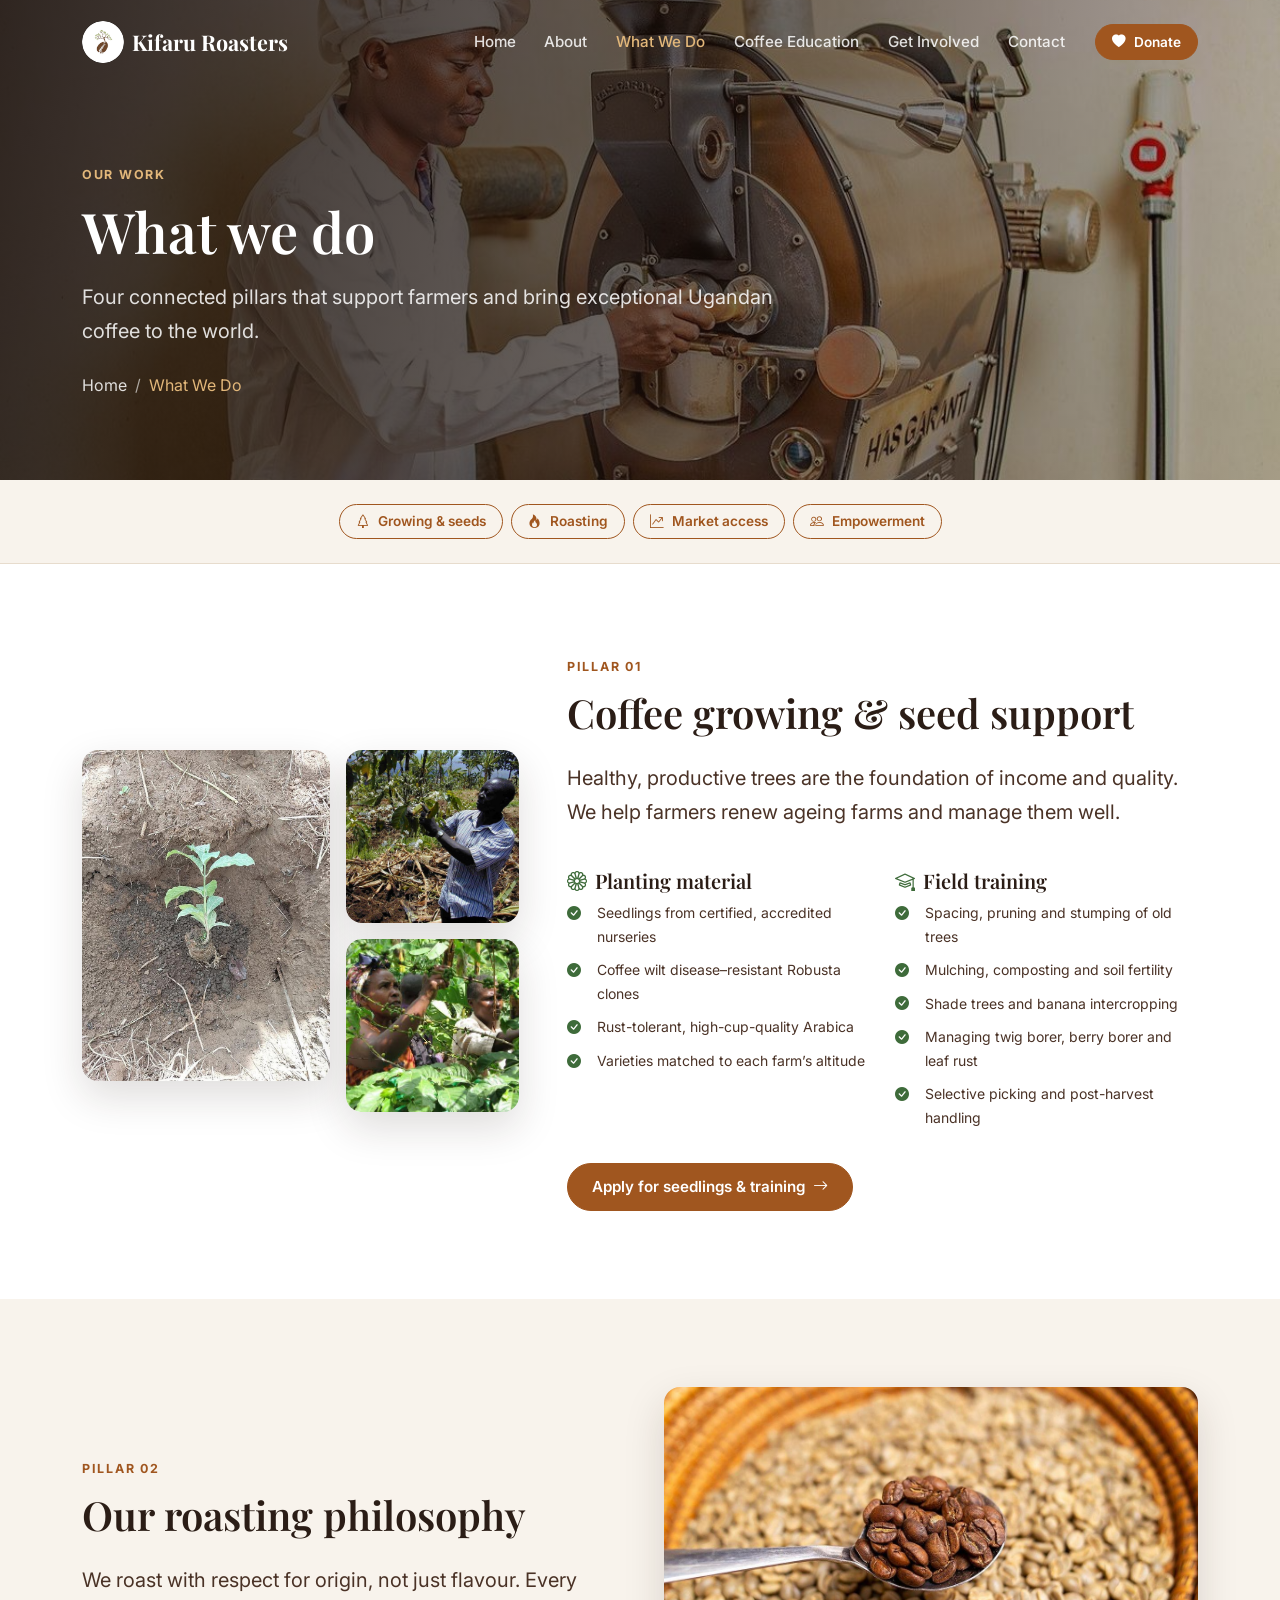
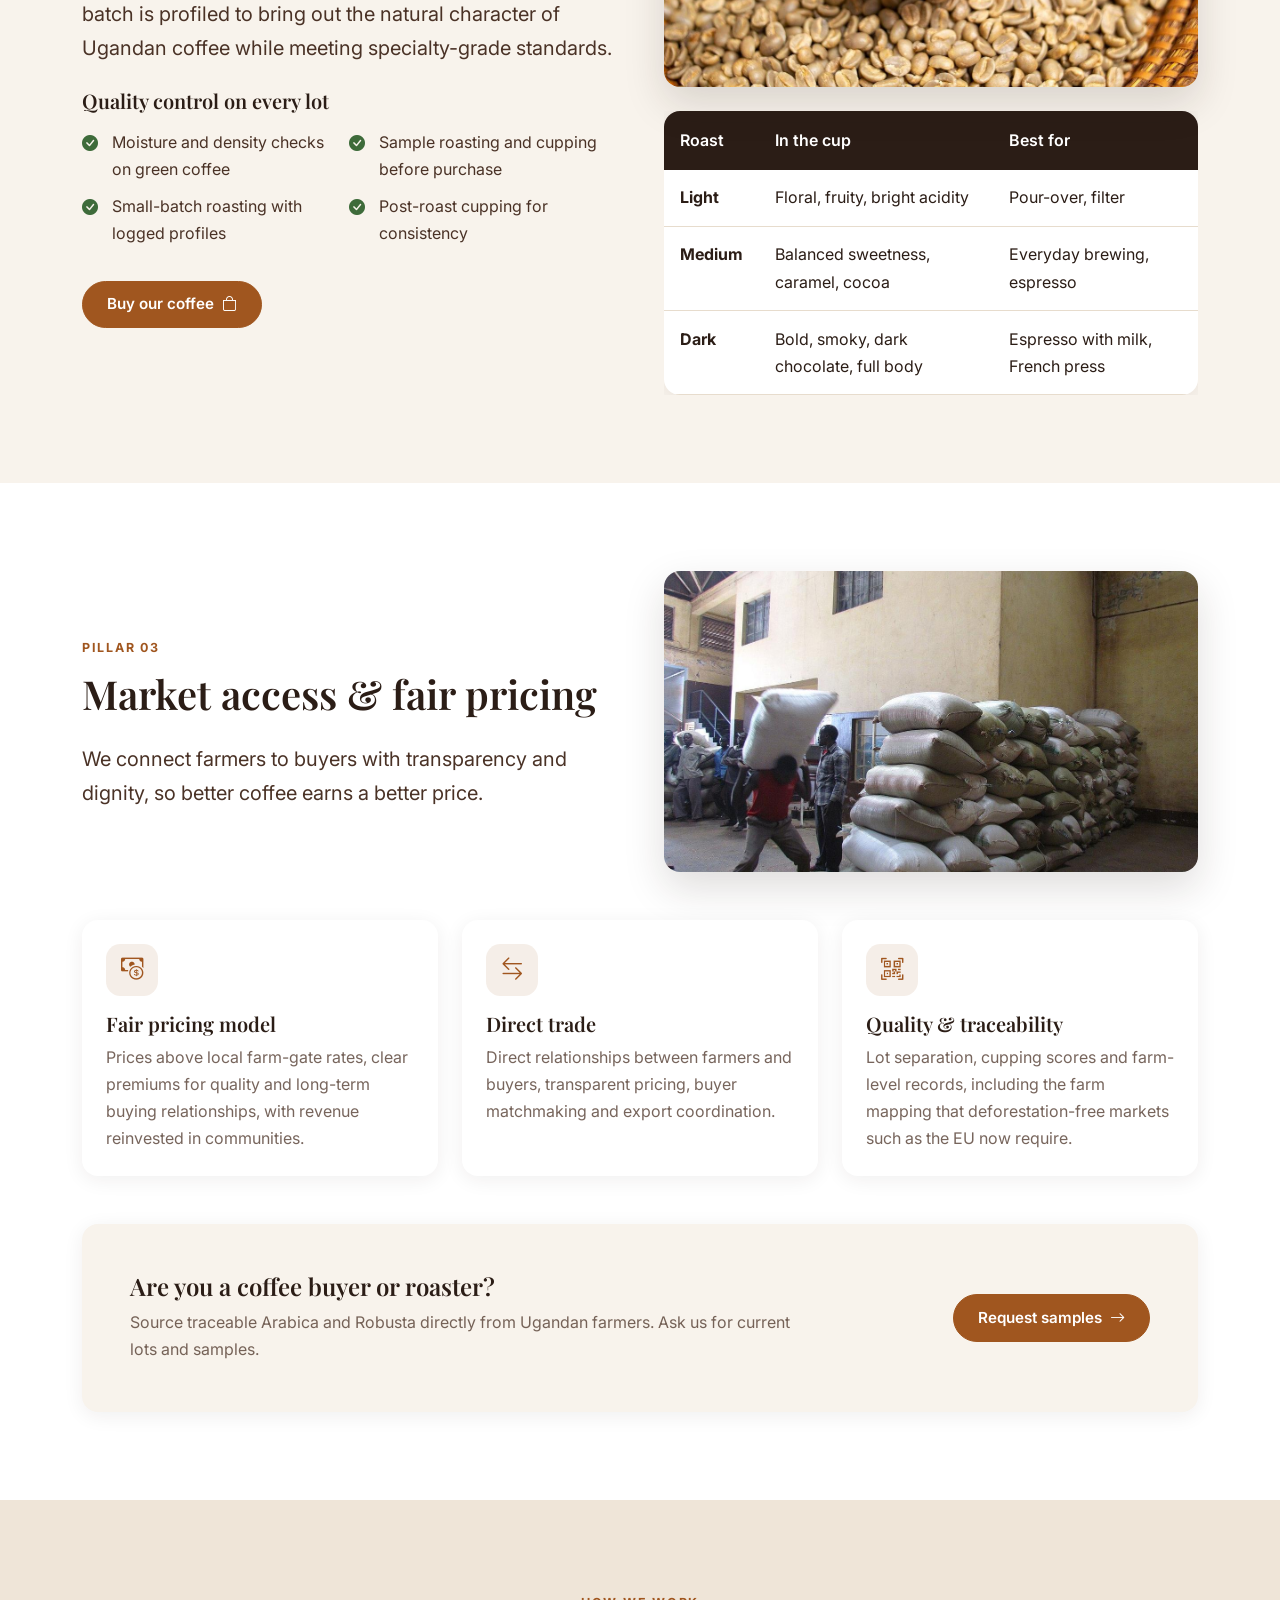
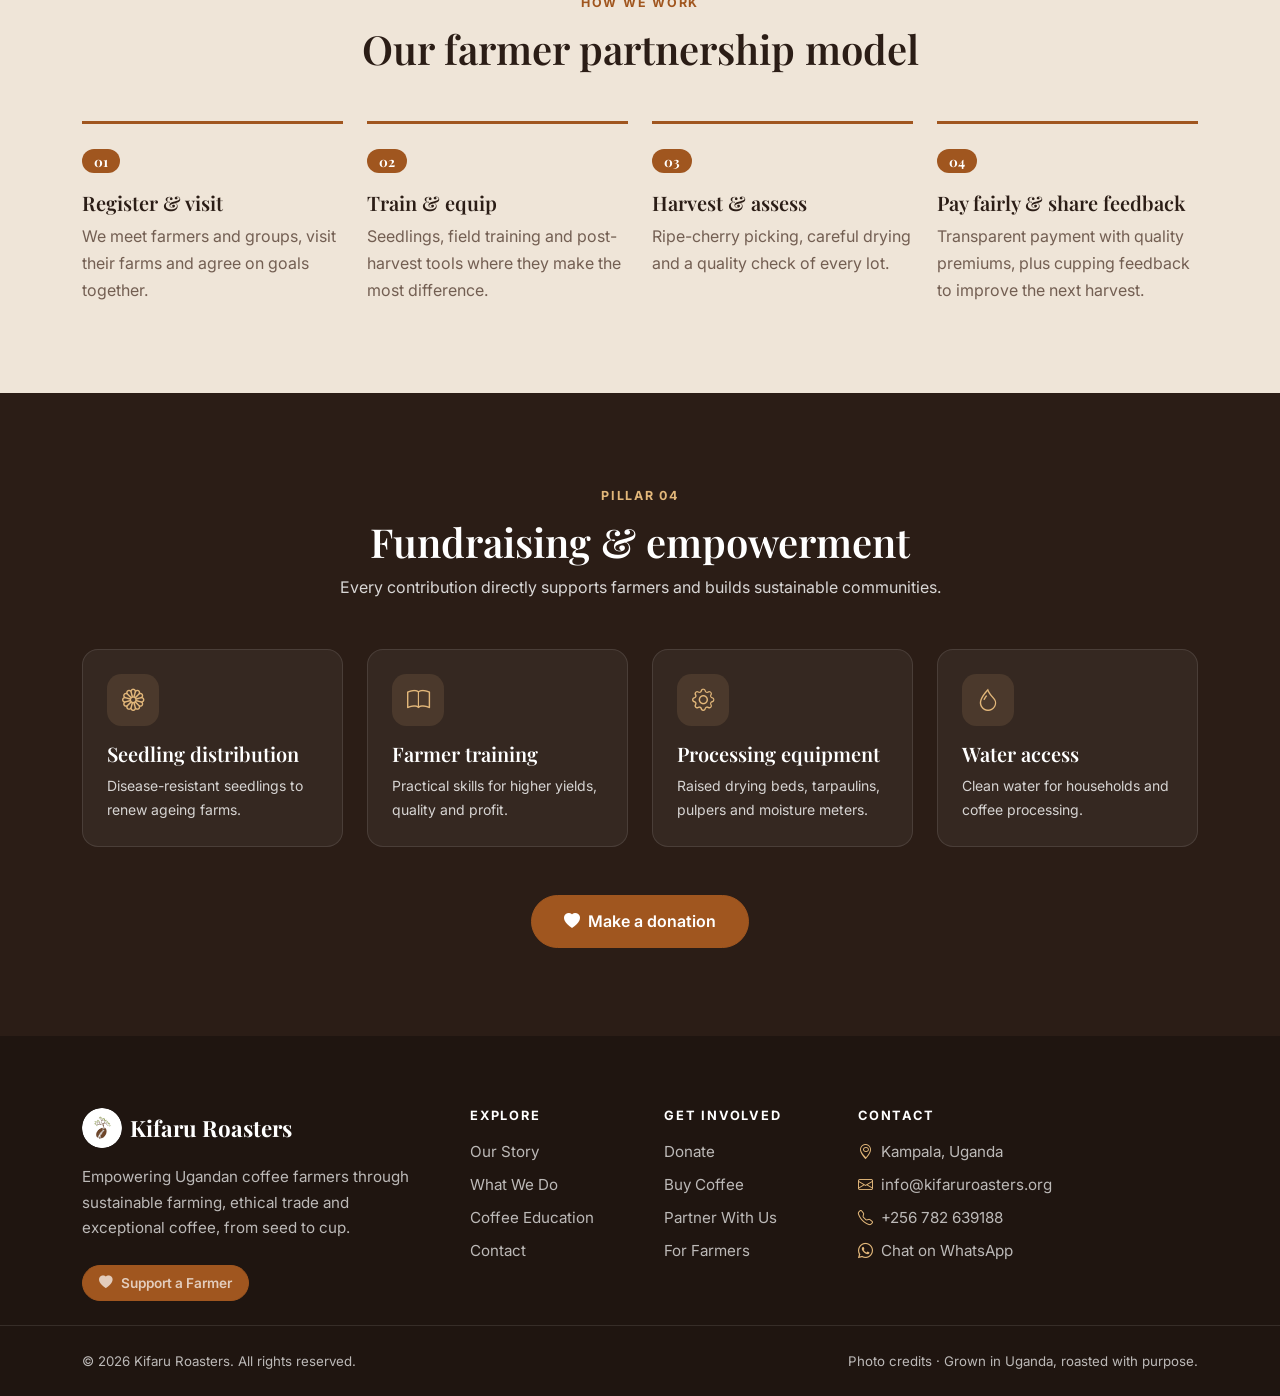
<file: services.html>
<!DOCTYPE html>
<html lang="en">

<head>
  <meta charset="utf-8">
  <meta name="viewport" content="width=device-width, initial-scale=1">
  <title>What We Do | Kifaru Roasters</title>
  <meta name="description" content="Seed and agronomy support, origin-focused roasting, fair market access and community empowerment for Ugandan coffee farmers.">
  <link rel="canonical" href="https://kifaruroasters.com/services.html">
  <meta name="theme-color" content="#2b1d16">

  <meta property="og:type" content="website">
  <meta property="og:site_name" content="Kifaru Roasters">
  <meta property="og:url" content="https://kifaruroasters.com/services.html">
  <meta property="og:title" content="What We Do | Kifaru Roasters">
  <meta property="og:description" content="Seed and agronomy support, origin-focused roasting, fair market access and community empowerment for Ugandan coffee farmers.">
  <meta property="og:image" content="https://kifaruroasters.com/assets/img/photos/roaster-at-work.jpg">
  <meta name="twitter:card" content="summary_large_image">

  <link rel="icon" href="assets/img/favicon.png">
  <link rel="apple-touch-icon" href="assets/img/apple-touch-icon.png">

  <link rel="preconnect" href="https://fonts.googleapis.com">
  <link rel="preconnect" href="https://fonts.gstatic.com" crossorigin>
  <link href="https://fonts.googleapis.com/css2?family=Inter:wght@400;500;600;700&family=Playfair+Display:ital,wght@0,500;0,600;0,700;1,500&display=swap" rel="stylesheet">

  <link href="assets/vendor/bootstrap/css/bootstrap.min.css" rel="stylesheet">
  <link href="assets/vendor/bootstrap-icons/bootstrap-icons.min.css" rel="stylesheet">
  <link href="assets/vendor/aos/aos.css" rel="stylesheet">
  <link href="assets/css/main.css" rel="stylesheet">
</head>

<body>
  <a class="visually-hidden-focusable position-absolute top-0 start-0 m-2 btn btn-primary" style="z-index:2000" href="#main">Skip to content</a>

  <nav class="navbar navbar-expand-lg navbar-dark navbar-kf fixed-top" aria-label="Main navigation">
    <div class="container">
      <a class="navbar-brand d-flex align-items-center gap-2" href="index.html">
        <img src="assets/img/logo.png" alt="" width="42" height="42" class="rounded-circle">
        <span>Kifaru Roasters</span>
      </a>
      <button class="navbar-toggler" type="button" data-bs-toggle="collapse" data-bs-target="#mainNav" aria-controls="mainNav" aria-expanded="false" aria-label="Toggle navigation">
        <span class="navbar-toggler-icon"></span>
      </button>
      <div class="collapse navbar-collapse" id="mainNav">
        <ul class="navbar-nav ms-auto mb-3 mb-lg-0 align-items-lg-center">
            <li class="nav-item"><a class="nav-link" href="index.html">Home</a></li>
            <li class="nav-item"><a class="nav-link" href="about.html">About</a></li>
            <li class="nav-item"><a class="nav-link active" href="services.html" aria-current="page">What We Do</a></li>
            <li class="nav-item"><a class="nav-link" href="coffee-education.html">Coffee Education</a></li>
            <li class="nav-item"><a class="nav-link" href="get-involved.html">Get Involved</a></li>
            <li class="nav-item"><a class="nav-link" href="contact.html">Contact</a></li>
        </ul>
        <a href="get-involved.html#donate" class="btn btn-primary btn-sm ms-lg-3"><i class="bi bi-heart-fill"></i> Donate</a>
      </div>
    </div>
  </nav>

  <main id="main">

    <header class="page-hero" style="background-image: url('assets/img/photos/roaster-at-work.jpg')">
      <div class="container">
        <div class="col-lg-8" data-aos="fade-up">
          <span class="eyebrow">Our work</span>
          <h1 class="display-4 mb-3">What we do</h1>
          <p class="lead mb-4">Four connected pillars that support farmers and bring exceptional Ugandan coffee to the world.</p>
          <nav aria-label="breadcrumb">
            <ol class="breadcrumb">
              <li class="breadcrumb-item"><a href="index.html">Home</a></li>
              <li class="breadcrumb-item active" aria-current="page">What We Do</li>
            </ol>
          </nav>
        </div>
      </div>
    </header>

    <section class="py-4 border-bottom bg-cream">
      <div class="container">
        <nav class="nav nav-pills-kf justify-content-center flex-wrap" aria-label="Page sections">
          <a class="btn btn-outline-primary btn-sm" href="#growing"><i class="bi bi-tree"></i> Growing &amp; seeds</a>
          <a class="btn btn-outline-primary btn-sm" href="#roasting"><i class="bi bi-fire"></i> Roasting</a>
          <a class="btn btn-outline-primary btn-sm" href="#market"><i class="bi bi-graph-up-arrow"></i> Market access</a>
          <a class="btn btn-outline-primary btn-sm" href="#empowerment"><i class="bi bi-people"></i> Empowerment</a>
        </nav>
      </div>
    </section>

    <section class="section" id="growing">
      <div class="container">
        <div class="row g-4 g-lg-5 align-items-center">
          <div class="col-lg-5" data-aos="fade-right">
            <div class="row g-3">
              <div class="col-7"><div class="photo ratio" style="--bs-aspect-ratio: 133%"><img src="assets/img/photos/seedling-planting.jpg" alt="A coffee seedling in its nursery sleeve, freshly planted in a prepared hole" width="800" height="1062" class="img-cover" loading="lazy" decoding="async"></div></div>
              <div class="col-5 d-flex flex-column gap-3">
                <div class="photo ratio ratio-1x1"><img src="assets/img/photos/farmer-pruning.jpg" alt="A Ugandan coffee farmer inspecting and pruning his coffee trees" width="1200" height="900" class="img-cover" loading="lazy" decoding="async"></div>
                <div class="photo ratio ratio-1x1"><img src="assets/img/photos/farmer-training.jpg" alt="Women farmers harvesting coffee during a field training" width="499" height="369" class="img-cover" loading="lazy" decoding="async"></div>
              </div>
            </div>
          </div>
          <div class="col-lg-7" data-aos="fade-left">
            <span class="eyebrow">Pillar 01</span>
            <h2 class="display-6 mb-4">Coffee growing &amp; seed support</h2>
            <p class="lead">Healthy, productive trees are the foundation of income and quality. We help farmers renew ageing farms and manage them well.</p>
            <div class="row g-4 mt-1">
              <div class="col-md-6">
                <h3 class="h5"><i class="bi bi-flower1 text-leaf me-2"></i>Planting material</h3>
                <ul class="list-check small mb-0">
                  <li>Seedlings from certified, accredited nurseries</li>
                  <li>Coffee wilt disease&ndash;resistant Robusta clones</li>
                  <li>Rust-tolerant, high-cup-quality Arabica</li>
                  <li>Varieties matched to each farm&rsquo;s altitude</li>
                </ul>
              </div>
              <div class="col-md-6">
                <h3 class="h5"><i class="bi bi-mortarboard text-leaf me-2"></i>Field training</h3>
                <ul class="list-check small mb-0">
                  <li>Spacing, pruning and stumping of old trees</li>
                  <li>Mulching, composting and soil fertility</li>
                  <li>Shade trees and banana intercropping</li>
                  <li>Managing twig borer, berry borer and leaf rust</li>
                  <li>Selective picking and post-harvest handling</li>
                </ul>
              </div>
            </div>
            <a href="get-involved.html#farmers" class="btn btn-primary mt-4">Apply for seedlings &amp; training <i class="bi bi-arrow-right"></i></a>
          </div>
        </div>
      </div>
    </section>

    <section class="section bg-cream" id="roasting">
      <div class="container">
        <div class="row g-4 g-lg-5 align-items-center">
          <div class="col-lg-6" data-aos="fade-right">
            <span class="eyebrow">Pillar 02</span>
            <h2 class="display-6 mb-4">Our roasting philosophy</h2>
            <p class="lead">We roast with respect for origin, not just flavour. Every batch is profiled to bring out the natural character of Ugandan coffee while meeting specialty-grade standards.</p>
            <h3 class="h5 mt-4 mb-3">Quality control on every lot</h3>
            <ul class="list-check row row-cols-sm-2 g-0 mb-4">
              <li class="pe-3">Moisture and density checks on green coffee</li>
              <li class="pe-3">Sample roasting and cupping before purchase</li>
              <li class="pe-3">Small-batch roasting with logged profiles</li>
              <li class="pe-3">Post-roast cupping for consistency</li>
            </ul>
            <a href="get-involved.html#buy" class="btn btn-primary">Buy our coffee <i class="bi bi-bag"></i></a>
          </div>
          <div class="col-lg-6" data-aos="fade-left">
            <div class="photo ratio ratio-16x9 mb-4"><img src="assets/img/photos/roasted-and-green.jpg" alt="A spoon of freshly roasted coffee beans resting on a basket of green coffee" width="1200" height="776" class="img-cover" loading="lazy" decoding="async"></div>
            <div class="table-responsive">
              <table class="table table-kf mb-0">
                <thead><tr><th scope="col">Roast</th><th scope="col">In the cup</th><th scope="col">Best for</th></tr></thead>
                <tbody>
                  <tr><th scope="row">Light</th><td>Floral, fruity, bright acidity</td><td>Pour-over, filter</td></tr>
                  <tr><th scope="row">Medium</th><td>Balanced sweetness, caramel, cocoa</td><td>Everyday brewing, espresso</td></tr>
                  <tr><th scope="row">Dark</th><td>Bold, smoky, dark chocolate, full body</td><td>Espresso with milk, French press</td></tr>
                </tbody>
              </table>
            </div>
          </div>
        </div>
      </div>
    </section>

    <section class="section" id="market">
      <div class="container">
        <div class="row g-4 g-lg-5 align-items-center mb-5">
          <div class="col-lg-6" data-aos="fade-right">
            <span class="eyebrow">Pillar 03</span>
            <h2 class="display-6 mb-4">Market access &amp; fair pricing</h2>
            <p class="lead mb-0">We connect farmers to buyers with transparency and dignity, so better coffee earns a better price.</p>
          </div>
          <div class="col-lg-6" data-aos="fade-left">
            <div class="photo ratio ratio-16x9"><img src="assets/img/photos/arabica-sacks.jpg" alt="Workers stacking sacks of Arabica coffee in a cooperative warehouse in Mbale" width="1200" height="773" class="img-cover" loading="lazy" decoding="async"></div>
          </div>
        </div>
        <div class="row g-4">
          <div class="col-md-4" data-aos="fade-up" data-aos-delay="0">
            <div class="card card-hover h-100 p-4">
              <span class="icon-badge mb-3"><i class="bi bi-cash-coin"></i></span>
              <h3 class="h5">Fair pricing model</h3>
              <p class="text-body-secondary mb-0">Prices above local farm-gate rates, clear premiums for quality and long-term buying relationships, with revenue reinvested in communities.</p>
            </div>
          </div>
          <div class="col-md-4" data-aos="fade-up" data-aos-delay="100">
            <div class="card card-hover h-100 p-4">
              <span class="icon-badge mb-3"><i class="bi bi-arrow-left-right"></i></span>
              <h3 class="h5">Direct trade</h3>
              <p class="text-body-secondary mb-0">Direct relationships between farmers and buyers, transparent pricing, buyer matchmaking and export coordination.</p>
            </div>
          </div>
          <div class="col-md-4" data-aos="fade-up" data-aos-delay="200">
            <div class="card card-hover h-100 p-4">
              <span class="icon-badge mb-3"><i class="bi bi-qr-code-scan"></i></span>
              <h3 class="h5">Quality &amp; traceability</h3>
              <p class="text-body-secondary mb-0">Lot separation, cupping scores and farm-level records, including the farm mapping that deforestation-free markets such as the EU now require.</p>
            </div>
          </div>
        </div>
        <div class="card bg-cream mt-5 p-4 p-lg-5" data-aos="fade-up">
          <div class="row align-items-center g-4">
            <div class="col-lg-8">
              <h3 class="h4 mb-2">Are you a coffee buyer or roaster?</h3>
              <p class="mb-0 text-body-secondary">Source traceable Arabica and Robusta directly from Ugandan farmers. Ask us for current lots and samples.</p>
            </div>
            <div class="col-lg-4 text-lg-end">
              <a href="contact.html?topic=buyer" class="btn btn-primary">Request samples <i class="bi bi-arrow-right"></i></a>
            </div>
          </div>
        </div>
      </div>
    </section>

    <section class="section bg-sand" id="model">
      <div class="container">
        <div class="section-header" data-aos="fade-up">
          <span class="eyebrow">How we work</span>
          <h2 class="display-6">Our farmer partnership model</h2>
        </div>
        <div class="row g-4">
          <div class="col-md-6 col-lg-3" data-aos="fade-up" data-aos-delay="0">
            <div class="h-100 border-top border-3 border-primary pt-4">
              <span class="step-num">01</span>
              <h3 class="h5 mt-3">Register &amp; visit</h3>
              <p class="text-body-secondary mb-0">We meet farmers and groups, visit their farms and agree on goals together.</p>
            </div>
          </div>
          <div class="col-md-6 col-lg-3" data-aos="fade-up" data-aos-delay="100">
            <div class="h-100 border-top border-3 border-primary pt-4">
              <span class="step-num">02</span>
              <h3 class="h5 mt-3">Train &amp; equip</h3>
              <p class="text-body-secondary mb-0">Seedlings, field training and post-harvest tools where they make the most difference.</p>
            </div>
          </div>
          <div class="col-md-6 col-lg-3" data-aos="fade-up" data-aos-delay="200">
            <div class="h-100 border-top border-3 border-primary pt-4">
              <span class="step-num">03</span>
              <h3 class="h5 mt-3">Harvest &amp; assess</h3>
              <p class="text-body-secondary mb-0">Ripe-cherry picking, careful drying and a quality check of every lot.</p>
            </div>
          </div>
          <div class="col-md-6 col-lg-3" data-aos="fade-up" data-aos-delay="300">
            <div class="h-100 border-top border-3 border-primary pt-4">
              <span class="step-num">04</span>
              <h3 class="h5 mt-3">Pay fairly &amp; share feedback</h3>
              <p class="text-body-secondary mb-0">Transparent payment with quality premiums, plus cupping feedback to improve the next harvest.</p>
            </div>
          </div>
        </div>
      </div>
    </section>

    <section class="section bg-espresso" id="empowerment">
      <div class="container">
        <div class="section-header" data-aos="fade-up">
          <span class="eyebrow">Pillar 04</span>
          <h2 class="display-6">Fundraising &amp; empowerment</h2>
          <p class="mb-0">Every contribution directly supports farmers and builds sustainable communities.</p>
        </div>
        <div class="row g-4">
          <div class="col-sm-6 col-lg-3" data-aos="fade-up" data-aos-delay="0">
            <div class="card h-100 p-4">
              <span class="icon-badge mb-3"><i class="bi bi-flower1"></i></span>
              <h3 class="h5">Seedling distribution</h3>
              <p class="mb-0 small">Disease-resistant seedlings to renew ageing farms.</p>
            </div>
          </div>
          <div class="col-sm-6 col-lg-3" data-aos="fade-up" data-aos-delay="100">
            <div class="card h-100 p-4">
              <span class="icon-badge mb-3"><i class="bi bi-book"></i></span>
              <h3 class="h5">Farmer training</h3>
              <p class="mb-0 small">Practical skills for higher yields, quality and profit.</p>
            </div>
          </div>
          <div class="col-sm-6 col-lg-3" data-aos="fade-up" data-aos-delay="200">
            <div class="card h-100 p-4">
              <span class="icon-badge mb-3"><i class="bi bi-gear"></i></span>
              <h3 class="h5">Processing equipment</h3>
              <p class="mb-0 small">Raised drying beds, tarpaulins, pulpers and moisture meters.</p>
            </div>
          </div>
          <div class="col-sm-6 col-lg-3" data-aos="fade-up" data-aos-delay="300">
            <div class="card h-100 p-4">
              <span class="icon-badge mb-3"><i class="bi bi-droplet"></i></span>
              <h3 class="h5">Water access</h3>
              <p class="mb-0 small">Clean water for households and coffee processing.</p>
            </div>
          </div>
        </div>
        <div class="text-center mt-5" data-aos="fade-up">
          <a href="get-involved.html#donate" class="btn btn-primary btn-lg"><i class="bi bi-heart-fill"></i> Make a donation</a>
        </div>
      </div>
    </section>

  </main>

  <footer class="site-footer pt-5">
    <div class="container py-4">
      <div class="row g-4 g-lg-5">
        <div class="col-lg-4">
          <a href="index.html" class="d-inline-flex align-items-center gap-2 mb-3 footer-brand">
            <img src="assets/img/logo.png" alt="" width="40" height="40" class="rounded-circle">
            Kifaru Roasters
          </a>
          <p class="mb-4">Empowering Ugandan coffee farmers through sustainable farming, ethical trade and exceptional coffee, from seed to cup.</p>
          <a href="get-involved.html#donate" class="btn btn-primary btn-sm"><i class="bi bi-heart-fill"></i> Support a Farmer</a>
        </div>
        <div class="col-6 col-md-4 col-lg-2">
          <h2>Explore</h2>
          <ul class="list-unstyled mb-0">
            <li><a href="about.html">Our Story</a></li>
            <li><a href="services.html">What We Do</a></li>
            <li><a href="coffee-education.html">Coffee Education</a></li>
            <li><a href="contact.html">Contact</a></li>
          </ul>
        </div>
        <div class="col-6 col-md-4 col-lg-2">
          <h2>Get Involved</h2>
          <ul class="list-unstyled mb-0">
            <li><a href="get-involved.html#donate">Donate</a></li>
            <li><a href="get-involved.html#buy">Buy Coffee</a></li>
            <li><a href="get-involved.html#partner">Partner With Us</a></li>
            <li><a href="get-involved.html#farmers">For Farmers</a></li>
          </ul>
        </div>
        <div class="col-md-4 col-lg-4">
          <h2>Contact</h2>
          <ul class="list-unstyled mb-0">
            <li class="d-flex gap-2"><i class="bi bi-geo-alt text-crema"></i> Kampala, Uganda</li>
            <li class="d-flex gap-2"><i class="bi bi-envelope text-crema"></i> <a href="mailto:info@kifaruroasters.org">info@kifaruroasters.org</a></li>
            <li class="d-flex gap-2"><i class="bi bi-telephone text-crema"></i> <a href="tel:+256782639188">+256 782 639188</a></li>
            <li class="d-flex gap-2"><i class="bi bi-whatsapp text-crema"></i> <a href="https://wa.me/256782639188" target="_blank" rel="noopener">Chat on WhatsApp</a></li>
          </ul>
        </div>
      </div>
    </div>
    <div class="border-top py-4">
      <div class="container d-flex flex-column flex-md-row justify-content-between gap-2 small">
        <p class="mb-0">&copy; <span data-year>2026</span> Kifaru Roasters. All rights reserved.</p>
        <p class="mb-0"><a href="credits.html">Photo credits</a> &middot; Grown in Uganda, roasted with purpose.</p>
      </div>
    </div>
  </footer>

  <a href="#" class="back-to-top" aria-label="Back to top"><i class="bi bi-arrow-up-short"></i></a>

  <script src="assets/vendor/bootstrap/js/bootstrap.bundle.min.js"></script>
  <script src="assets/vendor/aos/aos.js"></script>
  <script src="assets/js/main.js"></script>
</body>

</html>
</file>
<file: assets/css/main.css>
/*
 * Kifaru Roasters — site theme
 * Built on Bootstrap 5.3. This file only sets brand tokens and a few
 * components Bootstrap does not ship. Prefer Bootstrap utility classes
 * in the HTML before adding new rules here.
 */

/* ------------------------------------------------------------------
   1. Brand tokens
------------------------------------------------------------------- */
:root {
  --kf-espresso: #2b1d16;   /* darkest brown: headings, dark sections */
  --kf-roast: #4a3226;      /* body text on light backgrounds */
  --kf-caramel: #a0561f;    /* primary brand / buttons (AA on white) */
  --kf-caramel-dark: #7f4317;
  --kf-crema: #e2b77a;      /* highlight on dark backgrounds */
  --kf-leaf: #3e6b3a;       /* secondary accent: farming, Arabica */
  --kf-cream: #f8f3ec;      /* light section background */
  --kf-sand: #efe5d8;
  --kf-radius: 1rem;

  --kf-font-heading: "Playfair Display", Georgia, serif;
  --kf-font-body: "Inter", system-ui, -apple-system, "Segoe UI", Roboto, sans-serif;

  /* Map brand onto Bootstrap variables */
  --bs-primary: var(--kf-caramel);
  --bs-primary-rgb: 160, 86, 31;
  --bs-success: var(--kf-leaf);
  --bs-success-rgb: 62, 107, 58;
  --bs-dark-rgb: 43, 29, 22;
  --bs-body-font-family: var(--kf-font-body);
  --bs-body-color: var(--kf-roast);
  --bs-body-bg: #fff;
  --bs-emphasis-color: var(--kf-espresso);
  --bs-secondary-color: rgba(74, 50, 38, .75);
  --bs-link-color: var(--kf-caramel);
  --bs-link-color-rgb: 160, 86, 31;
  --bs-link-hover-color: var(--kf-caramel-dark);
  --bs-link-hover-color-rgb: 127, 67, 23;
  --bs-border-color: #e7dccd;
  --bs-border-radius-lg: var(--kf-radius);
  --bs-border-radius-xl: 1.25rem;
}

html { scroll-padding-top: 5rem; }
body { -webkit-font-smoothing: antialiased; line-height: 1.7; }
main { overflow-x: clip; } /* keeps slide-in animations from causing sideways scroll */

h1, h2, h3, h4, .h1, .h2, .h3, .h4, .display-1, .display-2, .display-3, .display-4, .display-5, .display-6 {
  font-family: var(--kf-font-heading);
  color: var(--kf-espresso);
  font-weight: 600;
  line-height: 1.2;
}
h5, h6, .h5, .h6 { color: var(--kf-espresso); font-weight: 600; }
.lead { font-weight: 400; }

/* ------------------------------------------------------------------
   2. Buttons — one shape everywhere: pill, medium weight
------------------------------------------------------------------- */
.btn {
  --bs-btn-padding-x: 1.5rem;
  --bs-btn-padding-y: .7rem;
  --bs-btn-font-weight: 600;
  --bs-btn-border-radius: 50rem;
  --bs-btn-font-size: .95rem;
  display: inline-flex;
  align-items: center;
  justify-content: center;
  gap: .5rem;
  transition: transform .2s ease, background-color .2s ease, color .2s ease, border-color .2s ease;
}
.btn:hover { transform: translateY(-1px); }
.btn-lg { --bs-btn-padding-x: 2rem; --bs-btn-padding-y: .85rem; --bs-btn-font-size: 1rem; --bs-btn-border-radius: 50rem; }
.btn-sm { --bs-btn-padding-x: 1rem; --bs-btn-padding-y: .4rem; --bs-btn-font-size: .85rem; --bs-btn-border-radius: 50rem; }

.btn-primary {
  --bs-btn-bg: var(--kf-caramel);
  --bs-btn-border-color: var(--kf-caramel);
  --bs-btn-hover-bg: var(--kf-caramel-dark);
  --bs-btn-hover-border-color: var(--kf-caramel-dark);
  --bs-btn-active-bg: var(--kf-caramel-dark);
  --bs-btn-active-border-color: var(--kf-caramel-dark);
  --bs-btn-disabled-bg: var(--kf-caramel);
  --bs-btn-disabled-border-color: var(--kf-caramel);
  --bs-btn-focus-shadow-rgb: 160, 86, 31;
}
.btn-outline-primary {
  --bs-btn-color: var(--kf-caramel);
  --bs-btn-border-color: var(--kf-caramel);
  --bs-btn-hover-bg: var(--kf-caramel);
  --bs-btn-hover-border-color: var(--kf-caramel);
  --bs-btn-active-bg: var(--kf-caramel-dark);
  --bs-btn-active-border-color: var(--kf-caramel-dark);
  --bs-btn-focus-shadow-rgb: 160, 86, 31;
}
.btn-outline-light { --bs-btn-hover-color: var(--kf-espresso); }

.link-arrow {
  font-weight: 600;
  text-decoration: none;
  display: inline-flex;
  align-items: center;
  gap: .4rem;
}
.link-arrow i { transition: transform .2s ease; }
.link-arrow:hover i { transform: translateX(4px); }

.form-control, .form-select { border-radius: .75rem; padding: .75rem 1rem; }
.form-control:focus, .form-select:focus {
  border-color: var(--kf-caramel);
  box-shadow: 0 0 0 .25rem rgba(160, 86, 31, .15);
}

/* ------------------------------------------------------------------
   3. Navigation
------------------------------------------------------------------- */
.navbar-kf {
  --bs-navbar-padding-y: 1rem;
  --bs-navbar-color: rgba(255, 255, 255, .85);
  --bs-navbar-hover-color: #fff;
  --bs-navbar-active-color: var(--kf-crema);
  --bs-navbar-brand-color: #fff;
  --bs-navbar-brand-hover-color: #fff;
  --bs-navbar-toggler-border-color: rgba(255, 255, 255, .35);
  --bs-navbar-toggler-icon-bg: url("data:image/svg+xml,%3csvg xmlns='http://www.w3.org/2000/svg' viewBox='0 0 30 30'%3e%3cpath stroke='rgba%28255, 255, 255, 0.9%29' stroke-linecap='round' stroke-miterlimit='10' stroke-width='2' d='M4 7h22M4 15h22M4 23h22'/%3e%3c/svg%3e");
  transition: background-color .3s ease, padding .3s ease, box-shadow .3s ease;
}
.navbar-kf .navbar-brand { font-family: var(--kf-font-heading); font-weight: 700; font-size: 1.35rem; }
.navbar-kf .navbar-brand img { width: 42px; height: 42px; }
.navbar-kf .nav-link { font-weight: 500; font-size: .95rem; padding-inline: .9rem !important; }
.navbar-kf.is-scrolled, .navbar-kf.is-open {
  --bs-navbar-padding-y: .55rem;
  background-color: rgba(43, 29, 22, .97);
  box-shadow: 0 6px 24px rgba(0, 0, 0, .18);
}
@media (max-width: 991.98px) {
  .navbar-kf .navbar-collapse { padding-block: 1rem; }
  .navbar-kf .nav-link { padding-block: .6rem; }
}

/* ------------------------------------------------------------------
   4. Hero and page headers
------------------------------------------------------------------- */
.hero, .page-hero, .cta-banner {
  position: relative;
  isolation: isolate;
  color: #fff;
  background-color: var(--kf-espresso);
  background-size: cover;
  background-position: center;
}
/* Dark gradient overlay keeps text readable on any photo */
.hero::before, .page-hero::before, .cta-banner::before {
  content: "";
  position: absolute;
  inset: 0;
  z-index: -1;
  background: linear-gradient(100deg, rgba(25, 15, 10, .9) 0%, rgba(25, 15, 10, .65) 50%, rgba(25, 15, 10, .3) 100%);
}
.hero { min-height: 100vh; min-height: 100svh; padding: 8rem 0 6rem; }
.page-hero { padding: 10rem 0 5rem; }
.hero h1, .page-hero h1, .cta-banner h2 { color: #fff; }
.hero .lead, .page-hero .lead { color: rgba(255, 255, 255, .85); }
@media (max-width: 767.98px) {
  .hero::before, .page-hero::before { background: rgba(25, 15, 10, .72); }
}

.page-hero .breadcrumb { --bs-breadcrumb-divider-color: rgba(255, 255, 255, .6); --bs-breadcrumb-item-active-color: var(--kf-crema); margin: 0; }
.page-hero .breadcrumb a { color: rgba(255, 255, 255, .85); text-decoration: none; }
.page-hero .breadcrumb a:hover { color: #fff; }

.eyebrow {
  display: inline-block;
  font-family: var(--kf-font-body);
  font-size: .78rem;
  font-weight: 700;
  letter-spacing: .14em;
  text-transform: uppercase;
  color: var(--kf-caramel);
  margin-bottom: .75rem;
}
.bg-espresso .eyebrow, .hero .eyebrow, .page-hero .eyebrow, .cta-banner .eyebrow { color: var(--kf-crema); }

/* ------------------------------------------------------------------
   5. Sections and surfaces
------------------------------------------------------------------- */
.section { padding: 5.5rem 0; }
@media (max-width: 767.98px) { .section { padding: 4rem 0; } }
.section-header { max-width: 720px; margin: 0 auto 3rem; text-align: center; }

.bg-cream { background-color: var(--kf-cream); }
.bg-sand { background-color: var(--kf-sand); }
.bg-espresso { background-color: var(--kf-espresso); color: rgba(255, 255, 255, .82); }
.bg-espresso h1, .bg-espresso h2, .bg-espresso h3, .bg-espresso h4, .bg-espresso h5 { color: #fff; }
.text-crema { color: var(--kf-crema) !important; }
.text-leaf { color: var(--kf-leaf) !important; }

.card {
  --bs-card-border-width: 0;
  --bs-card-border-radius: var(--kf-radius);
  --bs-card-inner-border-radius: var(--kf-radius);
  box-shadow: 0 .25rem 1.25rem rgba(43, 29, 22, .07);
  transition: transform .25s ease, box-shadow .25s ease;
}
.card-hover:hover { transform: translateY(-4px); box-shadow: 0 1rem 2.5rem rgba(43, 29, 22, .12); }
.bg-espresso .card { background-color: rgba(255, 255, 255, .05); color: rgba(255, 255, 255, .8); box-shadow: none; border: 1px solid rgba(255, 255, 255, .1); }
.bg-espresso .card h3, .bg-espresso .card h4 { color: #fff; }

.img-cover { width: 100%; height: 100%; object-fit: cover; }
.photo { border-radius: var(--kf-radius); overflow: hidden; box-shadow: 0 1rem 2.5rem rgba(43, 29, 22, .15); }
.card .ratio img { object-fit: cover; }
.photo iframe { width: 100%; height: 100%; }

.icon-badge {
  width: 3.25rem;
  height: 3.25rem;
  flex-shrink: 0;
  display: inline-flex;
  align-items: center;
  justify-content: center;
  border-radius: .9rem;
  font-size: 1.4rem;
  color: var(--kf-caramel);
  background-color: rgba(160, 86, 31, .1);
}
.icon-badge.is-leaf { color: var(--kf-leaf); background-color: rgba(62, 107, 58, .1); }
.bg-espresso .icon-badge { color: var(--kf-crema); background-color: rgba(226, 183, 122, .12); }

.step-num {
  font-family: var(--kf-font-heading);
  font-size: .85rem;
  font-weight: 700;
  color: #fff;
  background: var(--kf-caramel);
  border-radius: 50rem;
  padding: .2rem .75rem;
}

/* Floating label on images */
.photo-wrap { position: relative; }
.photo-badge {
  position: absolute;
  left: 1.25rem;
  bottom: 1.25rem;
  display: flex;
  align-items: center;
  gap: .75rem;
  background: #fff;
  border-radius: .9rem;
  padding: .75rem 1rem;
  box-shadow: 0 .75rem 2rem rgba(0, 0, 0, .18);
}
.photo-badge strong { display: block; color: var(--kf-espresso); line-height: 1.2; }
.photo-badge small { color: var(--bs-secondary-color); }

/* Stats */
.stats-bar { margin-top: -4rem; position: relative; z-index: 2; }
.stat-value { font-family: var(--kf-font-heading); font-weight: 700; font-size: clamp(1.9rem, 3vw, 2.5rem); color: var(--kf-caramel); line-height: 1.1; }
.stat-label { font-size: .9rem; color: var(--bs-secondary-color); }

/* Check lists */
.list-check { list-style: none; padding-left: 0; }
.list-check li { position: relative; padding-left: 1.9rem; margin-bottom: .6rem; }
.list-check li::before {
  content: "\F26A"; /* bi-check-circle-fill */
  font-family: "bootstrap-icons";
  position: absolute;
  left: 0;
  top: .05rem;
  color: var(--kf-leaf);
}
.bg-espresso .list-check li::before { color: var(--kf-crema); }

/* Fact list inside coffee cards */
.fact-list { display: grid; grid-template-columns: max-content 1fr; gap: .4rem 1rem; margin: 0; }
.fact-list dt { font-weight: 600; color: var(--kf-espresso); }
.fact-list dd { margin: 0; }

/* Testimonials */
.quote-card .bi-quote { font-size: 2.5rem; line-height: 1; color: var(--kf-crema); }
.avatar {
  width: 3rem;
  height: 3rem;
  border-radius: 50%;
  display: inline-flex;
  align-items: center;
  justify-content: center;
  font-weight: 700;
  color: #fff;
  background: var(--kf-caramel);
  flex-shrink: 0;
}

/* CTA banner with photo */
.cta-banner { border-radius: 1.5rem; overflow: hidden; }
.cta-banner::before { background: linear-gradient(90deg, rgba(25, 15, 10, .92) 0%, rgba(25, 15, 10, .8) 60%, rgba(25, 15, 10, .6) 100%); }
.cta-banner.text-center::before { background: rgba(25, 15, 10, .8); }

/* Tables */
.table-kf { --bs-table-bg: #fff; border-radius: var(--kf-radius); overflow: hidden; box-shadow: 0 .25rem 1.25rem rgba(43, 29, 22, .07); }
.table-kf thead th { background: var(--kf-espresso); color: #fff; font-weight: 600; border: 0; padding: 1rem; }
.table-kf td, .table-kf th[scope="row"] { padding: .9rem 1rem; vertical-align: top; }

/* Accordion */
.accordion { --bs-accordion-active-bg: var(--kf-cream); --bs-accordion-active-color: var(--kf-espresso); --bs-accordion-btn-focus-box-shadow: 0 0 0 .25rem rgba(160, 86, 31, .15); --bs-accordion-border-radius: var(--kf-radius); --bs-accordion-inner-border-radius: var(--kf-radius); }
.accordion-button { font-weight: 600; }

/* Quick nav pills */
.nav-pills-kf { gap: .5rem; }

/* ------------------------------------------------------------------
   6. Footer
------------------------------------------------------------------- */
.site-footer { background: #1f1510; color: rgba(255, 255, 255, .7); font-size: .95rem; }
.site-footer h2 { font-family: var(--kf-font-body); font-size: .8rem; font-weight: 700; letter-spacing: .14em; text-transform: uppercase; color: #fff; margin-bottom: 1rem; }
.site-footer a { color: rgba(255, 255, 255, .7); text-decoration: none; }
.site-footer a:hover { color: var(--kf-crema); }
.site-footer .footer-brand { font-family: var(--kf-font-heading); font-size: 1.4rem; font-weight: 700; color: #fff; }
.site-footer li { margin-bottom: .45rem; }
.site-footer .border-top { border-color: rgba(255, 255, 255, .1) !important; }

/* Back to top */
.back-to-top {
  position: fixed;
  right: 1rem;
  bottom: 1rem;
  z-index: 1030;
  width: 2.75rem;
  height: 2.75rem;
  border-radius: 50%;
  display: inline-flex;
  align-items: center;
  justify-content: center;
  background: var(--kf-caramel);
  color: #fff;
  font-size: 1.5rem;
  opacity: 0;
  visibility: hidden;
  transition: opacity .3s ease, visibility .3s ease;
}
.back-to-top.is-visible { opacity: 1; visibility: visible; }
.back-to-top:hover { color: #fff; background: var(--kf-caramel-dark); }

@media (prefers-reduced-motion: reduce) {
  *, *::before, *::after { transition: none !important; animation: none !important; }
  html { scroll-behavior: auto; }
}
</file>
